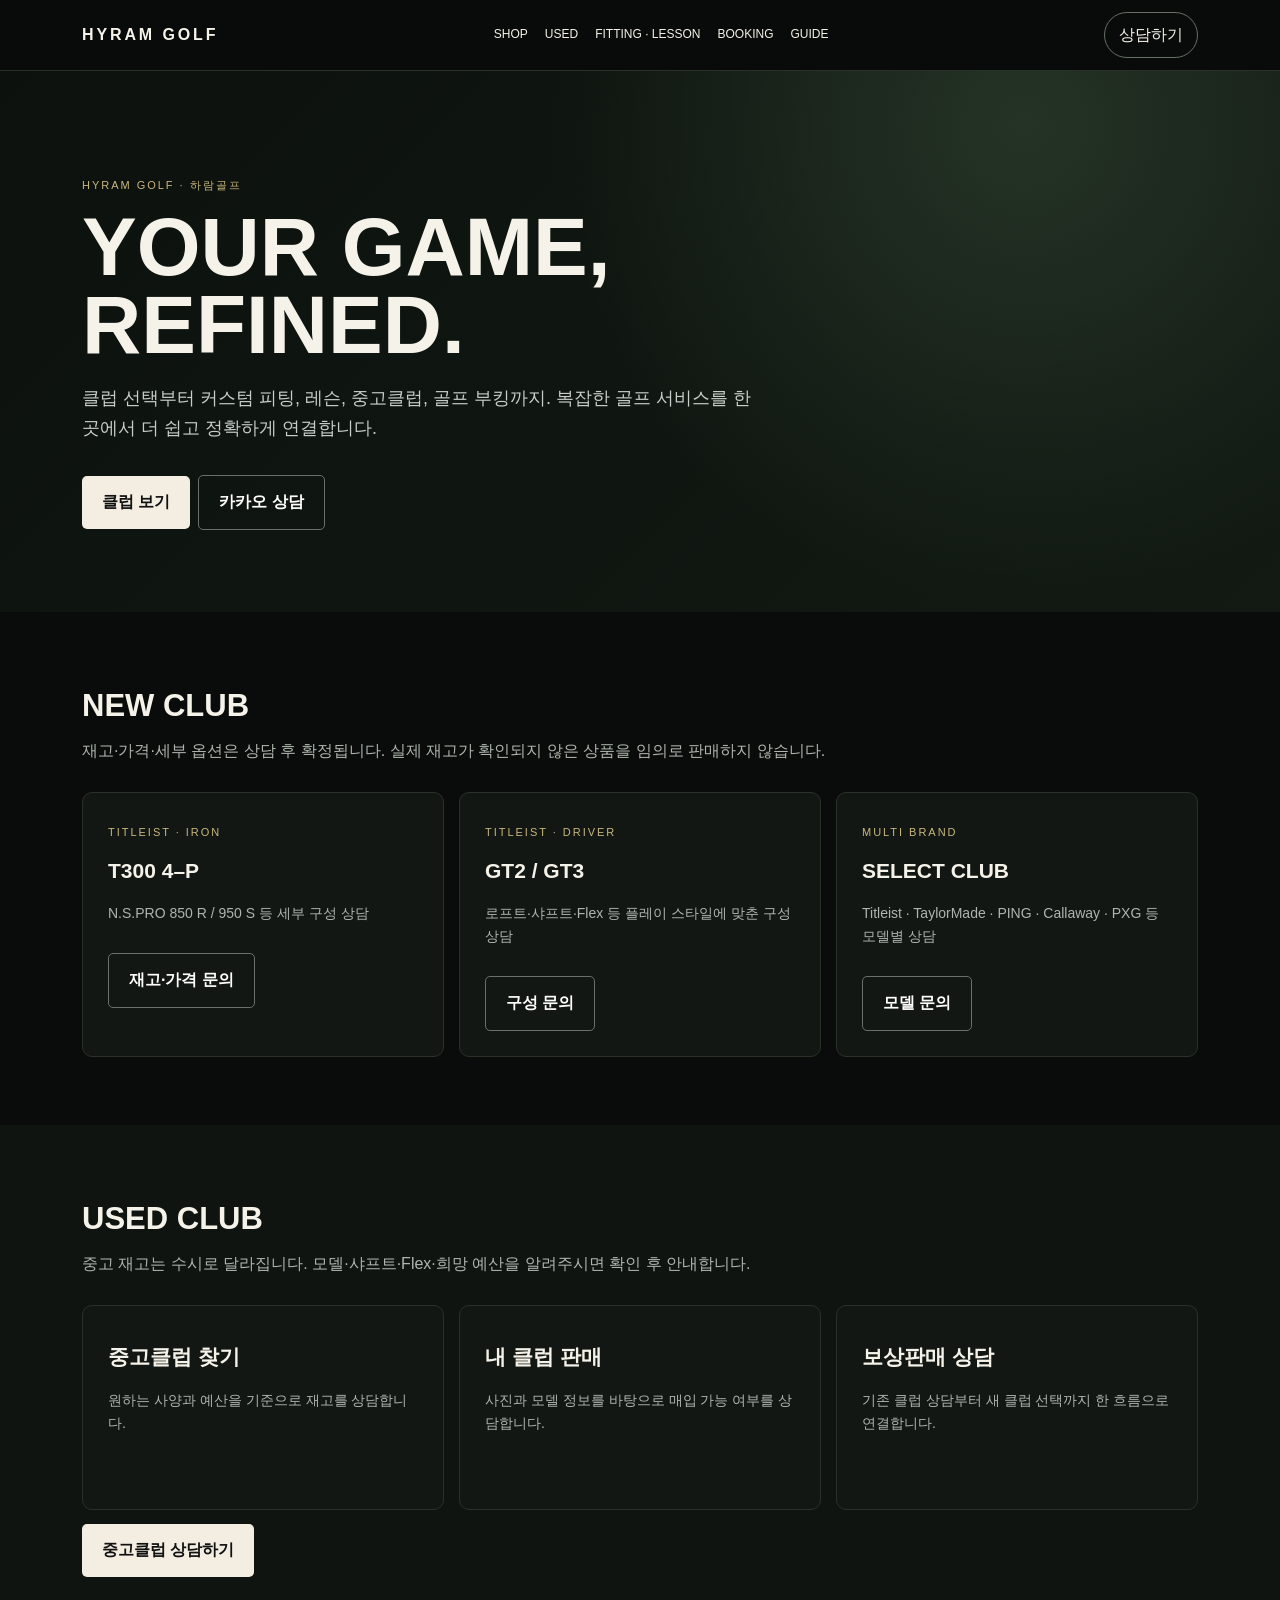
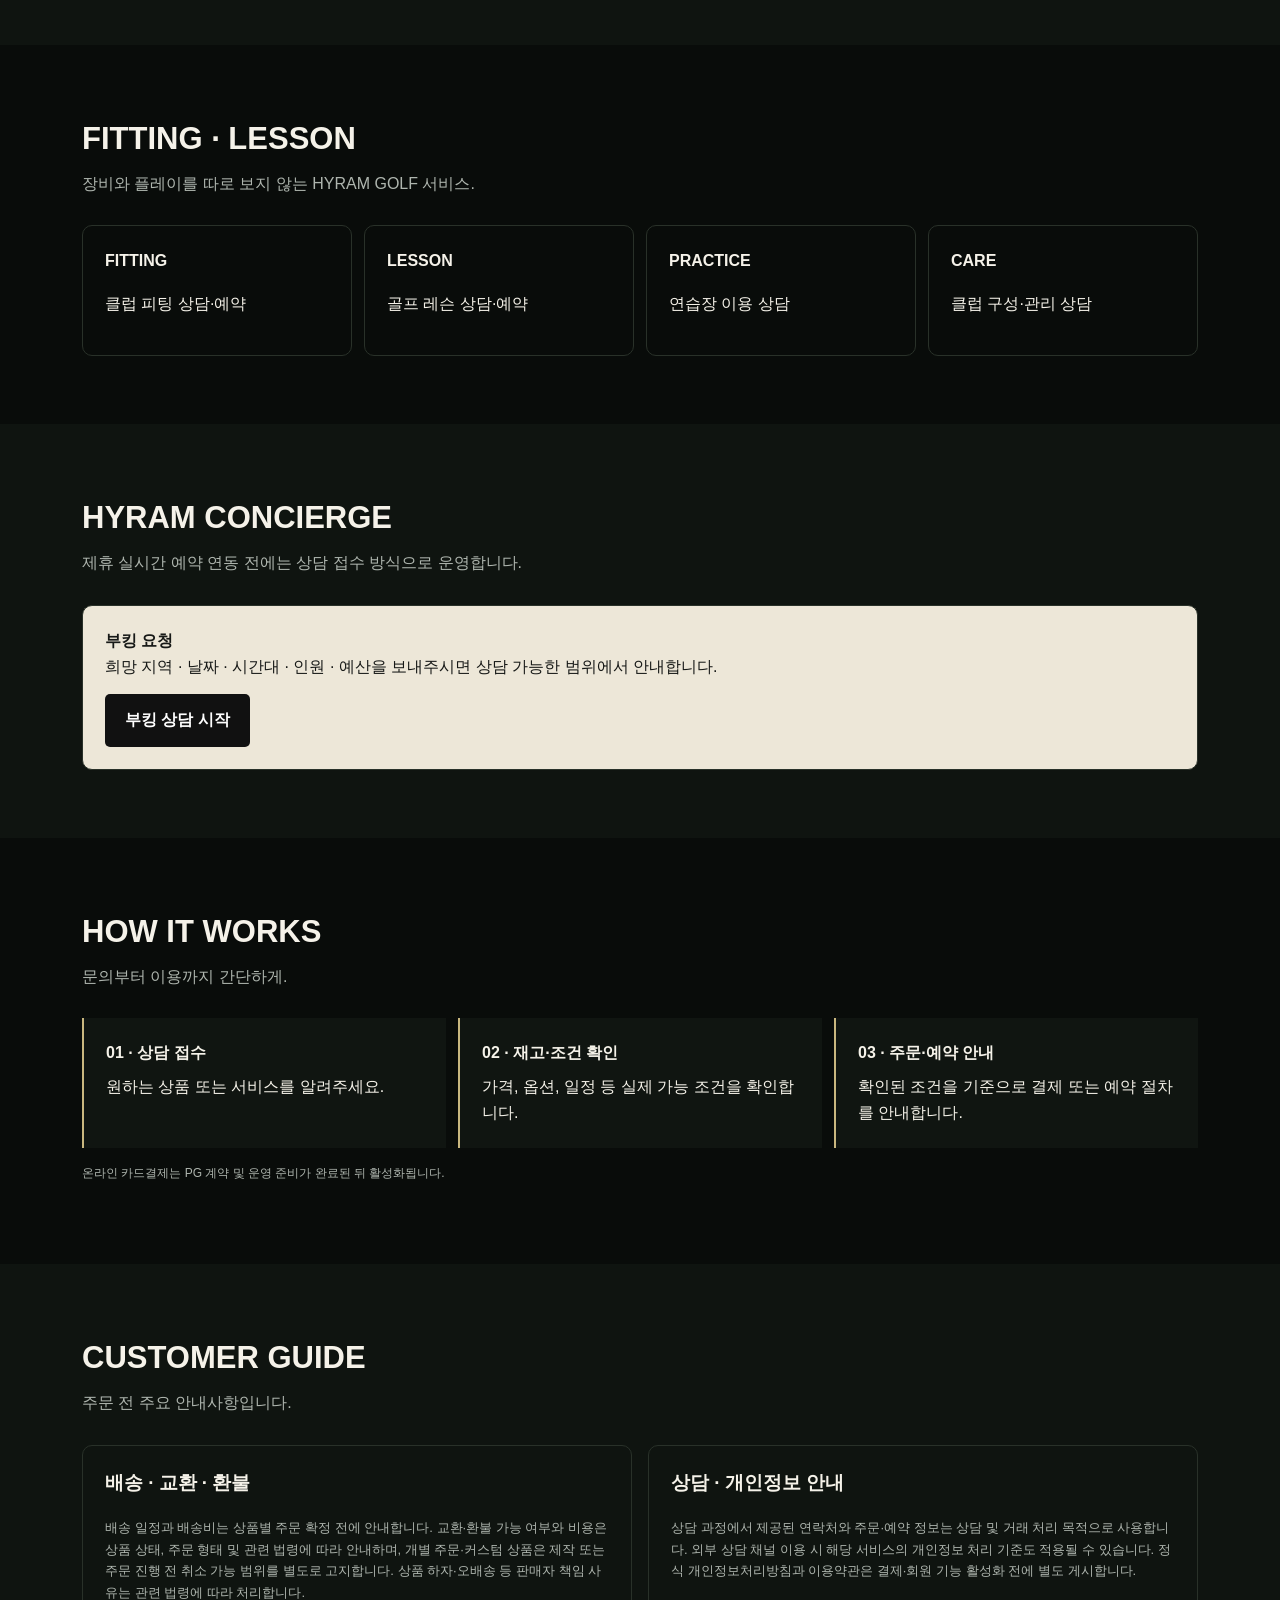
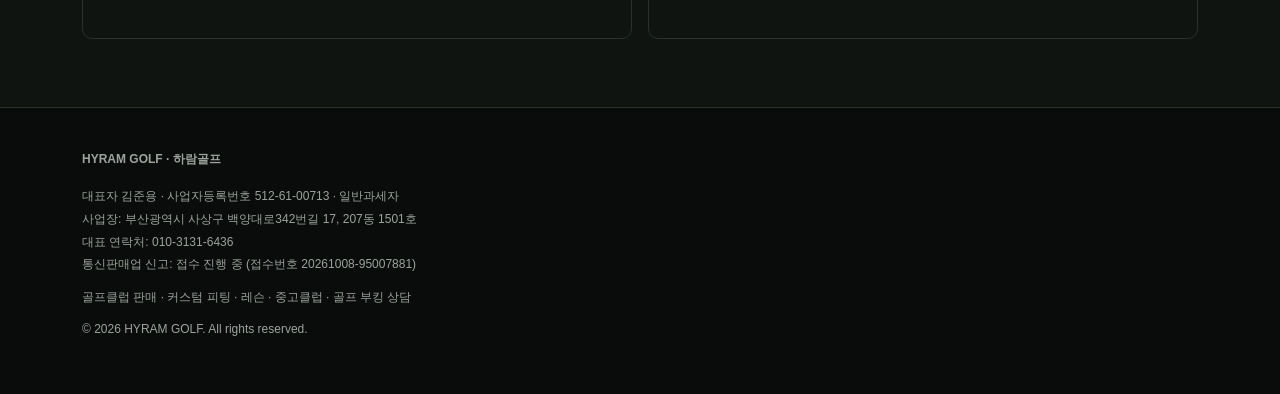
<file: index.html>
<!doctype html>
<html lang="ko"><head><meta charset="utf-8"><meta name="viewport" content="width=device-width,initial-scale=1">
<title>HYRAM GOLF | 하람골프</title>
<meta name="description" content="HYRAM GOLF 하람골프 | 골프클럽 판매, 커스텀 피팅, 레슨, 중고클럽 및 부킹 상담">
<style>
:root{--bg:#090c0a;--panel:#121713;--line:#293129;--text:#f5f2e9;--muted:#aeb5ae;--gold:#c9b77f}
*{box-sizing:border-box}html{scroll-behavior:smooth}body{margin:0;background:var(--bg);color:var(--text);font-family:Arial,"Noto Sans KR",sans-serif;line-height:1.65}a{color:inherit;text-decoration:none}.wrap{max-width:1160px;margin:auto;padding:0 22px}
header{position:sticky;top:0;z-index:20;background:#090c0aee;border-bottom:1px solid var(--line);backdrop-filter:blur(10px)}.nav{min-height:70px;display:flex;align-items:center;justify-content:space-between;gap:18px}.brand{font-weight:900;letter-spacing:.18em}.links{display:flex;gap:17px;font-size:12px}.talk{border:1px solid #667066;padding:9px 14px;border-radius:999px}
.hero{padding:105px 0 82px;background:radial-gradient(circle at 80% 10%,#253326 0,transparent 42%),linear-gradient(135deg,#0c110d,#121a13)}.eyebrow,.tag{color:var(--gold);font-size:11px;letter-spacing:.18em}.hero h1{font-size:clamp(44px,8vw,82px);line-height:.95;margin:14px 0 20px}.hero p{max-width:690px;color:#c8cdc8;font-size:18px}.btn{display:inline-block;margin:14px 8px 0 0;padding:13px 20px;background:#f3eee1;color:#111;font-weight:800;border-radius:5px}.btn.alt{background:transparent;color:#fff;border:1px solid #687168}
.section{padding:68px 0}.section.alt{background:#0f1410}.section h2{font-size:31px;margin:0 0 7px}.sub{color:var(--muted);margin:0 0 28px}.grid{display:grid;grid-template-columns:repeat(3,1fr);gap:15px}.card{background:var(--panel);border:1px solid var(--line);padding:25px;min-height:205px;border-radius:10px}.card h3{margin:9px 0;font-size:21px}.card p{color:var(--muted);font-size:14px}.service{display:grid;grid-template-columns:repeat(4,1fr);gap:12px}.service div,.notice{border:1px solid var(--line);padding:22px;border-radius:10px}.notice{background:#ede7d8;color:#171917}.notice .btn{background:#111;color:#fff}
.steps{display:grid;grid-template-columns:repeat(3,1fr);gap:12px}.step{padding:22px;border-left:2px solid var(--gold);background:#101511}.step b{display:block;margin-bottom:7px}
.policy{display:grid;grid-template-columns:1fr 1fr;gap:16px}.policy article{padding:22px;border:1px solid var(--line);border-radius:10px}.policy h3{margin-top:0}.policy p{color:var(--muted);font-size:13px}
.footer{padding:42px 0;border-top:1px solid var(--line);color:#9da39d;font-size:12px}.biz{margin-top:15px;line-height:1.9}.warn{font-size:12px;color:#aeb5ae;margin-top:16px}
@media(max-width:780px){.links{display:none}.grid,.service,.steps,.policy{grid-template-columns:1fr}.hero{padding:72px 0 58px}.hero p{font-size:16px}.nav{min-height:62px}.card{min-height:0}}
</style></head><body>
<header><div class="wrap nav"><a class="brand" href="#">HYRAM GOLF</a><nav class="links"><a href="#shop">SHOP</a><a href="#used">USED</a><a href="#service">FITTING · LESSON</a><a href="#booking">BOOKING</a><a href="#guide">GUIDE</a></nav><a class="talk" href="https://open.kakao.com/o/gaQIRfSi" target="_blank" rel="noopener">상담하기</a></div></header>
<main>
<section class="hero"><div class="wrap"><div class="eyebrow">HYRAM GOLF · 하람골프</div><h1>YOUR GAME,<br>REFINED.</h1><p>클럽 선택부터 커스텀 피팅, 레슨, 중고클럽, 골프 부킹까지. 복잡한 골프 서비스를 한 곳에서 더 쉽고 정확하게 연결합니다.</p><a class="btn" href="#shop">클럽 보기</a><a class="btn alt" href="https://open.kakao.com/o/gaQIRfSi" target="_blank" rel="noopener">카카오 상담</a></div></section>

<section id="shop" class="section"><div class="wrap"><h2>NEW CLUB</h2><p class="sub">재고·가격·세부 옵션은 상담 후 확정됩니다. 실제 재고가 확인되지 않은 상품을 임의로 판매하지 않습니다.</p><div class="grid">
<div class="card"><span class="tag">TITLEIST · IRON</span><h3>T300 4–P</h3><p>N.S.PRO 850 R / 950 S 등 세부 구성 상담</p><a class="btn alt" href="https://open.kakao.com/o/gaQIRfSi">재고·가격 문의</a></div>
<div class="card"><span class="tag">TITLEIST · DRIVER</span><h3>GT2 / GT3</h3><p>로프트·샤프트·Flex 등 플레이 스타일에 맞춘 구성 상담</p><a class="btn alt" href="https://open.kakao.com/o/gaQIRfSi">구성 문의</a></div>
<div class="card"><span class="tag">MULTI BRAND</span><h3>SELECT CLUB</h3><p>Titleist · TaylorMade · PING · Callaway · PXG 등 모델별 상담</p><a class="btn alt" href="https://open.kakao.com/o/gaQIRfSi">모델 문의</a></div>
</div></div></section>

<section id="used" class="section alt"><div class="wrap"><h2>USED CLUB</h2><p class="sub">중고 재고는 수시로 달라집니다. 모델·샤프트·Flex·희망 예산을 알려주시면 확인 후 안내합니다.</p><div class="grid">
<div class="card"><h3>중고클럽 찾기</h3><p>원하는 사양과 예산을 기준으로 재고를 상담합니다.</p></div>
<div class="card"><h3>내 클럽 판매</h3><p>사진과 모델 정보를 바탕으로 매입 가능 여부를 상담합니다.</p></div>
<div class="card"><h3>보상판매 상담</h3><p>기존 클럽 상담부터 새 클럽 선택까지 한 흐름으로 연결합니다.</p></div>
</div><a class="btn" href="https://open.kakao.com/o/gaQIRfSi">중고클럽 상담하기</a></div></section>

<section id="service" class="section"><div class="wrap"><h2>FITTING · LESSON</h2><p class="sub">장비와 플레이를 따로 보지 않는 HYRAM GOLF 서비스.</p><div class="service"><div><b>FITTING</b><p>클럽 피팅 상담·예약</p></div><div><b>LESSON</b><p>골프 레슨 상담·예약</p></div><div><b>PRACTICE</b><p>연습장 이용 상담</p></div><div><b>CARE</b><p>클럽 구성·관리 상담</p></div></div></div></section>

<section id="booking" class="section alt"><div class="wrap"><h2>HYRAM CONCIERGE</h2><p class="sub">제휴 실시간 예약 연동 전에는 상담 접수 방식으로 운영합니다.</p><div class="notice"><b>부킹 요청</b><br>희망 지역 · 날짜 · 시간대 · 인원 · 예산을 보내주시면 상담 가능한 범위에서 안내합니다.<br><a class="btn" href="https://open.kakao.com/o/gaQIRfSi">부킹 상담 시작</a></div></div></section>

<section class="section"><div class="wrap"><h2>HOW IT WORKS</h2><p class="sub">문의부터 이용까지 간단하게.</p><div class="steps"><div class="step"><b>01 · 상담 접수</b>원하는 상품 또는 서비스를 알려주세요.</div><div class="step"><b>02 · 재고·조건 확인</b>가격, 옵션, 일정 등 실제 가능 조건을 확인합니다.</div><div class="step"><b>03 · 주문·예약 안내</b>확인된 조건을 기준으로 결제 또는 예약 절차를 안내합니다.</div></div><p class="warn">온라인 카드결제는 PG 계약 및 운영 준비가 완료된 뒤 활성화됩니다.</p></div></section>

<section id="guide" class="section alt"><div class="wrap"><h2>CUSTOMER GUIDE</h2><p class="sub">주문 전 주요 안내사항입니다.</p><div class="policy">
<article><h3>배송 · 교환 · 환불</h3><p>배송 일정과 배송비는 상품별 주문 확정 전에 안내합니다. 교환·환불 가능 여부와 비용은 상품 상태, 주문 형태 및 관련 법령에 따라 안내하며, 개별 주문·커스텀 상품은 제작 또는 주문 진행 전 취소 가능 범위를 별도로 고지합니다. 상품 하자·오배송 등 판매자 책임 사유는 관련 법령에 따라 처리합니다.</p></article>
<article><h3>상담 · 개인정보 안내</h3><p>상담 과정에서 제공된 연락처와 주문·예약 정보는 상담 및 거래 처리 목적으로 사용합니다. 외부 상담 채널 이용 시 해당 서비스의 개인정보 처리 기준도 적용될 수 있습니다. 정식 개인정보처리방침과 이용약관은 결제·회원 기능 활성화 전에 별도 게시합니다.</p></article>
</div></div></section>
</main>
<footer class="footer"><div class="wrap"><b>HYRAM GOLF · 하람골프</b><div class="biz">대표자 김준용 · 사업자등록번호 512-61-00713 · 일반과세자<br>사업장: 부산광역시 사상구 백양대로342번길 17, 207동 1501호<br>대표 연락처: 010-3131-6436<br>통신판매업 신고: 접수 진행 중 (접수번호 20261008-95007881)</div><p>골프클럽 판매 · 커스텀 피팅 · 레슨 · 중고클럽 · 골프 부킹 상담</p><p>© 2026 HYRAM GOLF. All rights reserved.</p></div></footer>
</body></html>
</file>
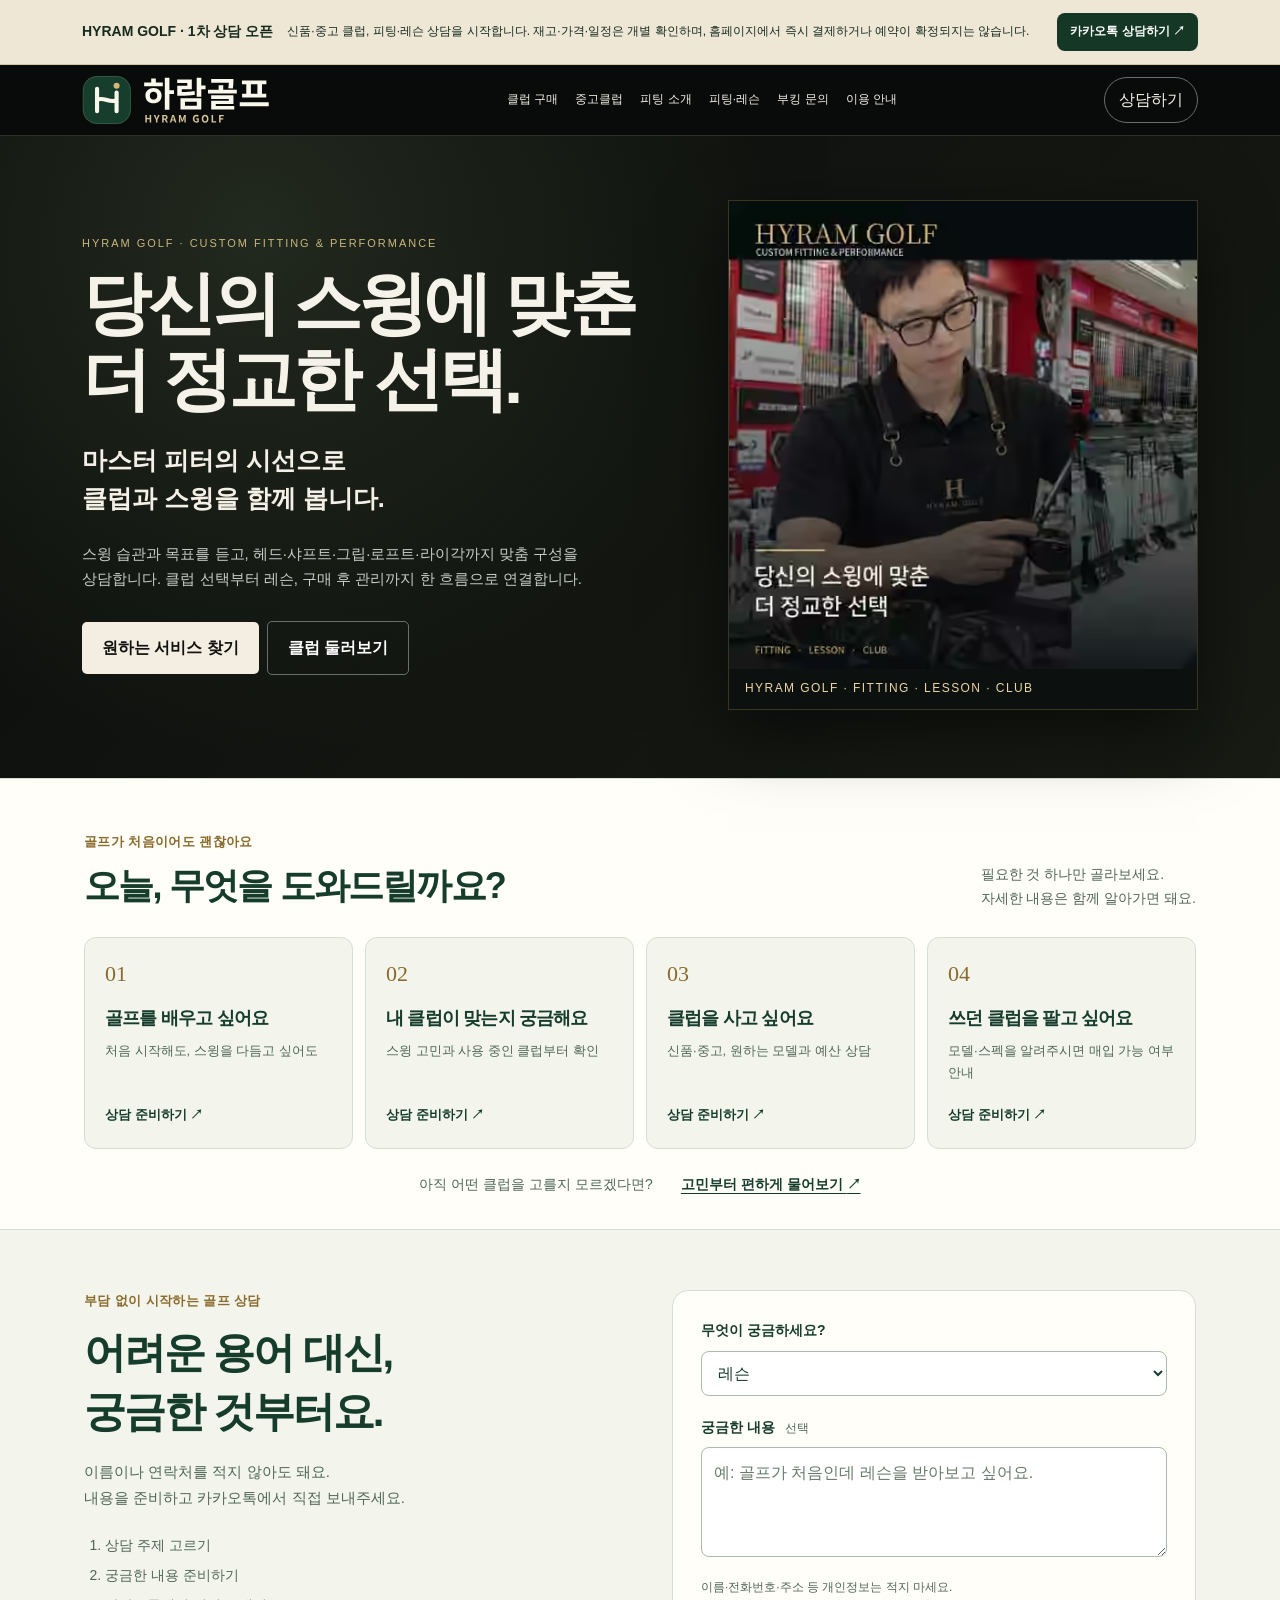
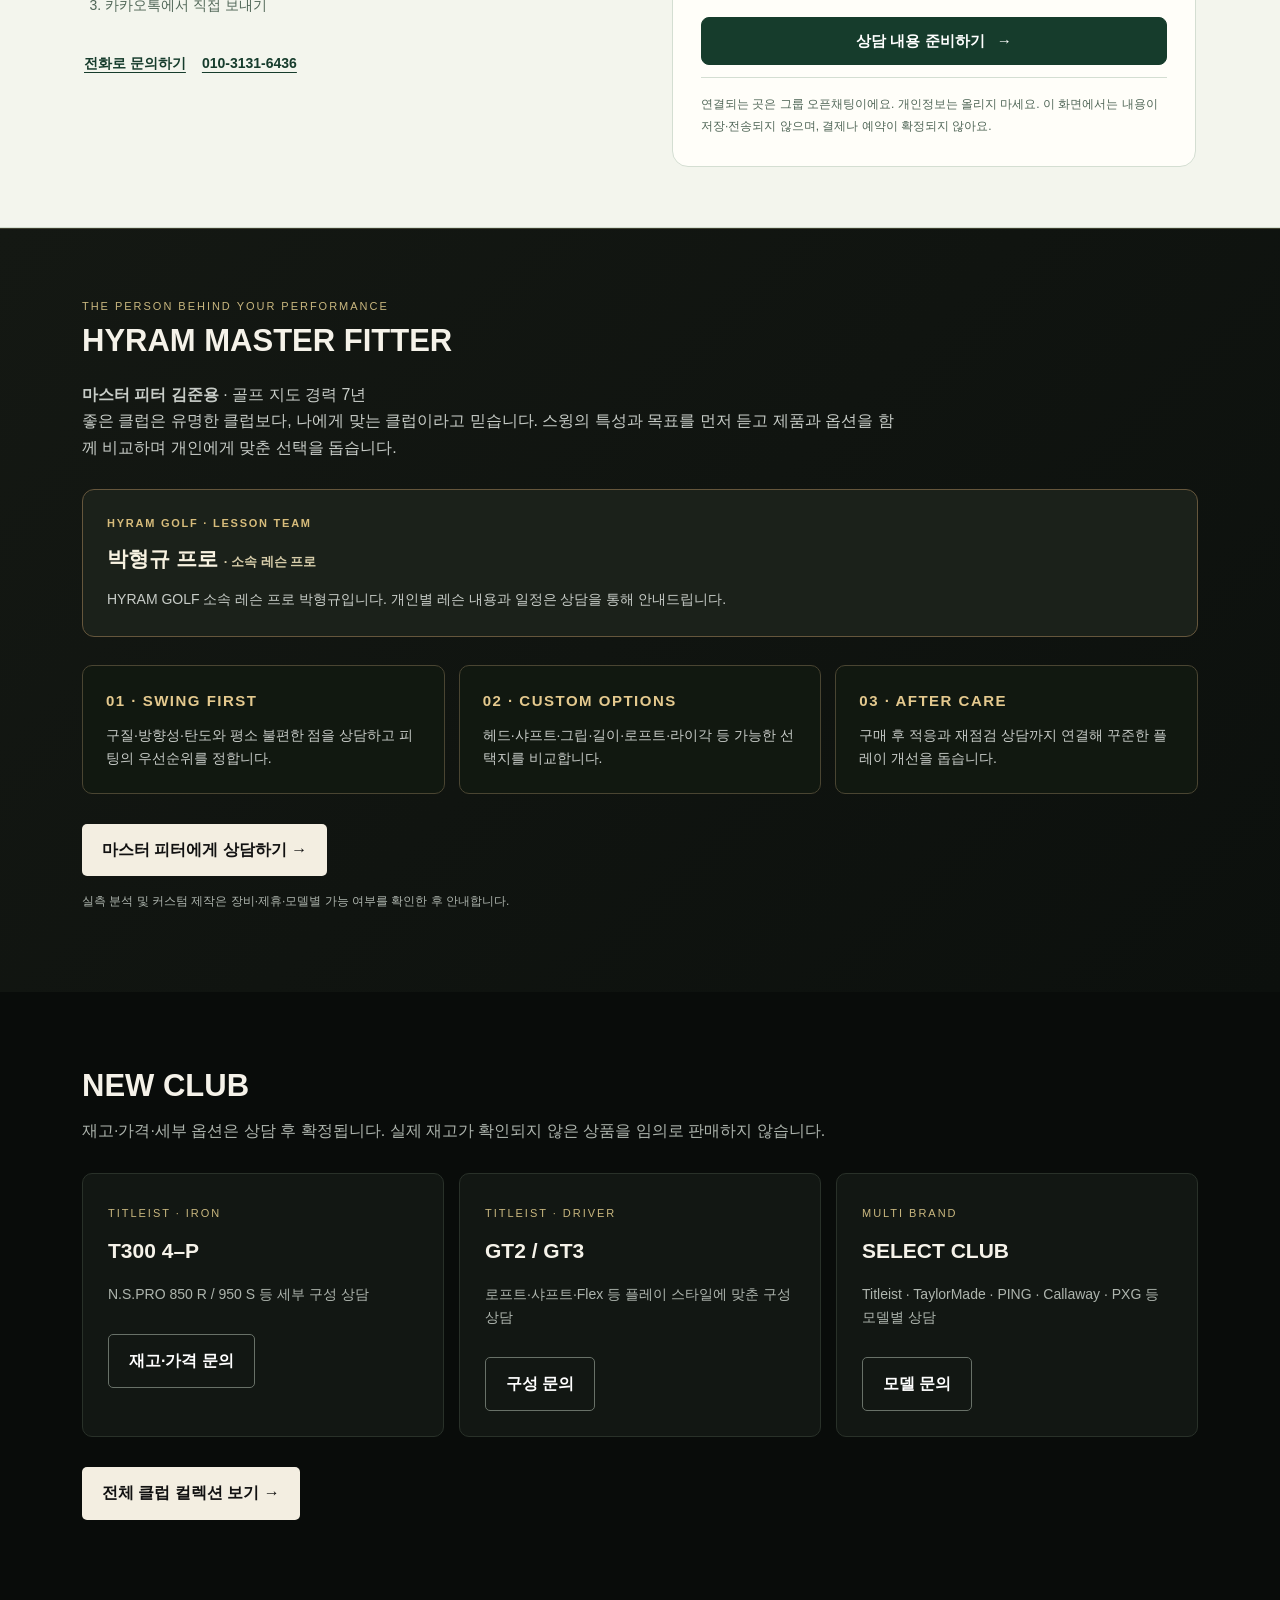
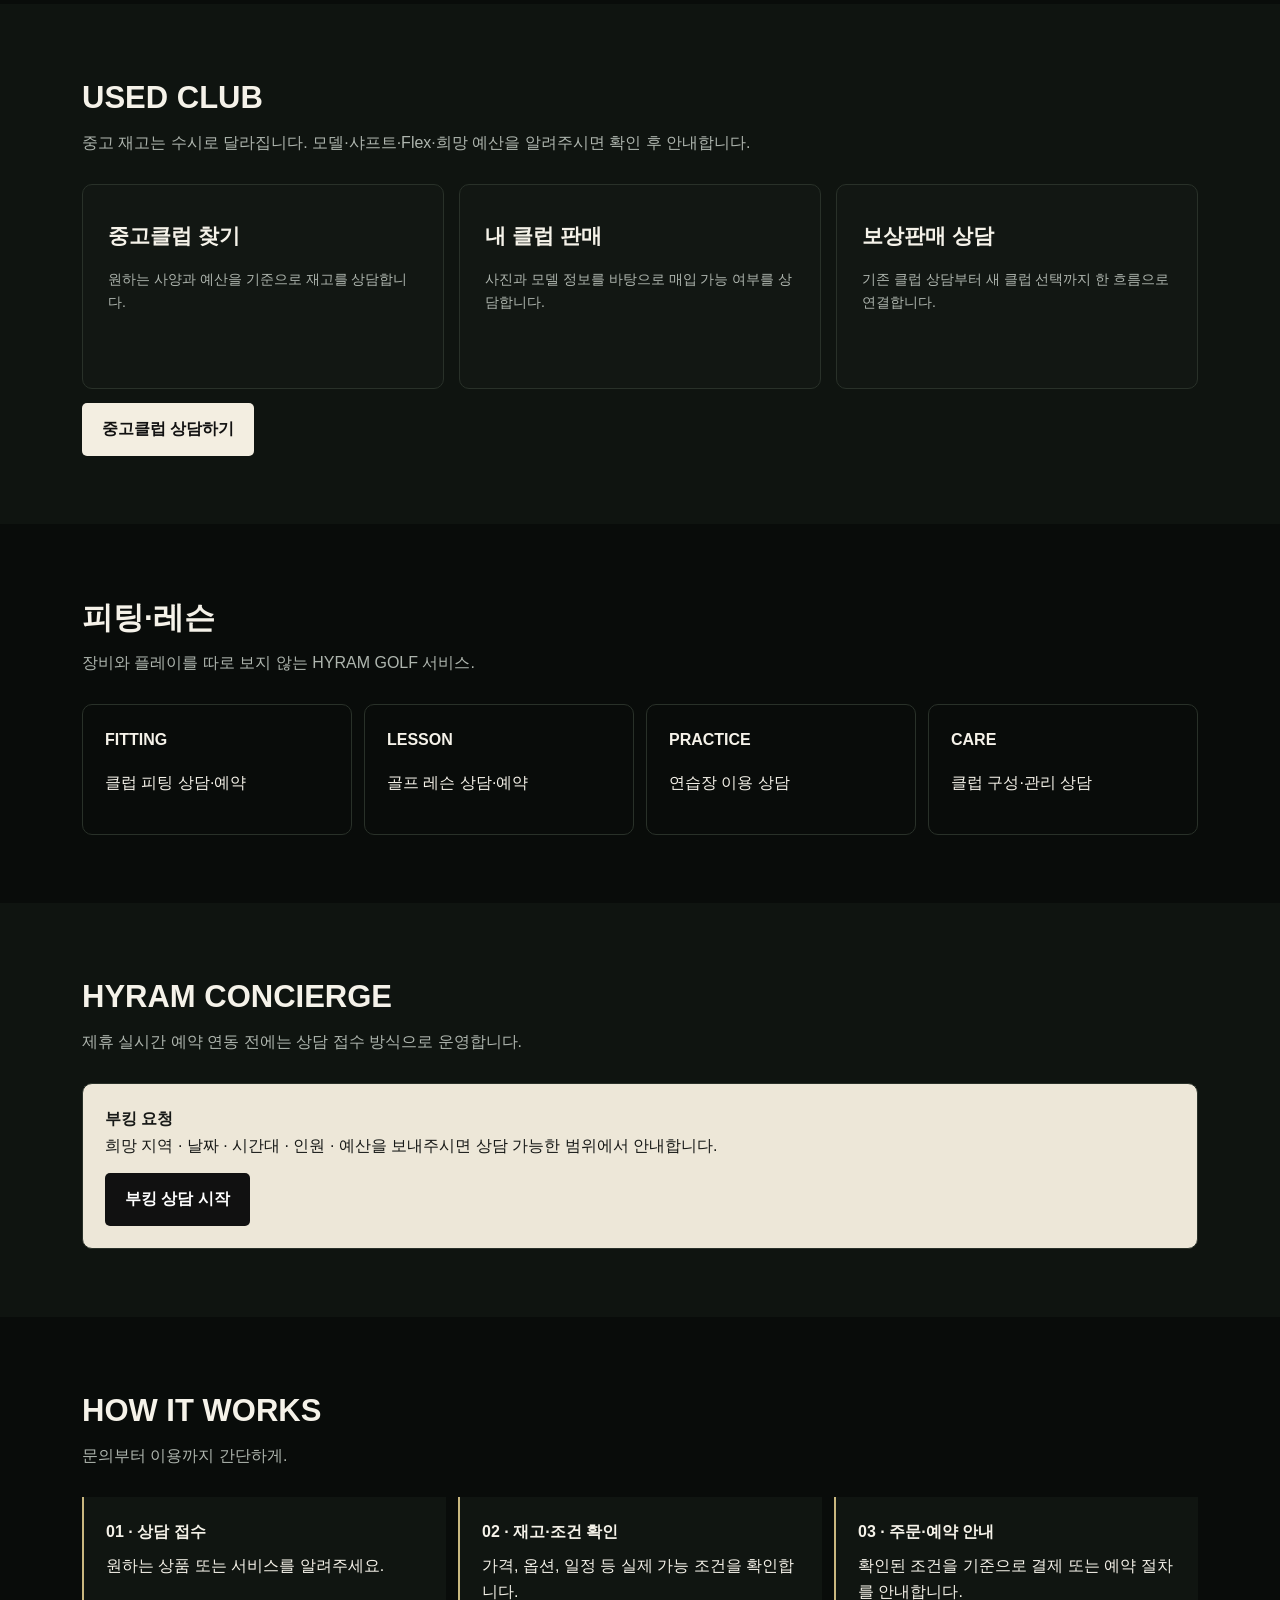
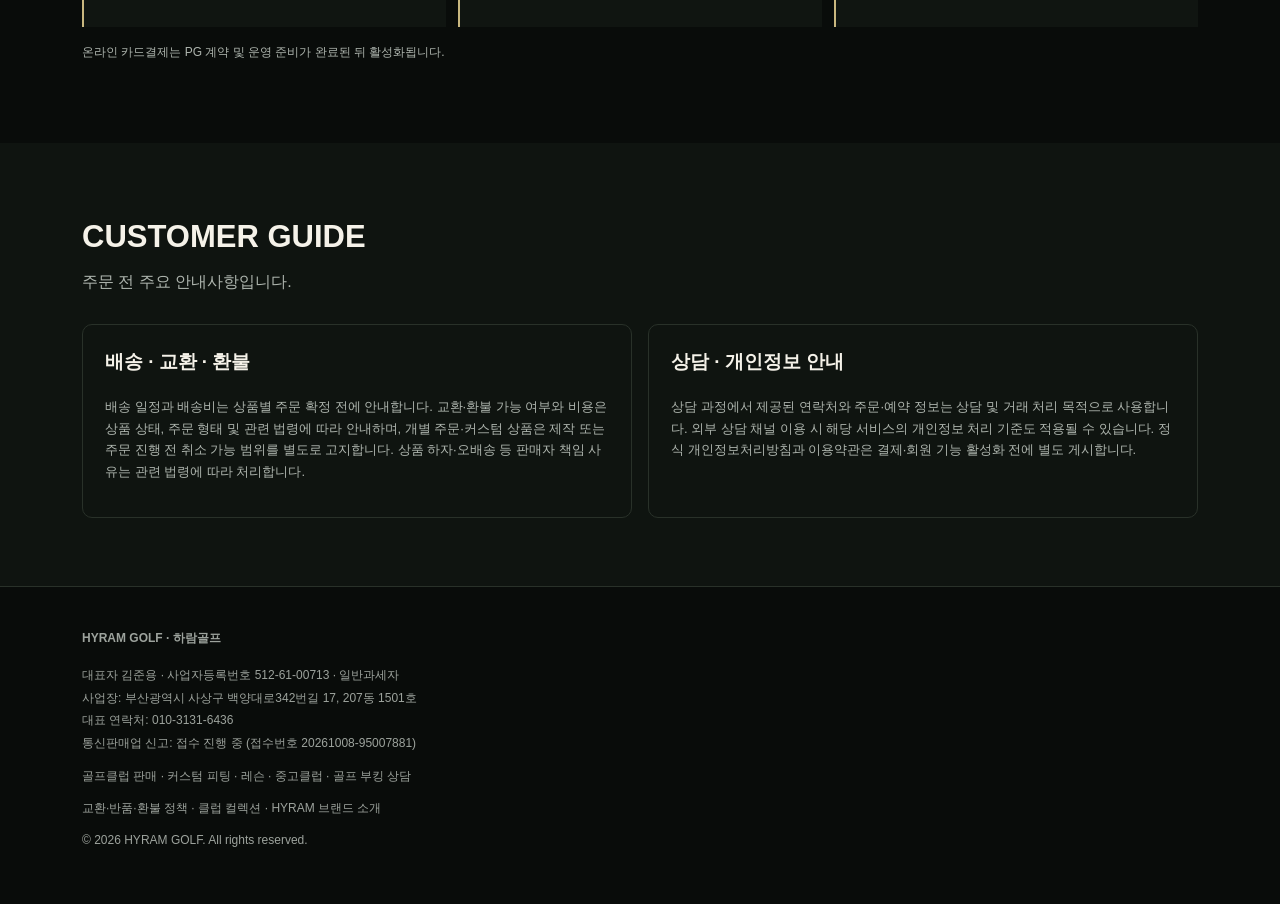
<file: web/index.html>
<!doctype html>
<!-- HYRAM Pages publish trigger: deploy web/ artifact via GitHub Actions -->
<html lang="ko"><head><meta charset="utf-8"><meta name="viewport" content="width=device-width,initial-scale=1">
<title>HYRAM GOLF | 하람골프</title>
<meta name="description" content="HYRAM GOLF 하람골프 | 골프클럽 판매, 커스텀 피팅, 레슨, 중고클럽 및 부킹 상담">
<style>
:root{--bg:#090c0a;--panel:#121713;--line:#293129;--text:#f5f2e9;--muted:#aeb5ae;--gold:#c9b77f}
*{box-sizing:border-box}html{scroll-behavior:smooth}body{margin:0;background:var(--bg);color:var(--text);font-family:Arial,"Noto Sans KR",sans-serif;line-height:1.65}a{color:inherit;text-decoration:none}.wrap{max-width:1160px;margin:auto;padding:0 22px}
header{position:sticky;top:0;z-index:20;background:#090c0aee;border-bottom:1px solid var(--line);backdrop-filter:blur(10px)}.nav{min-height:70px;display:flex;align-items:center;justify-content:space-between;gap:18px}.brand{font-weight:900;letter-spacing:.18em}.links{display:flex;gap:17px;font-size:12px}.talk{border:1px solid #667066;padding:9px 14px;border-radius:999px}
.hero{padding:105px 0 82px;background:radial-gradient(circle at 80% 10%,#253326 0,transparent 42%),linear-gradient(135deg,#0c110d,#121a13)}.eyebrow,.tag{color:var(--gold);font-size:11px;letter-spacing:.18em}.hero h1{font-size:clamp(44px,8vw,82px);line-height:.95;margin:14px 0 20px}.hero p{max-width:690px;color:#c8cdc8;font-size:18px}.btn{display:inline-block;margin:14px 8px 0 0;padding:13px 20px;background:#f3eee1;color:#111;font-weight:800;border-radius:5px}.btn.alt{background:transparent;color:#fff;border:1px solid #687168}
.section{padding:68px 0}.section.alt{background:#0f1410}.section h2{font-size:31px;margin:0 0 7px}.sub{color:var(--muted);margin:0 0 28px}.grid{display:grid;grid-template-columns:repeat(3,1fr);gap:15px}.card{background:var(--panel);border:1px solid var(--line);padding:25px;min-height:205px;border-radius:10px}.card h3{margin:9px 0;font-size:21px}.card p{color:var(--muted);font-size:14px}.service{display:grid;grid-template-columns:repeat(4,1fr);gap:12px}.service div,.notice{border:1px solid var(--line);padding:22px;border-radius:10px}.notice{background:#ede7d8;color:#171917}.notice .btn{background:#111;color:#fff}
.steps{display:grid;grid-template-columns:repeat(3,1fr);gap:12px}.step{padding:22px;border-left:2px solid var(--gold);background:#101511}.step b{display:block;margin-bottom:7px}
.policy{display:grid;grid-template-columns:1fr 1fr;gap:16px}.policy article{padding:22px;border:1px solid var(--line);border-radius:10px}.policy h3{margin-top:0}.policy p{color:var(--muted);font-size:13px}
.footer{padding:42px 0;border-top:1px solid var(--line);color:#9da39d;font-size:12px}.biz{margin-top:15px;line-height:1.9}.warn{font-size:12px;color:#aeb5ae;margin-top:16px}
@media(max-width:780px){.links{display:none}.grid,.service,.steps,.policy{grid-template-columns:1fr}.hero{padding:72px 0 58px}.hero p{font-size:16px}.nav{min-height:62px}.card{min-height:0}}

/* HYRAM master fitter campaign - responsive hero */
.hero{padding:64px 0 68px;background:radial-gradient(circle at 20% 15%,#22291e 0,transparent 45%),linear-gradient(135deg,#0b0d0b,#171b14)}
.hero-layout{display:grid;grid-template-columns:minmax(0,1fr) minmax(0,470px);align-items:center;gap:42px}
.hero-copy{min-width:0}.hero-copy h1{font-size:clamp(42px,5.4vw,70px);line-height:1.09;letter-spacing:-.055em}
.hero-copy .hero-kicker{color:var(--gold);font-size:12px;font-weight:800;letter-spacing:.16em}
.hero-copy .hero-lead{color:#f4f0e6;font-size:clamp(19px,2.1vw,25px);font-weight:700;line-height:1.5}
.hero-copy .hero-detail{color:#c8cdc8;font-size:15px;max-width:510px}
.hero-image{margin:0;position:relative;isolation:isolate;background:#171713;box-shadow:0 24px 65px #0008;border:1px solid #a58c5140}
.hero-image img{display:block;width:100%;height:auto;aspect-ratio:1;object-fit:cover}
.hero-image figcaption{padding:10px 16px;font-size:12px;letter-spacing:.12em;color:#ead5a4;background:#0c100e}
.fitter-about{border-top:1px solid #3f402f;background:linear-gradient(135deg,#141813,#0c100d)}
.fitter-about .fitter-intro{max-width:820px;color:#c8cdc8}
.fitter-team{margin-top:28px;padding:24px;border:1px solid #65563c;border-radius:12px;background:#1b211a}
.fitter-team .team-label{font-size:11px;letter-spacing:.16em;color:#d7bc7b;font-weight:800}
.fitter-team h3{font-size:21px;margin:10px 0;color:#f8f2e1}
.fitter-team h3 small{font-size:13px;color:#d7cdaa;font-weight:600}
.fitter-team p{font-size:14px;color:#c8cdc8;line-height:1.8;margin:0}
.fitter-metrics{display:grid;grid-template-columns:repeat(3,1fr);gap:14px;margin-top:28px}
.fitter-metrics article{background:#111810;border:1px solid #4a4532;border-radius:10px;padding:23px}
.fitter-metrics strong{display:block;color:#e4c98e;font-size:15px;letter-spacing:.1em}
.fitter-metrics p{font-size:14px;color:#c7cbc7;margin:10px 0 0}
@media(max-width:780px){
 .hero{padding:42px 0 56px}.hero-layout{grid-template-columns:1fr;gap:24px}
 .hero-copy h1{font-size:clamp(38px,11vw,56px)}.hero-copy .hero-lead{font-size:20px}
 .hero-image{max-width:540px;width:100%;justify-self:center}
 .fitter-metrics{grid-template-columns:1fr}
 .hero-copy .btn{padding:12px 15px;margin-top:11px;font-size:14px}
}

/* Consultation-first soft opening */
.soft-open{background:#eee7d6;color:#172b1d;border-bottom:1px solid #d3c4a4}
.soft-open .wrap{display:flex;align-items:center;justify-content:space-between;gap:16px;padding-top:13px;padding-bottom:13px}
.soft-open-copy{display:flex;flex-wrap:wrap;align-items:center;gap:8px 14px}
.soft-open strong{font-size:14px}
.soft-open span{font-size:12px;line-height:1.6}
.soft-open a{white-space:nowrap;background:#153725;color:white;text-decoration:none;border-radius:8px;padding:9px 13px;font-size:12px;font-weight:700}
.soft-open a:focus-visible{outline:3px solid #b08f41;outline-offset:3px}
@media(max-width:780px){.soft-open .wrap{align-items:flex-start;flex-direction:column;gap:10px}.soft-open a{padding:10px 14px}}
.brand{display:inline-flex;align-items:center;flex-shrink:0}.brand img{display:block;width:clamp(175px,24vw,218px);height:auto}@media(max-width:780px){.brand img{width:174px}}</style><link rel="stylesheet" href="customer-entry.css">
<script src="customer-entry.js" defer></script>
<link rel="icon" href="images/hyram-friendly-mark.svg" type="image/svg+xml">
</head><body>

<div class="soft-open" aria-label="하이람 골프 상담 운영 안내"><div class="wrap">
  <div class="soft-open-copy"><strong>HYRAM GOLF · 1차 상담 오픈</strong><span>신품·중고 클럽, 피팅·레슨 상담을 시작합니다. 재고·가격·일정은 개별 확인하며, 홈페이지에서 즉시 결제하거나 예약이 확정되지는 않습니다.</span></div>
  <a href="https://open.kakao.com/o/gaQIRfSi" target="_blank" rel="noopener noreferrer">카카오톡 상담하기 ↗</a>
</div></div>
<header><div class="wrap nav"><a class="brand" href="./" aria-label="HYRAM GOLF 홈"><img src="images/hyram-signature.svg" width="218" height="60" alt="하람골프 · HYRAM GOLF" decoding="async"></a><nav class="links"><a href="shop.html">클럽 구매</a><a href="#used">중고클럽</a><a href="#master-fitter">피팅 소개</a><a href="#service">피팅·레슨</a><a href="#booking">부킹 문의</a><a href="#guide">이용 안내</a></nav><a class="talk" href="https://open.kakao.com/o/gaQIRfSi" target="_blank" rel="noopener">상담하기</a></div></header>
<main id="main-content" tabindex="-1">
<section class="hero" aria-labelledby="hero-title"><div class="wrap hero-layout">
<div class="hero-copy"><div class="eyebrow">HYRAM GOLF · CUSTOM FITTING &amp; PERFORMANCE</div>
<h1 id="hero-title">당신의 스윙에 맞춘<br>더 정교한 선택.</h1>
<p class="hero-lead">마스터 피터의 시선으로<br>클럽과 스윙을 함께 봅니다.</p>
<p class="hero-detail">스윙 습관과 목표를 듣고, 헤드·샤프트·그립·로프트·라이각까지 맞춤 구성을 상담합니다. 클럽 선택부터 레슨, 구매 후 관리까지 한 흐름으로 연결합니다.</p>
<a class="btn" data-customer-start href="#service">원하는 서비스 찾기</a><a class="btn alt" href="shop.html">클럽 둘러보기</a></div>
<figure class="hero-image"><img src="images/hyram-fitter-campaign.avif" width="512" height="512" fetchpriority="high" decoding="async" alt="HYRAM GOLF 피팅 전문가가 골프 클럽을 점검하는 맞춤 피팅 캠페인 이미지"><figcaption>HYRAM GOLF · FITTING · LESSON · CLUB</figcaption></figure>
</div></section>

<section id="master-fitter" class="section fitter-about" aria-labelledby="fitter-title"><div class="wrap">
<div class="eyebrow">THE PERSON BEHIND YOUR PERFORMANCE</div>
<h2 id="fitter-title">HYRAM MASTER FITTER</h2>
<p class="fitter-intro"><strong>마스터 피터 김준용</strong> · 골프 지도 경력 7년<br>좋은 클럽은 유명한 클럽보다, 나에게 맞는 클럽이라고 믿습니다. 스윙의 특성과 목표를 먼저 듣고 제품과 옵션을 함께 비교하며 개인에게 맞춘 선택을 돕습니다.</p>
<div class="fitter-team" id="lesson-pro" aria-labelledby="lesson-pro-heading"><div class="team-label">HYRAM GOLF · LESSON TEAM</div><h3 id="lesson-pro-heading">박형규 프로 <small>· 소속 레슨 프로</small></h3><p>HYRAM GOLF 소속 레슨 프로 박형규입니다. 개인별 레슨 내용과 일정은 상담을 통해 안내드립니다.</p></div>
<div class="fitter-metrics">
<article><strong>01 · SWING FIRST</strong><p>구질·방향성·탄도와 평소 불편한 점을 상담하고 피팅의 우선순위를 정합니다.</p></article>
<article><strong>02 · CUSTOM OPTIONS</strong><p>헤드·샤프트·그립·길이·로프트·라이각 등 가능한 선택지를 비교합니다.</p></article>
<article><strong>03 · AFTER CARE</strong><p>구매 후 적응과 재점검 상담까지 연결해 꾸준한 플레이 개선을 돕습니다.</p></article>
</div>
<p><a class="btn" href="https://open.kakao.com/o/gaQIRfSi" target="_blank" rel="noopener noreferrer">마스터 피터에게 상담하기 →</a></p>
<p class="warn">실측 분석 및 커스텀 제작은 장비·제휴·모델별 가능 여부를 확인한 후 안내합니다.</p>
</div></section>

<section id="shop" class="section"><div class="wrap"><h2>NEW CLUB</h2><p class="sub">재고·가격·세부 옵션은 상담 후 확정됩니다. 실제 재고가 확인되지 않은 상품을 임의로 판매하지 않습니다.</p><div class="grid">
<div class="card"><span class="tag">TITLEIST · IRON</span><h3>T300 4–P</h3><p>N.S.PRO 850 R / 950 S 등 세부 구성 상담</p><a class="btn alt" href="https://open.kakao.com/o/gaQIRfSi">재고·가격 문의</a></div>
<div class="card"><span class="tag">TITLEIST · DRIVER</span><h3>GT2 / GT3</h3><p>로프트·샤프트·Flex 등 플레이 스타일에 맞춘 구성 상담</p><a class="btn alt" href="https://open.kakao.com/o/gaQIRfSi">구성 문의</a></div>
<div class="card"><span class="tag">MULTI BRAND</span><h3>SELECT CLUB</h3><p>Titleist · TaylorMade · PING · Callaway · PXG 등 모델별 상담</p><a class="btn alt" href="https://open.kakao.com/o/gaQIRfSi">모델 문의</a></div>
</div><p><a class="btn" href="shop.html">전체 클럽 컬렉션 보기 →</a></p></div></section>

<section id="used" class="section alt"><div class="wrap"><h2>USED CLUB</h2><p class="sub">중고 재고는 수시로 달라집니다. 모델·샤프트·Flex·희망 예산을 알려주시면 확인 후 안내합니다.</p><div class="grid">
<div class="card"><h3>중고클럽 찾기</h3><p>원하는 사양과 예산을 기준으로 재고를 상담합니다.</p></div>
<div class="card"><h3>내 클럽 판매</h3><p>사진과 모델 정보를 바탕으로 매입 가능 여부를 상담합니다.</p></div>
<div class="card"><h3>보상판매 상담</h3><p>기존 클럽 상담부터 새 클럽 선택까지 한 흐름으로 연결합니다.</p></div>
</div><a class="btn" href="https://open.kakao.com/o/gaQIRfSi">중고클럽 상담하기</a></div></section>

<section id="service" class="section"><div class="wrap"><h2>피팅·레슨</h2><p class="sub">장비와 플레이를 따로 보지 않는 HYRAM GOLF 서비스.</p><div class="service"><div><b>FITTING</b><p>클럽 피팅 상담·예약</p></div><div><b>LESSON</b><p>골프 레슨 상담·예약</p></div><div><b>PRACTICE</b><p>연습장 이용 상담</p></div><div><b>CARE</b><p>클럽 구성·관리 상담</p></div></div></div></section>

<section id="booking" class="section alt"><div class="wrap"><h2>HYRAM CONCIERGE</h2><p class="sub">제휴 실시간 예약 연동 전에는 상담 접수 방식으로 운영합니다.</p><div class="notice"><b>부킹 요청</b><br>희망 지역 · 날짜 · 시간대 · 인원 · 예산을 보내주시면 상담 가능한 범위에서 안내합니다.<br><a class="btn" href="https://open.kakao.com/o/gaQIRfSi">부킹 상담 시작</a></div></div></section>

<section class="section"><div class="wrap"><h2>HOW IT WORKS</h2><p class="sub">문의부터 이용까지 간단하게.</p><div class="steps"><div class="step"><b>01 · 상담 접수</b>원하는 상품 또는 서비스를 알려주세요.</div><div class="step"><b>02 · 재고·조건 확인</b>가격, 옵션, 일정 등 실제 가능 조건을 확인합니다.</div><div class="step"><b>03 · 주문·예약 안내</b>확인된 조건을 기준으로 결제 또는 예약 절차를 안내합니다.</div></div><p class="warn">온라인 카드결제는 PG 계약 및 운영 준비가 완료된 뒤 활성화됩니다.</p></div></section>

<section id="guide" class="section alt"><div class="wrap"><h2>CUSTOMER GUIDE</h2><p class="sub">주문 전 주요 안내사항입니다.</p><div class="policy">
<article><h3>배송 · 교환 · 환불</h3><p>배송 일정과 배송비는 상품별 주문 확정 전에 안내합니다. 교환·환불 가능 여부와 비용은 상품 상태, 주문 형태 및 관련 법령에 따라 안내하며, 개별 주문·커스텀 상품은 제작 또는 주문 진행 전 취소 가능 범위를 별도로 고지합니다. 상품 하자·오배송 등 판매자 책임 사유는 관련 법령에 따라 처리합니다.</p></article>
<article><h3>상담 · 개인정보 안내</h3><p>상담 과정에서 제공된 연락처와 주문·예약 정보는 상담 및 거래 처리 목적으로 사용합니다. 외부 상담 채널 이용 시 해당 서비스의 개인정보 처리 기준도 적용될 수 있습니다. 정식 개인정보처리방침과 이용약관은 결제·회원 기능 활성화 전에 별도 게시합니다.</p></article>
</div></div></section>
</main>
<footer class="footer"><div class="wrap"><b>HYRAM GOLF · 하람골프</b><div class="biz">대표자 김준용 · 사업자등록번호 512-61-00713 · 일반과세자<br>사업장: 부산광역시 사상구 백양대로342번길 17, 207동 1501호<br>대표 연락처: 010-3131-6436<br>통신판매업 신고: 접수 진행 중 (접수번호 20261008-95007881)</div><p>골프클럽 판매 · 커스텀 피팅 · 레슨 · 중고클럽 · 골프 부킹 상담</p><p><a href="refund.html">교환·반품·환불 정책</a> · <a href="shop.html">클럽 컬렉션</a> · <a href="promo.html">HYRAM 브랜드 소개</a></p><p>© 2026 HYRAM GOLF. All rights reserved.</p></div></footer>
</body></html>
</file>
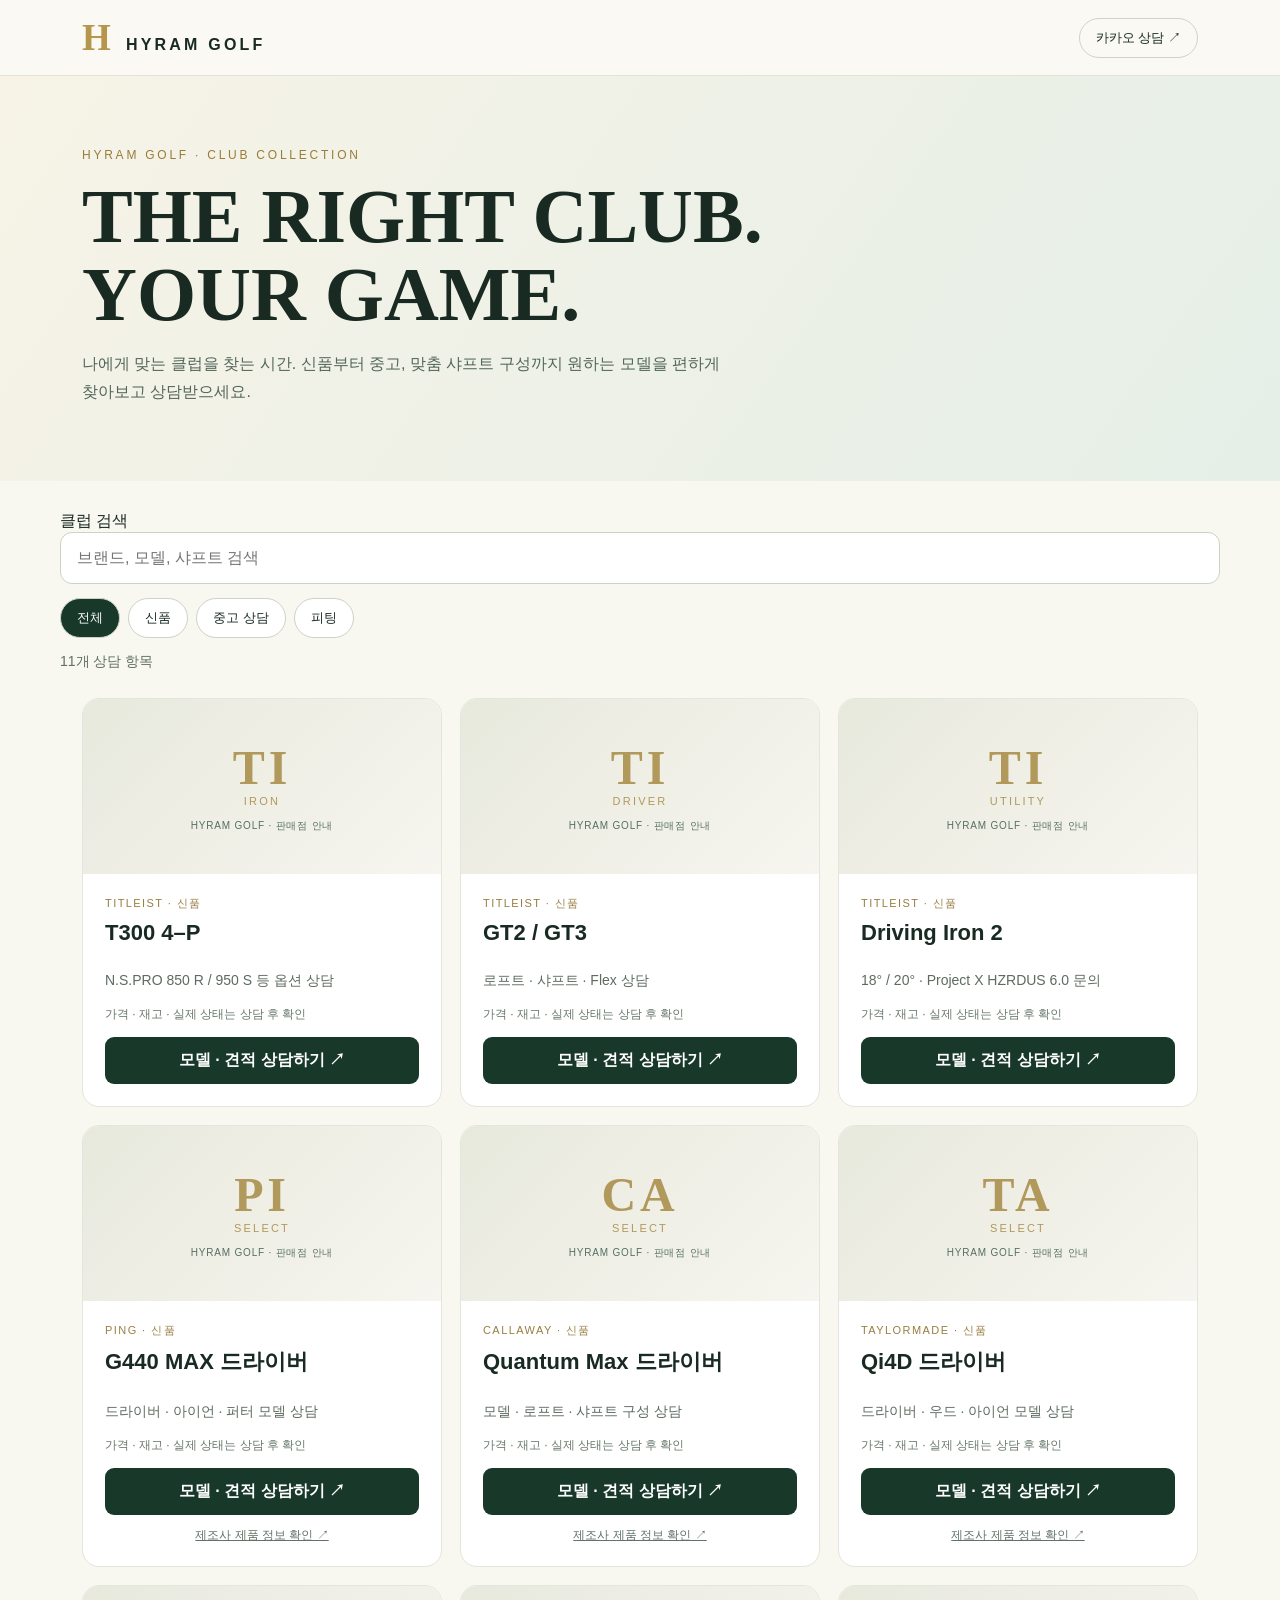
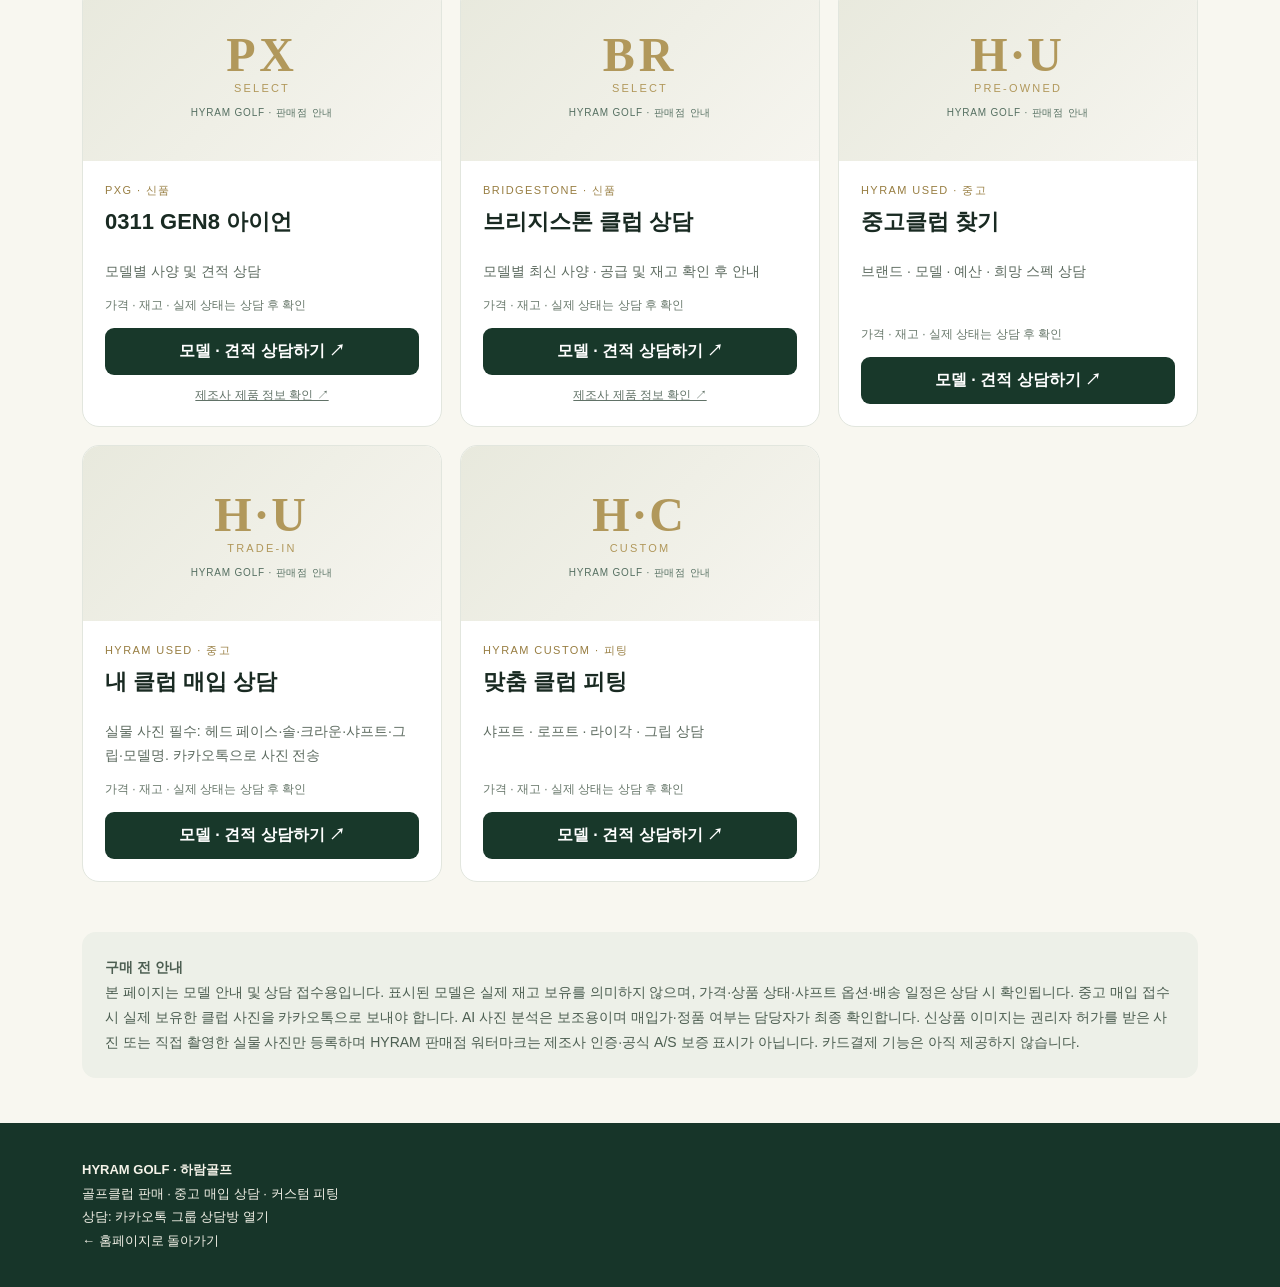
<file: docs/shop.html>
<!doctype html><html lang="ko"><head><meta charset="utf-8"><meta name="viewport" content="width=device-width,initial-scale=1"><title>CLUB COLLECTION | HYRAM GOLF</title><meta name="description" content="HYRAM GOLF 골프클럽 신품·중고 컬렉션과 맞춤 상담"><style>
:root{--green:#18382a;--gold:#b5964b;--cream:#f8f7f0;--ink:#192a22}*{box-sizing:border-box}body{margin:0;background:var(--cream);color:var(--ink);font-family:Arial,'Noto Sans KR',sans-serif}a{color:inherit;text-decoration:none}header{position:sticky;top:0;background:#faf9f4ee;backdrop-filter:blur(12px);border-bottom:1px solid #e1e2d8;z-index:3}.wrap{max-width:1160px;margin:auto;padding:0 22px}.top{min-height:75px;display:flex;align-items:center;justify-content:space-between;gap:12px}.logo{font-weight:900;letter-spacing:.2em}.logo span{font-family:Georgia,serif;font-size:37px;color:var(--gold);margin-right:12px}.pill{border:1px solid #ccd3ca;border-radius:30px;padding:10px 16px;font-size:13px}.hero{padding:72px 0 58px;background:linear-gradient(125deg,#f7f3e7,#e5efe7)}.eyebrow{color:#997c39;letter-spacing:.23em;font-size:12px}.hero h1{font-family:Georgia,serif;font-size:clamp(42px,8vw,76px);line-height:1.03;margin:15px 0}.hero p{max-width:650px;color:#53665a;line-height:1.8}.controls{padding:30px 0 12px}.search{width:100%;padding:16px;border:1px solid #cbd3c9;border-radius:12px;background:white;font-size:16px}.filters{display:flex;flex-wrap:wrap;gap:8px;margin-top:14px}.filter{background:white;border:1px solid #ccd3c9;border-radius:24px;padding:10px 16px;cursor:pointer;color:var(--ink)}.filter[aria-pressed=true]{background:var(--green);color:white}.count{color:#627166;font-size:14px;margin:15px 0}.grid{display:grid;grid-template-columns:repeat(3,1fr);gap:18px;padding-bottom:50px}.card{background:white;border:1px solid #e2e6de;border-radius:17px;overflow:hidden;display:flex;flex-direction:column}.visual{height:175px;background:linear-gradient(135deg,#e8e9dd,#f6f5ef);display:flex;align-items:center;justify-content:center;flex-direction:column;color:#b1985b}.visual strong{font-family:Georgia,serif;font-size:48px;letter-spacing:.08em}.visual small{font-size:11px;letter-spacing:.2em}.detail{padding:22px;display:flex;flex:1;flex-direction:column}.tag{font-size:11px;color:#987e42;letter-spacing:.13em}.detail h2{font-size:22px;margin:9px 0}.detail p{font-size:14px;color:#5d6b60;line-height:1.65}.meta{font-size:12px;color:#68786b;margin:auto 0 14px}.cta{display:block;text-align:center;background:var(--green);color:white;padding:13px;border-radius:9px;font-weight:700}.notice{padding:23px;border-radius:14px;background:#edf0e8;margin-bottom:45px;color:#4c5e51;line-height:1.8;font-size:14px}footer{background:#173529;color:#f5f3e9;padding:35px 0;font-size:13px;line-height:1.8}.empty{padding:40px;text-align:center;color:#637064}@media(max-width:850px){.grid{grid-template-columns:repeat(2,1fr)}}@media(max-width:560px){.grid{grid-template-columns:1fr}.hero{padding:48px 0}.visual{height:145px}.top{min-height:65px}.logo{letter-spacing:.09em}}
</style></head><body><header><div class="wrap top"><a href="./" class="logo"><span>H</span>HYRAM GOLF</a><a class="pill" href="https://open.kakao.com/o/gaQIRfSi" target="_blank" rel="noopener noreferrer">카카오 상담 ↗</a></div></header><main><section class="hero"><div class="wrap"><div class="eyebrow">HYRAM GOLF · CLUB COLLECTION</div><h1>THE RIGHT CLUB.<br>YOUR GAME.</h1><p>나에게 맞는 클럽을 찾는 시간. 신품부터 중고, 맞춤 샤프트 구성까지 원하는 모델을 편하게 찾아보고 상담받으세요.</p></div></section><section class="wrap controls"><label for="search">클럽 검색</label><input class="search" id="search" type="search" placeholder="브랜드, 모델, 샤프트 검색" autocomplete="off"><div class="filters" id="filters"><button class="filter" data-filter="전체" aria-pressed="true">전체</button><button class="filter" data-filter="신품" aria-pressed="false">신품</button><button class="filter" data-filter="중고" aria-pressed="false">중고 상담</button><button class="filter" data-filter="피팅" aria-pressed="false">피팅</button></div><p class="count" id="count" aria-live="polite"></p></section><section class="wrap"><div class="grid" id="products"></div><div class="notice"><b>구매 전 안내</b><br>본 페이지는 모델 안내 및 상담 접수용입니다. 표시된 모델은 실제 재고 보유를 의미하지 않으며, 가격·상품 상태·샤프트 옵션·배송 일정은 상담 시 확인됩니다. 중고 매입 접수 시 실제 보유한 클럽 사진을 카카오톡으로 보내야 합니다. AI 사진 분석은 보조용이며 매입가·정품 여부는 담당자가 최종 확인합니다. 신상품 이미지는 권리자 허가를 받은 사진 또는 직접 촬영한 실물 사진만 등록하며 HYRAM 판매점 워터마크는 제조사 인증·공식 A/S 보증 표시가 아닙니다. 카드결제 기능은 아직 제공하지 않습니다.</div></section></main><footer><div class="wrap"><b>HYRAM GOLF · 하람골프</b><div>골프클럽 판매 · 중고 매입 상담 · 커스텀 피팅</div><div>상담: <a href="https://open.kakao.com/o/gaQIRfSi">카카오톡 그룹 상담방 열기</a></div><div><a href="./">← 홈페이지로 돌아가기</a></div></div></footer><script>
const kakao="https://open.kakao.com/o/gaQIRfSi";
const officialLinks={"PING":"https://ping.com","PXG":"https://www.pxg.com/products/gen8-irons","CALLAWAY":"https://www.callawaygolf.com/product/drivers-2026-quantum-max","TAYLORMADE":"https://www.taylormadegolf.com/clubhouse/1205109-introducing-qi4d-drivers.html?lang=default","BRIDGESTONE":"https://www.bridgestonegolf.com"};
const products=[
{brand:"TITLEIST",model:"T300 4–P",kind:"신품",category:"IRON",spec:"N.S.PRO 850 R / 950 S 등 옵션 상담"},
{brand:"TITLEIST",model:"GT2 / GT3",kind:"신품",category:"DRIVER",spec:"로프트 · 샤프트 · Flex 상담"},
{brand:"TITLEIST",model:"Driving Iron 2",kind:"신품",category:"UTILITY",spec:"18° / 20° · Project X HZRDUS 6.0 문의"},
{brand:"PING",model:"G440 MAX 드라이버",kind:"신품",category:"SELECT",spec:"드라이버 · 아이언 · 퍼터 모델 상담"},
{brand:"CALLAWAY",model:"Quantum Max 드라이버",kind:"신품",category:"SELECT",spec:"모델 · 로프트 · 샤프트 구성 상담"},
{brand:"TAYLORMADE",model:"Qi4D 드라이버",kind:"신품",category:"SELECT",spec:"드라이버 · 우드 · 아이언 모델 상담"},
{brand:"PXG",model:"0311 GEN8 아이언",kind:"신품",category:"SELECT",spec:"모델별 사양 및 견적 상담"},
{brand:"BRIDGESTONE",model:"브리지스톤 클럽 상담",kind:"신품",category:"SELECT",spec:"모델별 최신 사양 · 공급 및 재고 확인 후 안내"},
{brand:"HYRAM USED",model:"중고클럽 찾기",kind:"중고",category:"PRE-OWNED",spec:"브랜드 · 모델 · 예산 · 희망 스펙 상담"},
{brand:"HYRAM USED",model:"내 클럽 매입 상담",kind:"중고",category:"TRADE-IN",spec:"실물 사진 필수: 헤드 페이스·솔·크라운·샤프트·그립·모델명. 카카오톡으로 사진 전송"},
{brand:"HYRAM CUSTOM",model:"맞춤 클럽 피팅",kind:"피팅",category:"CUSTOM",spec:"샤프트 · 로프트 · 라이각 · 그립 상담"}
];
let active="전체";const root=document.getElementById("products"),search=document.getElementById("search"),count=document.getElementById("count");function render(){const q=search.value.trim().toLocaleLowerCase();const matches=products.filter(p=>(active==="전체"||p.kind===active)&&[p.brand,p.model,p.spec,p.category].join(" ").toLocaleLowerCase().includes(q));root.replaceChildren();for(const p of matches){const article=document.createElement("article");article.className="card";const visual=document.createElement("div");visual.className="visual";const vtitle=document.createElement("strong");vtitle.textContent=p.brand==="HYRAM USED"?"H·U":p.brand==="HYRAM CUSTOM"?"H·C":p.brand.slice(0,2);const small=document.createElement("small");small.textContent=p.category;visual.append(vtitle,small);const watermark=document.createElement("span");watermark.textContent="HYRAM GOLF · 판매점 안내";watermark.style.cssText="font-size:10px;letter-spacing:.08em;margin-top:12px;color:#567062";visual.append(watermark);const detail=document.createElement("div");detail.className="detail";const tag=document.createElement("span");tag.className="tag";tag.textContent=p.brand+" · "+p.kind;const h=document.createElement("h2");h.textContent=p.model;const desc=document.createElement("p");desc.textContent=p.spec;const meta=document.createElement("div");meta.className="meta";meta.textContent="가격 · 재고 · 실제 상태는 상담 후 확인";const link=document.createElement("a");link.className="cta";link.href=kakao;link.target="_blank";link.rel="noopener noreferrer";link.textContent="모델 · 견적 상담하기 ↗";detail.append(tag,h,desc,meta,link);if(officialLinks[p.brand]){const official=document.createElement("a");official.href=officialLinks[p.brand];official.target="_blank";official.rel="noopener noreferrer";official.textContent="제조사 제품 정보 확인 ↗";official.style.cssText="display:block;text-align:center;font-size:12px;margin-top:12px;text-decoration:underline;color:#617267";detail.append(official)}article.append(visual,detail);root.append(article)}count.textContent=matches.length+"개 상담 항목";if(!matches.length){const e=document.createElement("p");e.className="empty";e.textContent="검색 결과가 없어요. 다른 모델명으로 검색해 주세요.";root.append(e)}}document.getElementById("filters").addEventListener("click",e=>{const b=e.target.closest("button[data-filter]");if(!b)return;active=b.dataset.filter;document.querySelectorAll(".filter").forEach(x=>x.setAttribute("aria-pressed",String(x===b)));render()});search.addEventListener("input",render);render();
</script></body></html>
</file>
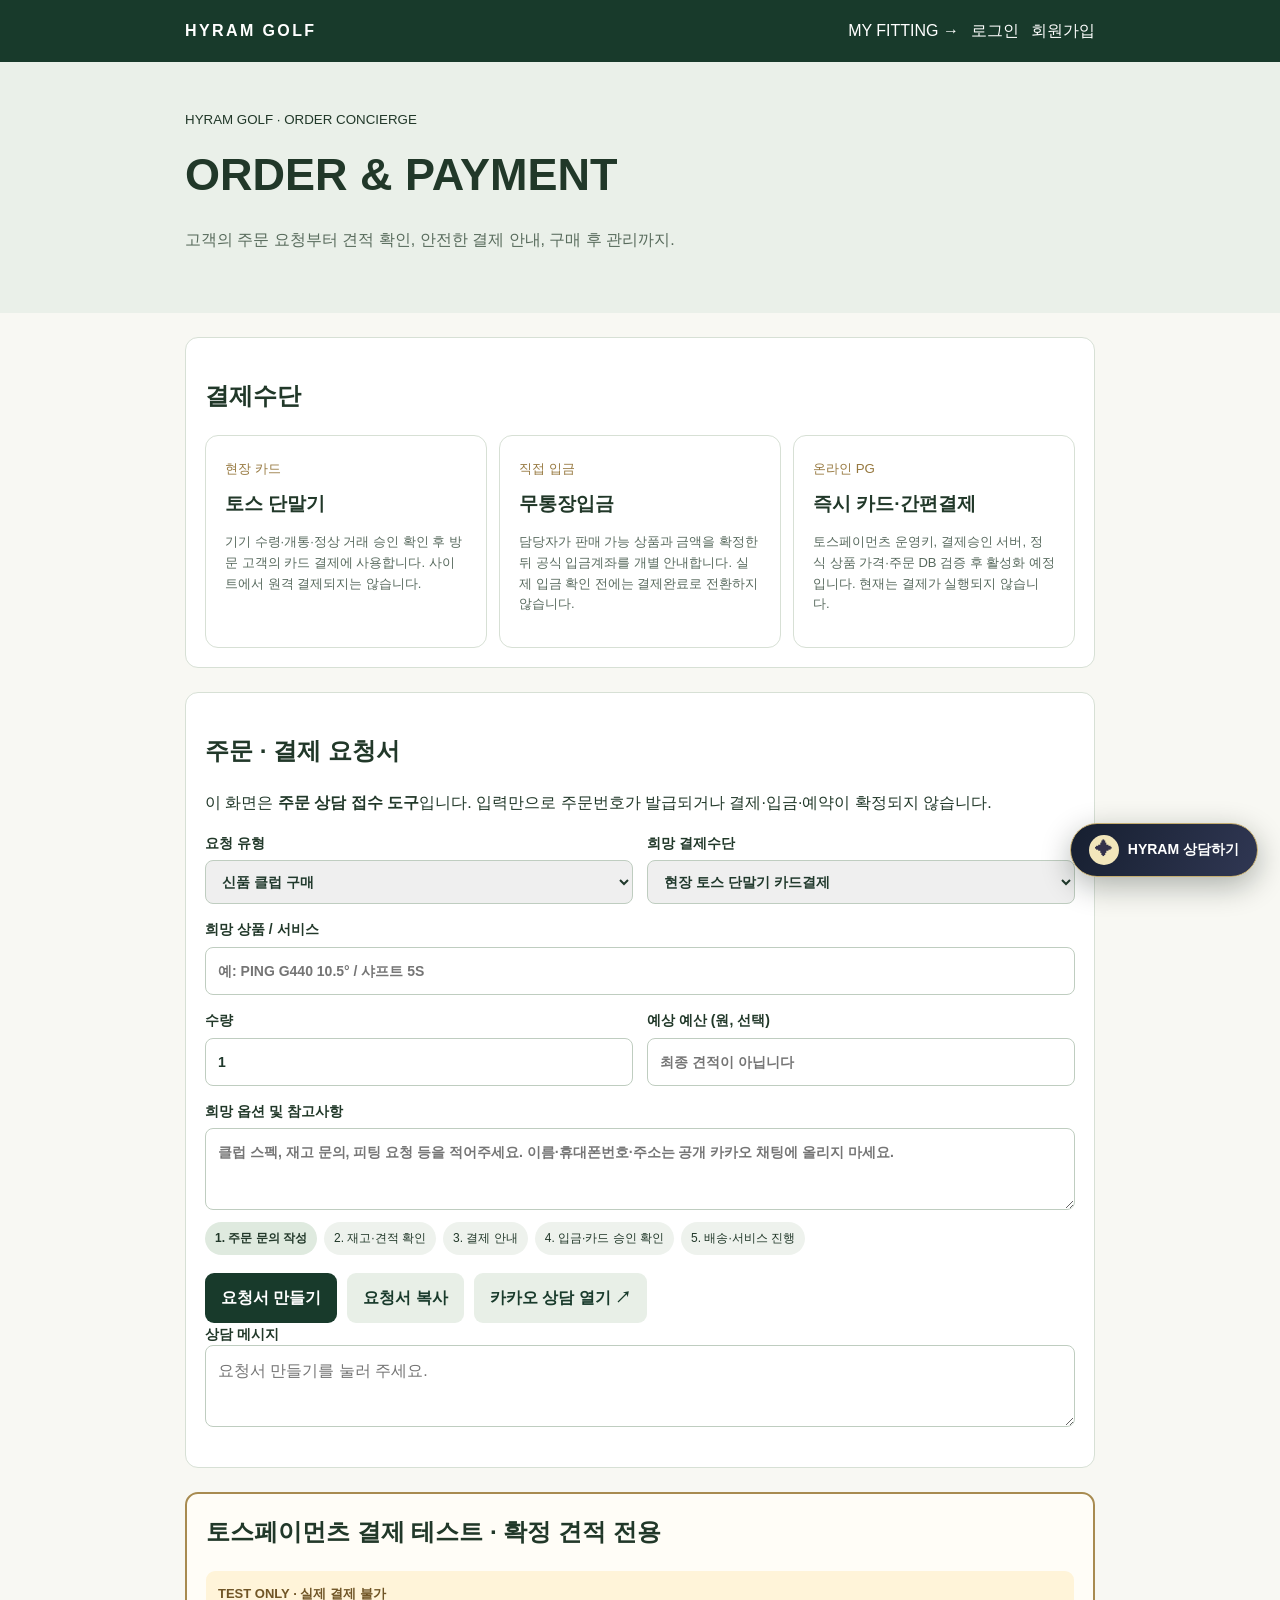
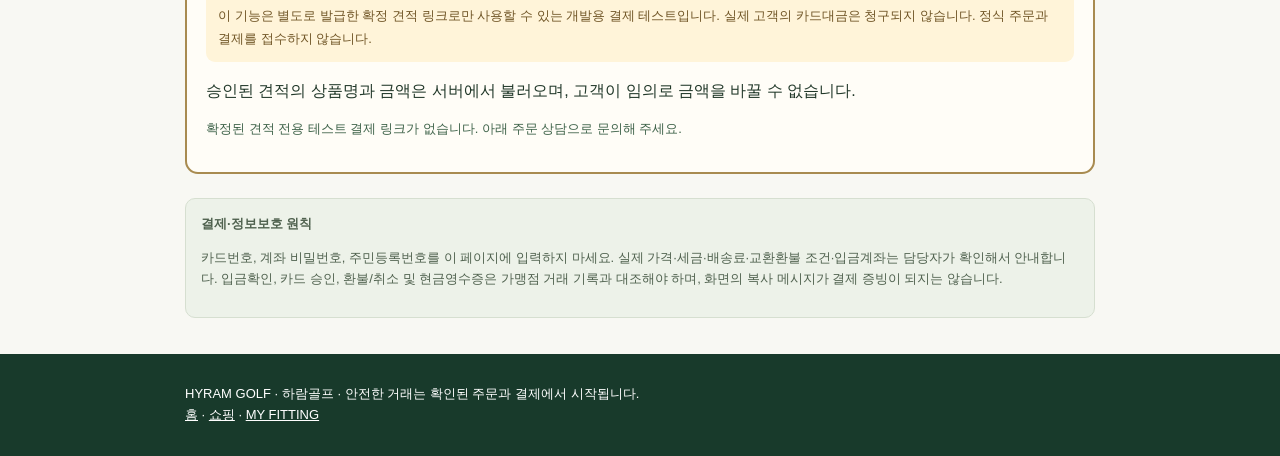
<file: web/checkout.html>
<!doctype html>
<html lang="ko"><head><meta charset="utf-8"><meta name="viewport" content="width=device-width,initial-scale=1"><title>주문 · 결제 상담 | HYRAM GOLF</title>
<meta name="description" content="HYRAM GOLF 현장 토스 단말기 결제, 무통장입금, 온라인 PG 준비 안내 및 주문 요청">
<style>
:root{--green:#183a2b;--gold:#bb9b5e;--border:#d7e0d5}*{box-sizing:border-box}body{margin:0;background:#f8f8f3;color:#213829;font-family:Arial,'Noto Sans KR',sans-serif;line-height:1.6}a{color:inherit}.wrap{max-width:950px;margin:auto;padding:0 20px}header{background:var(--green);color:white;padding:18px 0}.nav{display:flex;justify-content:space-between;align-items:center}.nav a{text-decoration:none}.logo{font-weight:900;letter-spacing:.15em}.hero{padding:44px 0;background:#eaf0e9}.hero h1{font-size:clamp(30px,5vw,45px);margin:8px 0}.hero p{color:#586b5c}
.cards{display:grid;grid-template-columns:repeat(3,1fr);gap:12px}.card,.panel{padding:19px;background:white;border:1px solid var(--border);border-radius:13px}.card h2{font-size:19px;margin:8px 0}.card p{font-size:13px;color:#586a5e}.card small{color:#96783f}.panel{margin:24px 0}.form{display:grid;grid-template-columns:1fr 1fr;gap:14px}label{display:flex;flex-direction:column;gap:6px;font-size:14px;font-weight:600}input,textarea,select{font:inherit;color:#20392c;padding:12px;border:1px solid #bfcdc0;border-radius:8px;width:100%}textarea{min-height:82px;resize:vertical}.wide{grid-column:1/-1}button,.btn{display:inline-block;background:var(--green);color:white;border:0;border-radius:9px;padding:12px 16px;font:inherit;font-weight:700;cursor:pointer;text-decoration:none}.secondary{background:#e8efe7;color:var(--green)}.actions{display:flex;gap:10px;flex-wrap:wrap;margin-top:18px}.notice{padding:15px;border:1px solid #d6dfd0;border-radius:10px;background:#edf2e9;color:#50624f;font-size:13px}.status{font-size:13px;color:#405d45}.stage{display:flex;gap:7px;flex-wrap:wrap;font-size:12px;margin-top:12px}.stage span{padding:7px 10px;border-radius:20px;background:#eef2ed}.stage .current{background:#dfeadf;font-weight:700}footer{background:var(--green);color:white;padding:30px 0;margin-top:36px;font-size:13px}:focus-visible{outline:3px solid var(--gold)}
@media(max-width:700px){.cards,.form{grid-template-columns:1fr}.hero{padding:30px 0}.nav{gap:10px;flex-wrap:wrap}}
.test-payment{border:2px solid #a88b50;background:#fffdf7}.test-payment h2{margin-top:0}.test-alert{background:#fff4d9;color:#705526;padding:12px;border-radius:9px;font-size:13px;line-height:1.7}.quote-summary{font-size:15px;font-weight:700;overflow-wrap:anywhere}.test-status{color:#3f634a;font-size:13px}.test-payment [hidden]{display:none!important}.test-payment button:disabled{opacity:.5;cursor:not-allowed}.test-payment .widget-wrapper{margin:15px 0}</style><link rel="stylesheet" href="chat-widget.css"></head><body>
<header><div class="wrap nav"><a class="logo" href="./">HYRAM GOLF</a><nav aria-label="바로가기" style="display:flex;gap:12px;flex-wrap:wrap"><a href="fitting.html">MY FITTING →</a><a href="login.html">로그인</a><a href="signup.html">회원가입</a></nav></div></header>
<main><div class="hero"><div class="wrap"><small>HYRAM GOLF · ORDER CONCIERGE</small><h1>ORDER & PAYMENT</h1><p>고객의 주문 요청부터 견적 확인, 안전한 결제 안내, 구매 후 관리까지.</p></div></div>
<section class="wrap"><div class="panel"><h2>결제수단</h2><div class="cards">
<article class="card"><small>현장 카드</small><h2>토스 단말기</h2><p>기기 수령·개통·정상 거래 승인 확인 후 방문 고객의 카드 결제에 사용합니다. 사이트에서 원격 결제되지는 않습니다.</p></article>
<article class="card"><small>직접 입금</small><h2>무통장입금</h2><p>담당자가 판매 가능 상품과 금액을 확정한 뒤 공식 입금계좌를 개별 안내합니다. 실제 입금 확인 전에는 결제완료로 전환하지 않습니다.</p></article>
<article class="card"><small>온라인 PG</small><h2>즉시 카드·간편결제</h2><p>토스페이먼츠 운영키, 결제승인 서버, 정식 상품 가격·주문 DB 검증 후 활성화 예정입니다. 현재는 결제가 실행되지 않습니다.</p></article>
</div></div>
<div class="panel"><h2>주문 · 결제 요청서</h2><p>이 화면은 <b>주문 상담 접수 도구</b>입니다. 입력만으로 주문번호가 발급되거나 결제·입금·예약이 확정되지 않습니다.</p>
<form id="orderForm" class="form">
<label>요청 유형<select name="category"><option>신품 클럽 구매</option><option>중고 클럽 구매</option><option>커스텀 피팅</option><option>레슨</option><option>기타 서비스</option></select></label>
<label>희망 결제수단<select name="method"><option>현장 토스 단말기 카드결제</option><option>무통장입금 (계좌 별도 안내)</option><option>온라인 결제 오픈 후 안내 희망</option></select></label>
<label class="wide">희망 상품 / 서비스<input name="item" maxlength="120" required placeholder="예: PING G440 10.5° / 샤프트 5S"></label>
<label>수량<input name="quantity" type="number" min="1" max="30" value="1" required></label>
<label>예상 예산 (원, 선택)<input name="budget" type="number" min="0" max="100000000" step="1000" placeholder="최종 견적이 아닙니다"></label>
<label class="wide">희망 옵션 및 참고사항<textarea name="memo" maxlength="360" placeholder="클럽 스펙, 재고 문의, 피팅 요청 등을 적어주세요. 이름·휴대폰번호·주소는 공개 카카오 채팅에 올리지 마세요."></textarea></label>
</form>
<div class="stage" aria-label="정식 운영 시 주문 처리 단계"><span class="current">1. 주문 문의 작성</span><span>2. 재고·견적 확인</span><span>3. 결제 안내</span><span>4. 입금·카드 승인 확인</span><span>5. 배송·서비스 진행</span></div>
<div class="actions"><button type="button" id="prepare">요청서 만들기</button><button class="secondary" type="button" id="copy">요청서 복사</button><a class="btn secondary" href="https://open.kakao.com/o/gaQIRfSi" target="_blank" rel="noopener noreferrer">카카오 상담 열기 ↗</a></div>
<label for="result">상담 메시지</label><textarea readonly id="result" placeholder="요청서 만들기를 눌러 주세요."></textarea><p id="status" class="status" role="status"></p></div>
<div class="panel test-payment" id="tossTestPanel" aria-labelledby="tossTestHeading">
<h2 id="tossTestHeading">토스페이먼츠 결제 테스트 · 확정 견적 전용</h2>
<p class="test-alert"><b>TEST ONLY · 실제 결제 불가</b><br>이 기능은 별도로 발급한 확정 견적 링크로만 사용할 수 있는 개발용 결제 테스트입니다. 실제 고객의 카드대금은 청구되지 않습니다. 정식 주문과 결제를 접수하지 않습니다.</p>
<p>승인된 견적의 상품명과 금액은 서버에서 불러오며, 고객이 임의로 금액을 바꿀 수 없습니다.</p>
<p id="tossQuoteSummary" class="quote-summary" aria-live="polite"></p>
<div id="tossWidgetArea" class="widget-wrapper" hidden>
<div id="tossPaymentMethods" aria-label="토스 테스트 결제수단"></div>
<div id="tossPaymentAgreement" aria-label="토스 테스트 결제 동의"></div>
<button id="tossPayButton" type="button" disabled>테스트 결제 요청하기</button>
</div>
<p id="tossTestStatus" role="status" class="test-status">승인된 테스트 견적 링크를 확인하는 중입니다.</p>
</div>
<div class="notice"><b>결제·정보보호 원칙</b><p>카드번호, 계좌 비밀번호, 주민등록번호를 이 페이지에 입력하지 마세요. 실제 가격·세금·배송료·교환환불 조건·입금계좌는 담당자가 확인해서 안내합니다. 입금확인, 카드 승인, 환불/취소 및 현금영수증은 가맹점 거래 기록과 대조해야 하며, 화면의 복사 메시지가 결제 증빙이 되지는 않습니다.</p></div>
</section></main><footer><div class="wrap">HYRAM GOLF · 하람골프 · 안전한 거래는 확인된 주문과 결제에서 시작됩니다.<br><a href="./">홈</a> · <a href="shop.html">쇼핑</a> · <a href="fitting.html">MY FITTING</a></div></footer>
<script>
const $=s=>document.getElementById(s);
const brand=(new URLSearchParams(location.search)).get('brand');
if(brand&&/^[A-Za-z0-9 _.-]{1,50}$/.test(brand)) $('orderForm').elements.item.value=brand+' 브랜드 제품 상담';
$('prepare').addEventListener('click',()=>{
const form=$('orderForm');if(!form.reportValidity())return;
const d=Object.fromEntries(new FormData(form).entries());
$('result').value=['[HYRAM GOLF 주문·결제 상담 요청]','요청 유형: '+d.category,'희망 결제수단: '+d.method,'상품/서비스: '+d.item,'수량: '+d.quantity,'참고 예산: '+(d.budget?Number(d.budget).toLocaleString('ko-KR')+'원':'미정'),'요청 사양: '+(d.memo||'없음'),'','상품 재고, 최종 견적, 결제 안내를 부탁드립니다.','※ 이 내용은 결제 완료나 확정 주문을 의미하지 않습니다.'].join('\n');
$('status').textContent='요청서를 만들었어요. 복사한 뒤 상담 채널로 보내 주세요.';
});
$('copy').addEventListener('click',async()=>{
if(!$('result').value){$('status').textContent='요청서를 먼저 만들어 주세요.';return;}
try{await navigator.clipboard.writeText($('result').value);$('status').textContent='복사됐어요. 카카오톡에 붙여넣어 전송해 주세요.';}
catch{$('result').focus();$('result').select();$('status').textContent='자동 복사가 제한됐어요. 선택된 내용을 직접 복사해 주세요.';}
});
</script><script src="toss-payment-config.js"></script><script src="toss-checkout.js" defer></script><script src="chat-widget.js" defer></script></body></html>
</file>
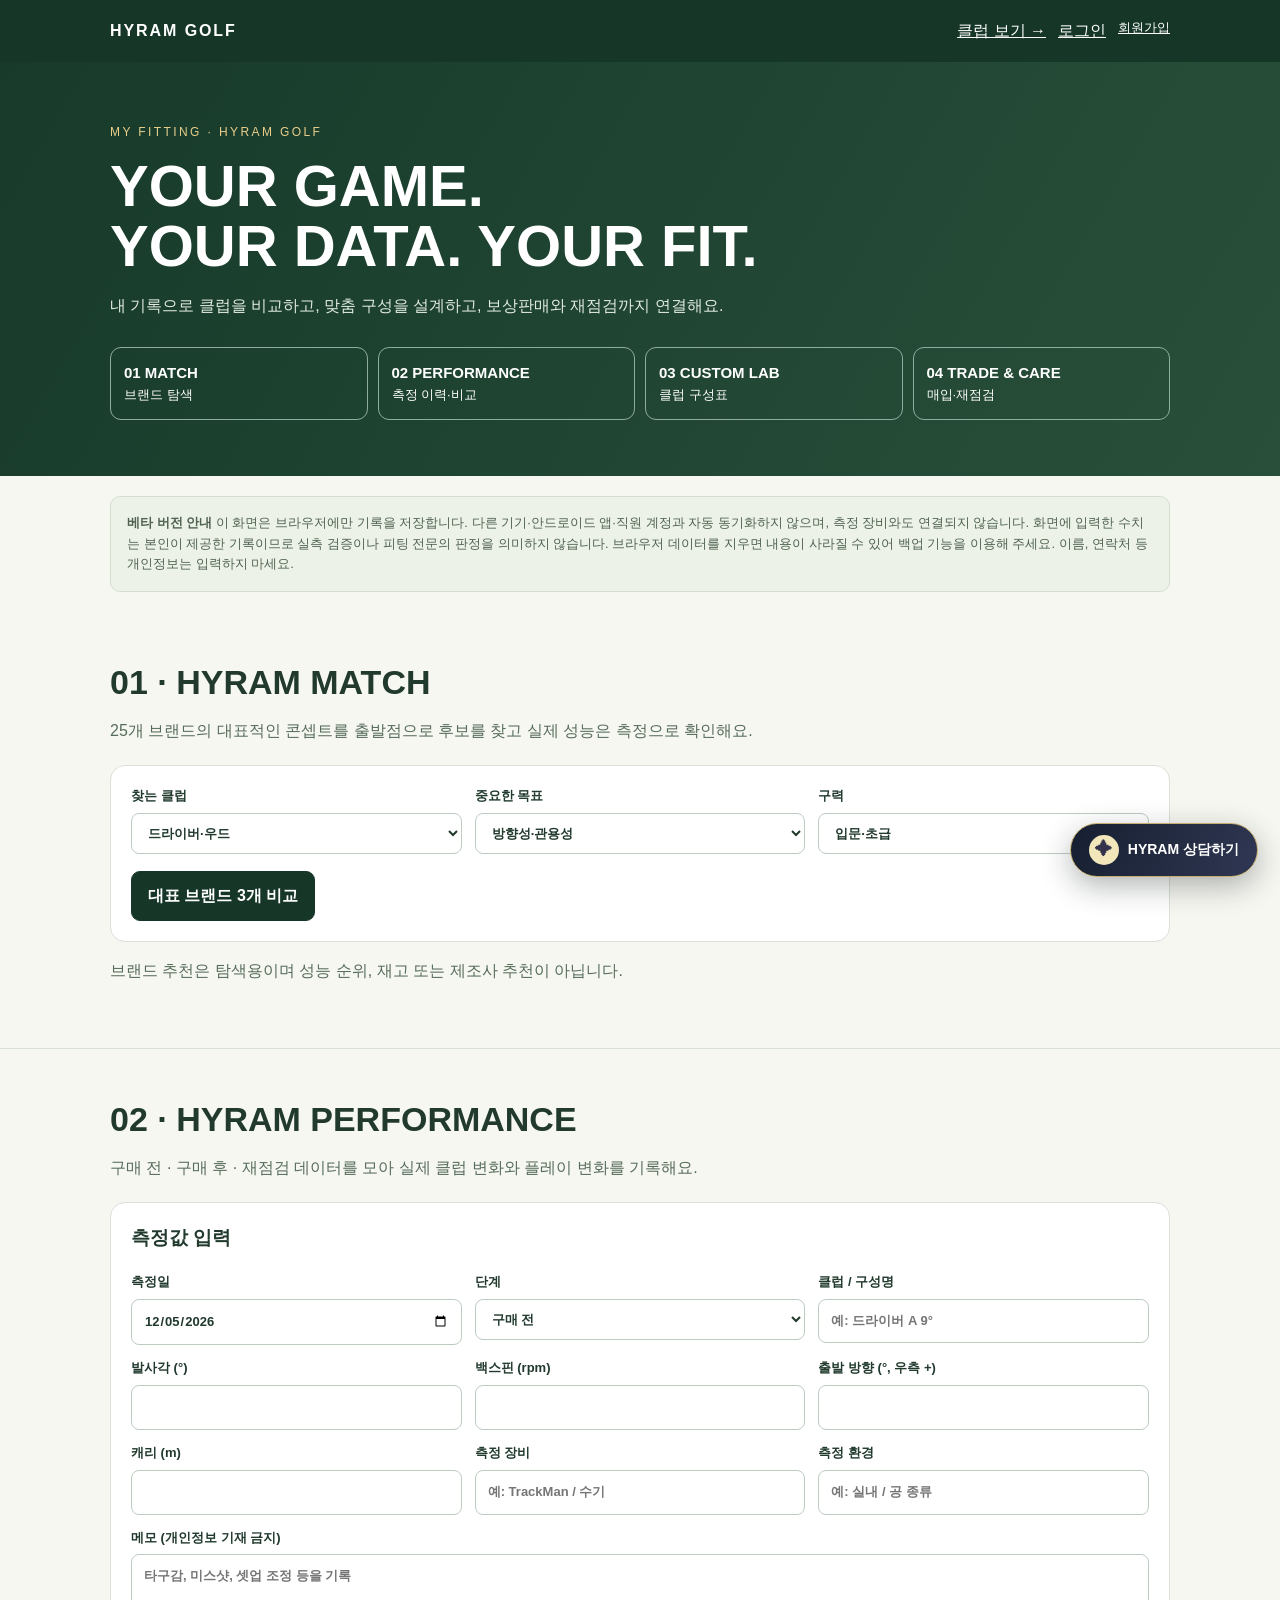
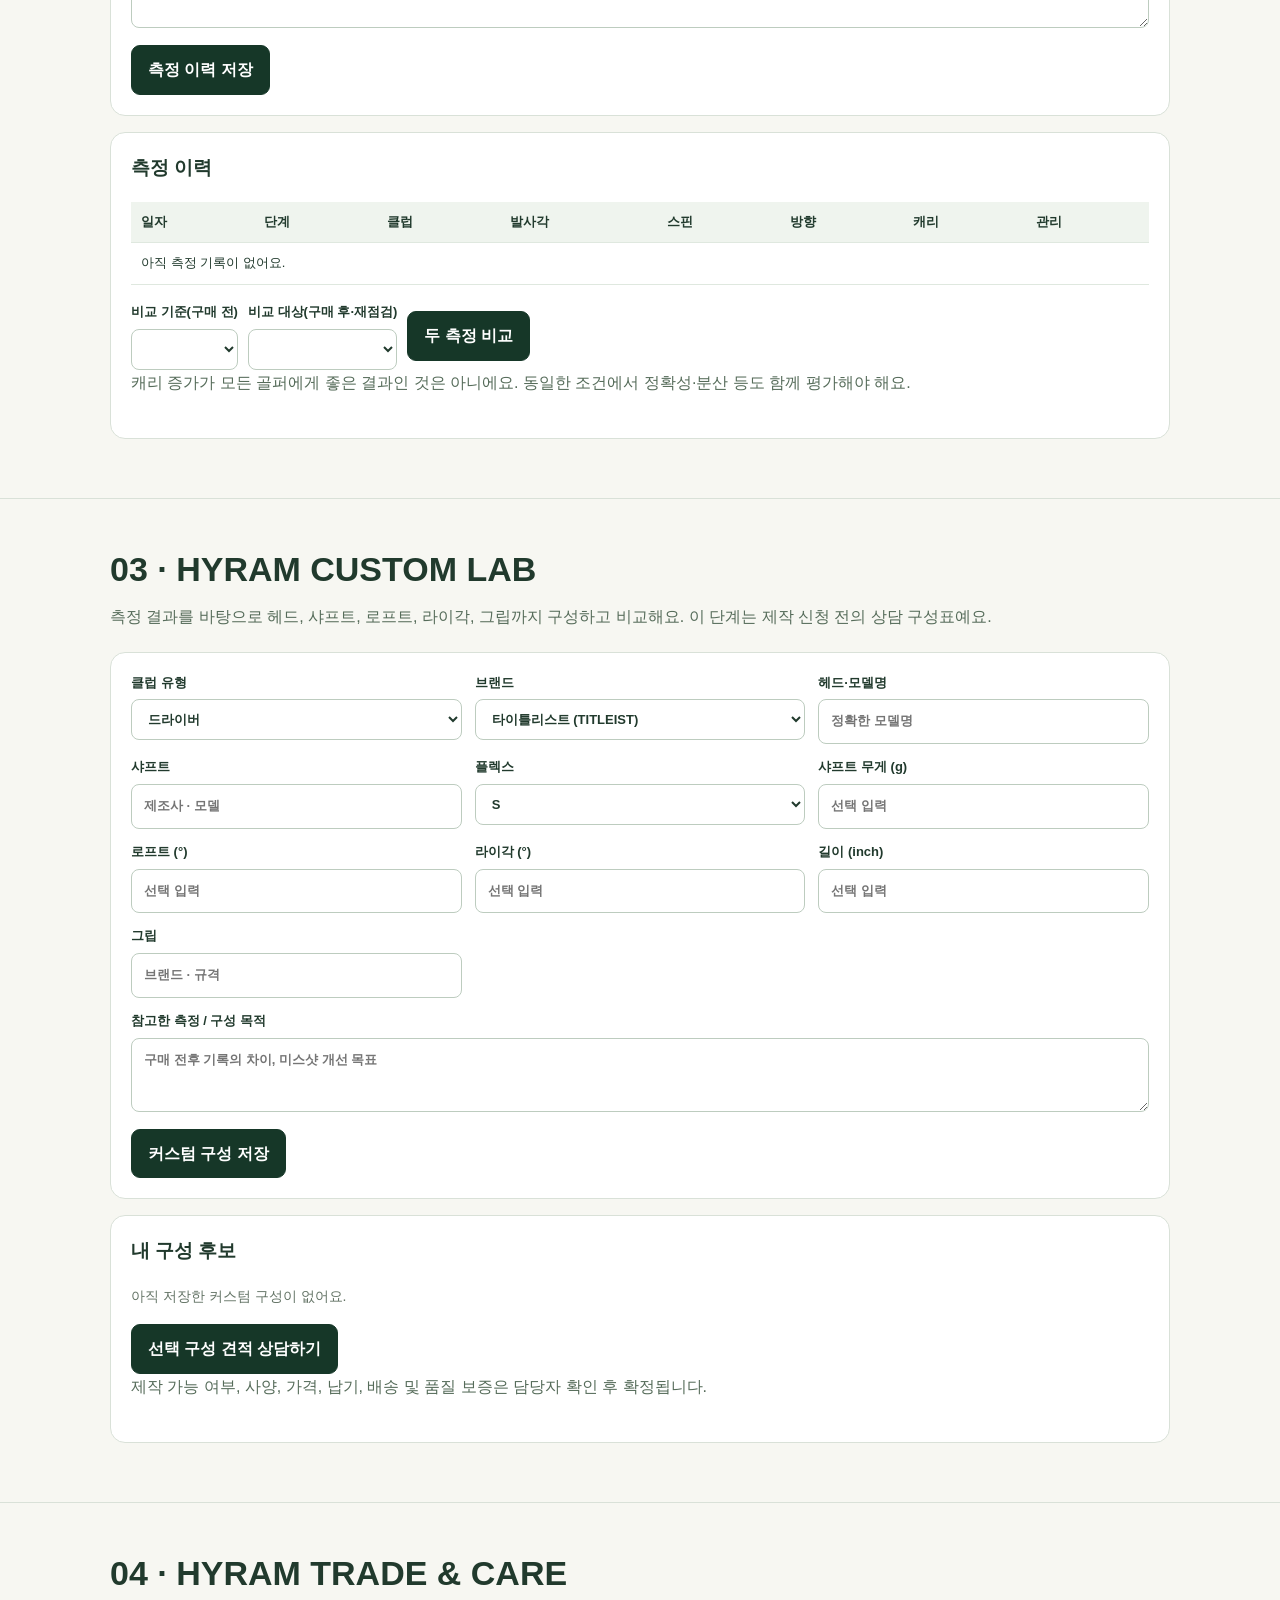
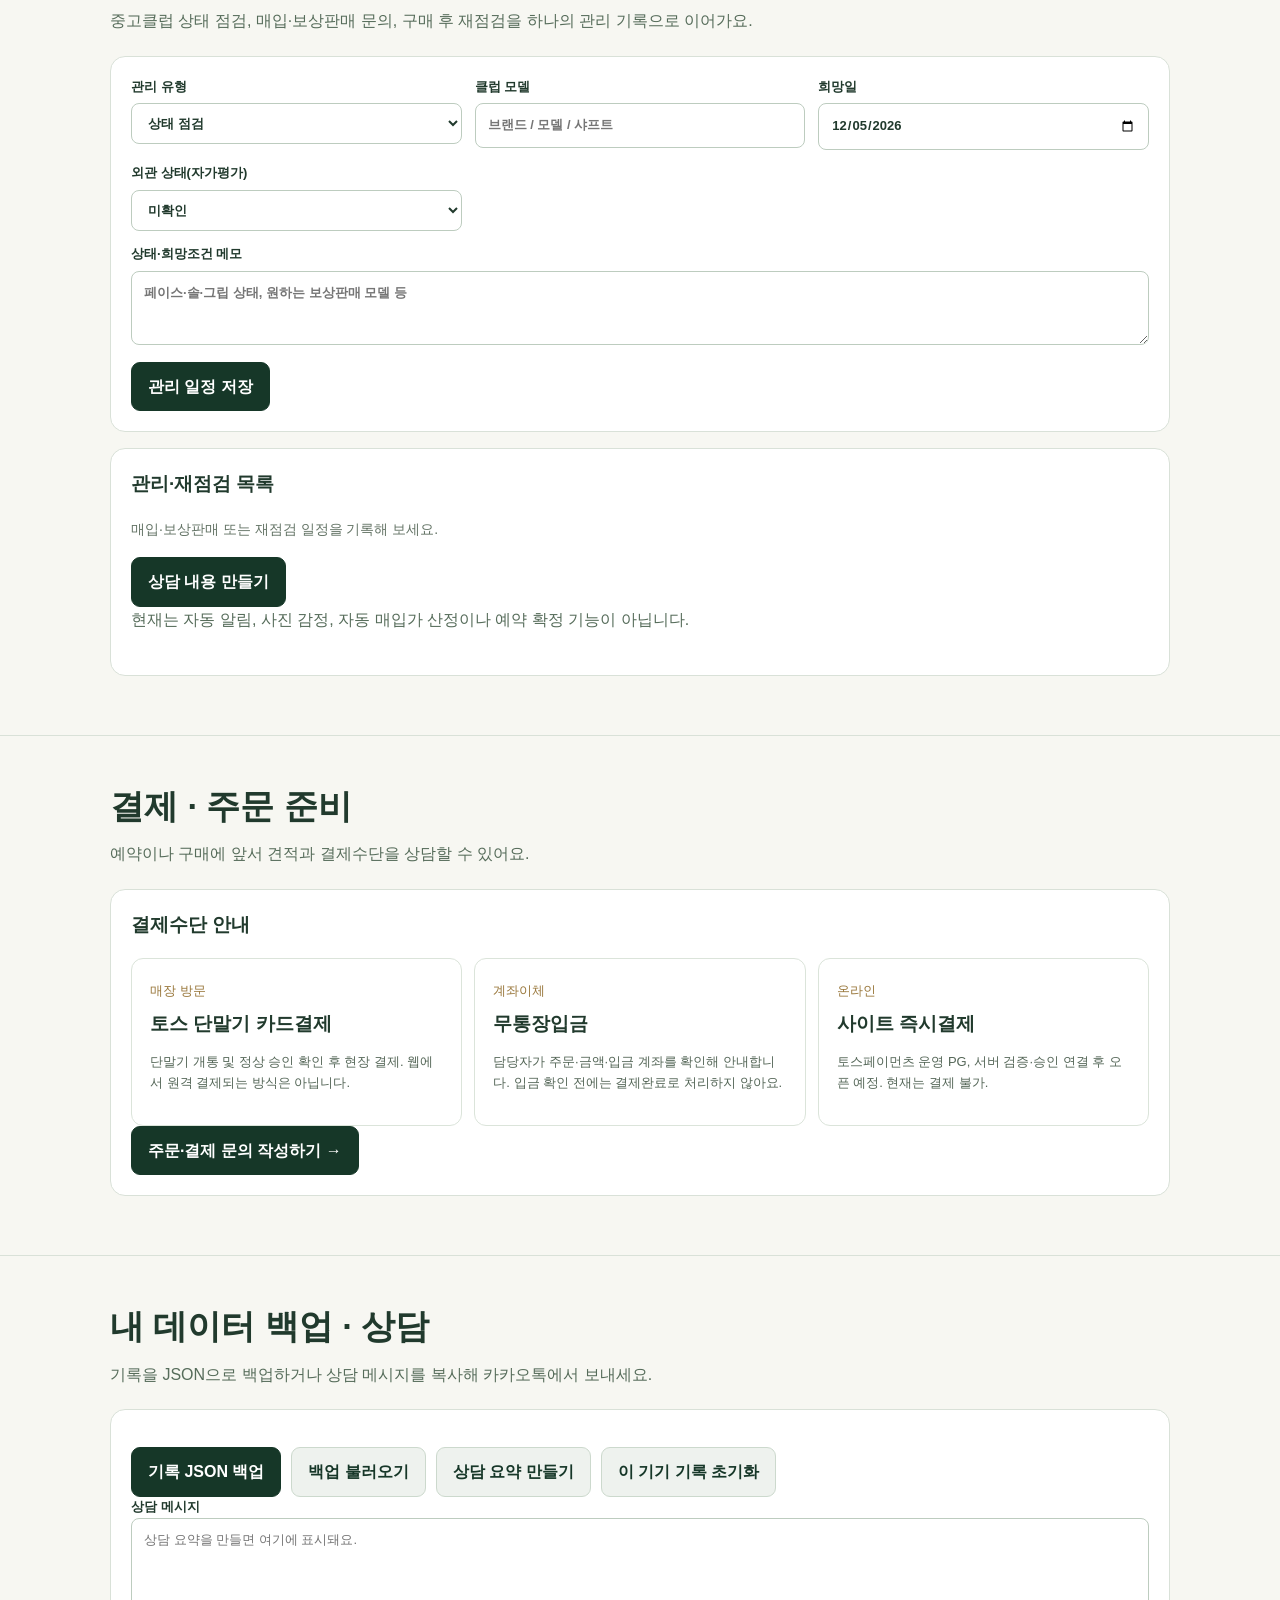
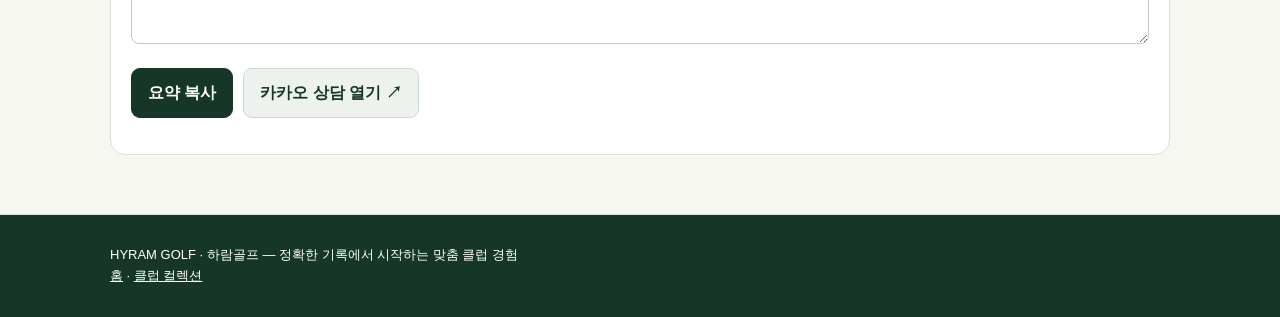
<file: web/fitting.html>
<!doctype html>
<html lang="ko"><head><meta charset="utf-8"><meta name="viewport" content="width=device-width,initial-scale=1">
<title>MY FITTING | HYRAM GOLF</title><meta name="description" content="HYRAM MATCH, PERFORMANCE, CUSTOM LAB, TRADE & CARE. 나만의 골프 피팅 기록.">
<style>
:root{--forest:#163728;--gold:#ab884d;--paper:#f7f7f2;--ink:#213a2d;--line:#d9e1d8}
*{box-sizing:border-box}html{scroll-behavior:smooth}body{margin:0;background:var(--paper);color:var(--ink);font-family:Arial,'Noto Sans KR',sans-serif;line-height:1.6}a{color:inherit}.wrap{max-width:1100px;margin:auto;padding:0 20px}
header{background:var(--forest);color:white;position:sticky;top:0;z-index:3}.top{display:flex;justify-content:space-between;align-items:center;gap:10px;min-height:62px}.logo{font-weight:900;letter-spacing:.12em;text-decoration:none}.top a:last-child{font-size:13px}
.hero{padding:56px 0;color:white;background:linear-gradient(120deg,#173a2a,#294f3a)}.eyebrow{color:#e8ce8c;font-size:12px;letter-spacing:.2em}.hero h1{font-size:clamp(34px,6vw,58px);line-height:1.05;margin:12px 0}.hero p{max-width:740px;color:#e1ebe2}
.menu{display:grid;grid-template-columns:repeat(4,1fr);gap:10px;margin-top:28px}.menu a{border:1px solid #8faca1;padding:13px;border-radius:11px;text-decoration:none;font-size:13px}.menu b{display:block;font-size:15px}
section.body{padding:43px 0;border-bottom:1px solid var(--line)}h2{font-size:clamp(24px,4vw,34px);margin:0 0 8px}.desc{color:#566c5a;margin:0 0 22px}
.panel{background:white;border:1px solid var(--line);padding:20px;margin:16px 0;border-radius:15px}.panel h3{margin-top:0}
.fields{display:grid;grid-template-columns:repeat(3,minmax(0,1fr));gap:13px}
label{display:flex;flex-direction:column;gap:6px;font-size:13px;font-weight:600}input,select,textarea{width:100%;min-width:0;padding:11px 12px;font:inherit;border:1px solid #bdccbf;border-radius:8px;background:white;color:var(--ink)}textarea{min-height:74px;resize:vertical}.wide{grid-column:1/-1}
button,.btn{background:var(--forest);border:1px solid var(--forest);border-radius:9px;color:white;padding:11px 16px;font:inherit;font-weight:700;cursor:pointer;text-decoration:none;display:inline-block}.secondary{background:#eef2ee;color:var(--forest);border-color:#ccd9cd}.actions{display:flex;flex-wrap:wrap;gap:10px;margin-top:17px;align-items:center}
.note{background:#edf2e9;padding:16px;border:1px solid #d3decf;border-radius:10px;color:#506350;font-size:13px;margin:20px 0}
.cards{display:grid;grid-template-columns:repeat(3,minmax(0,1fr));gap:12px}.card{border:1px solid #dbe4da;background:white;padding:18px;border-radius:12px}.card small{color:#99773b}.card h3{margin:6px 0;font-size:19px}.card p{font-size:13px;color:#546657}
.tablewrap{overflow:auto}table{width:100%;border-collapse:collapse;font-size:13px}th,td{padding:10px;border-bottom:1px solid #dfe8df;text-align:left;white-space:nowrap}th{background:#eff4ee}.placeholder{color:#647466;font-size:14px}
.metricgrid{display:grid;grid-template-columns:repeat(4,1fr);gap:10px}.metric{padding:12px;background:#edf3eb;border-radius:10px}.metric small{display:block;color:#527056}.metric strong{font-size:19px}
#share{min-height:126px;font-size:13px;white-space:pre-wrap}
footer{background:var(--forest);color:white;padding:30px 0;font-size:13px}
:focus-visible{outline:3px solid #af8649;outline-offset:3px}
@media(max-width:760px){.menu{grid-template-columns:repeat(2,1fr)}.fields{grid-template-columns:repeat(2,minmax(0,1fr))}.cards{grid-template-columns:1fr}.metricgrid{grid-template-columns:repeat(2,1fr)}}
@media(max-width:480px){.fields{grid-template-columns:1fr}.hero{padding:38px 0}.panel{padding:16px}.actions button,.actions .btn{flex:1;text-align:center}}
</style><link rel="stylesheet" href="chat-widget.css"></head><body>
<header><div class="wrap top"><a href="./" class="logo">HYRAM GOLF</a><nav aria-label="바로가기" style="display:flex;gap:12px;flex-wrap:wrap"><a href="shop.html">클럽 보기 →</a><a href="login.html">로그인</a><a href="signup.html">회원가입</a></nav></div></header>
<main><div class="hero"><div class="wrap"><span class="eyebrow">MY FITTING · HYRAM GOLF</span><h1>YOUR GAME.<br>YOUR DATA. YOUR FIT.</h1><p>내 기록으로 클럽을 비교하고, 맞춤 구성을 설계하고, 보상판매와 재점검까지 연결해요.</p><nav class="menu" aria-label="서비스 이동"><a href="#match"><b>01 MATCH</b>브랜드 탐색</a><a href="#performance"><b>02 PERFORMANCE</b>측정 이력·비교</a><a href="#custom"><b>03 CUSTOM LAB</b>클럽 구성표</a><a href="#care"><b>04 TRADE & CARE</b>매입·재점검</a></nav></div></div>
<div class="wrap"><p class="note"><b>베타 버전 안내</b> 이 화면은 브라우저에만 기록을 저장합니다. 다른 기기·안드로이드 앱·직원 계정과 자동 동기화하지 않으며, 측정 장비와도 연결되지 않습니다. 화면에 입력한 수치는 본인이 제공한 기록이므로 실측 검증이나 피팅 전문의 판정을 의미하지 않습니다. 브라우저 데이터를 지우면 내용이 사라질 수 있어 백업 기능을 이용해 주세요. 이름, 연락처 등 개인정보는 입력하지 마세요.</p></div>
<section class="body" id="match"><div class="wrap"><h2>01 · HYRAM MATCH</h2><p class="desc">25개 브랜드의 대표적인 콘셉트를 출발점으로 후보를 찾고 실제 성능은 측정으로 확인해요.</p>
<form id="matchForm" class="panel"><div class="fields">
<label>찾는 클럽<select name="type"><option value="driver">드라이버·우드</option><option value="iron">아이언</option><option value="wedge">웨지</option><option value="putter">퍼터</option></select></label>
<label>중요한 목표<select name="goal"><option value="direction">방향성·관용성</option><option value="distance">비거리·스피드</option><option value="feel">타구감·컨트롤</option><option value="ease">편안한 스윙</option><option value="custom">맞춤 제작</option></select></label>
<label>구력<select name="level"><option>입문·초급</option><option>중급</option><option>상급</option></select></label>
</div><div class="actions"><button>대표 브랜드 3개 비교</button></div></form>
<div class="cards" id="matchResults" aria-live="polite"></div><p class="desc">브랜드 추천은 탐색용이며 성능 순위, 재고 또는 제조사 추천이 아닙니다.</p></div></section>
<section class="body" id="performance"><div class="wrap"><h2>02 · HYRAM PERFORMANCE</h2><p class="desc">구매 전 · 구매 후 · 재점검 데이터를 모아 실제 클럽 변화와 플레이 변화를 기록해요.</p>
<form id="performanceForm" class="panel"><h3>측정값 입력</h3><div class="fields">
<label>측정일<input name="date" type="date" required></label><label>단계<select name="stage"><option value="before">구매 전</option><option value="after">구매 후</option><option value="check">재점검</option></select></label><label>클럽 / 구성명<input name="club" maxlength="70" required placeholder="예: 드라이버 A 9°"></label>
<label>발사각 (°)<input type="number" min="-10" max="75" step="0.1" name="launch" required></label>
<label>백스핀 (rpm)<input type="number" min="0" max="15000" step="1" name="spin" required></label>
<label>출발 방향 (°, 우측 +)<input type="number" min="-90" max="90" step="0.1" name="direction" required></label>
<label>캐리 (m)<input type="number" min="0" max="450" step="0.1" name="carry" required></label>
<label>측정 장비<input name="device" maxlength="60" placeholder="예: TrackMan / 수기"></label>
<label>측정 환경<input name="conditions" maxlength="70" placeholder="예: 실내 / 공 종류"></label>
<label class="wide">메모 (개인정보 기재 금지)<textarea name="memo" maxlength="280" placeholder="타구감, 미스샷, 셋업 조정 등을 기록"></textarea></label>
</div><div class="actions"><button>측정 이력 저장</button><span class="placeholder" id="performanceStatus" role="status"></span></div></form>
<div class="panel"><h3>측정 이력</h3><div class="tablewrap"><table><thead><tr><th>일자</th><th>단계</th><th>클럽</th><th>발사각</th><th>스핀</th><th>방향</th><th>캐리</th><th>관리</th></tr></thead><tbody id="measureRows"></tbody></table></div><div class="actions"><label>비교 기준(구매 전)<select id="compareBefore"></select></label><label>비교 대상(구매 후·재점검)<select id="compareAfter"></select></label><button id="compareBtn" type="button">두 측정 비교</button></div><div class="metricgrid" id="metrics"></div><p class="desc">캐리 증가가 모든 골퍼에게 좋은 결과인 것은 아니에요. 동일한 조건에서 정확성·분산 등도 함께 평가해야 해요.</p></div></div></section>
<section class="body" id="custom"><div class="wrap"><h2>03 · HYRAM CUSTOM LAB</h2><p class="desc">측정 결과를 바탕으로 헤드, 샤프트, 로프트, 라이각, 그립까지 구성하고 비교해요. 이 단계는 제작 신청 전의 상담 구성표예요.</p>
<form id="customForm" class="panel"><div class="fields">
<label>클럽 유형<select name="type"><option>드라이버</option><option>아이언</option><option>우드</option><option>하이브리드</option><option>웨지</option><option>퍼터</option></select></label><label>브랜드<select name="brand" id="customBrand"></select></label><label>헤드·모델명<input name="head" maxlength="70" required placeholder="정확한 모델명"></label>
<label>샤프트<input name="shaft" maxlength="90" required placeholder="제조사 · 모델"></label><label>플렉스<select name="flex"><option>L</option><option>A</option><option>R</option><option>SR</option><option selected>S</option><option>X</option><option>TX</option><option>기타</option></select></label><label>샤프트 무게 (g)<input name="weight" type="number" min="20" max="200" step="1" placeholder="선택 입력"></label>
<label>로프트 (°)<input name="loft" type="number" min="0" max="75" step="0.1" placeholder="선택 입력"></label><label>라이각 (°)<input name="lie" type="number" min="40" max="90" step="0.1" placeholder="선택 입력"></label><label>길이 (inch)<input name="length" type="number" min="20" max="50" step="0.25" placeholder="선택 입력"></label>
<label>그립<input name="grip" maxlength="70" placeholder="브랜드 · 규격"></label><label class="wide">참고한 측정 / 구성 목적<textarea name="reason" maxlength="240" placeholder="구매 전후 기록의 차이, 미스샷 개선 목표"></textarea></label>
</div><div class="actions"><button>커스텀 구성 저장</button><span id="customStatus" role="status"></span></div></form>
<div class="panel"><h3>내 구성 후보</h3><div id="buildCards" class="cards"></div><div class="actions"><button type="button" id="requestQuote">선택 구성 견적 상담하기</button></div><p class="desc">제작 가능 여부, 사양, 가격, 납기, 배송 및 품질 보증은 담당자 확인 후 확정됩니다.</p></div></div></section>
<section class="body" id="care"><div class="wrap"><h2>04 · HYRAM TRADE & CARE</h2><p class="desc">중고클럽 상태 점검, 매입·보상판매 문의, 구매 후 재점검을 하나의 관리 기록으로 이어가요.</p>
<form id="careForm" class="panel"><div class="fields">
<label>관리 유형<select name="kind"><option>상태 점검</option><option>중고 매입 상담</option><option>보상판매 상담</option><option>구매 후 재점검</option></select></label>
<label>클럽 모델<input name="club" maxlength="85" required placeholder="브랜드 / 모델 / 샤프트"></label>
<label>희망일<input name="date" type="date" required></label>
<label>외관 상태(자가평가)<select name="condition"><option>미확인</option><option>상</option><option>중</option><option>하</option></select></label>
<label class="wide">상태·희망조건 메모<textarea name="memo" maxlength="260" placeholder="페이스·솔·그립 상태, 원하는 보상판매 모델 등"></textarea></label></div><div class="actions"><button>관리 일정 저장</button><span id="careStatus" role="status"></span></div></form>
<div class="panel"><h3>관리·재점검 목록</h3><div id="careList"></div><div class="actions"><button id="requestCare" type="button">상담 내용 만들기</button></div><p class="desc">현재는 자동 알림, 사진 감정, 자동 매입가 산정이나 예약 확정 기능이 아닙니다.</p></div></div></section>
<section class="body" id="checkout"><div class="wrap"><h2>결제 · 주문 준비</h2><p class="desc">예약이나 구매에 앞서 견적과 결제수단을 상담할 수 있어요.</p><div class="panel"><h3>결제수단 안내</h3><div class="cards"><div class="card"><small>매장 방문</small><h3>토스 단말기 카드결제</h3><p>단말기 개통 및 정상 승인 확인 후 현장 결제. 웹에서 원격 결제되는 방식은 아닙니다.</p></div><div class="card"><small>계좌이체</small><h3>무통장입금</h3><p>담당자가 주문·금액·입금 계좌를 확인해 안내합니다. 입금 확인 전에는 결제완료로 처리하지 않아요.</p></div><div class="card"><small>온라인</small><h3>사이트 즉시결제</h3><p>토스페이먼츠 운영 PG, 서버 검증·승인 연결 후 오픈 예정. 현재는 결제 불가.</p></div></div><a class="btn" href="checkout.html">주문·결제 문의 작성하기 →</a></div></div></section>
<section class="body"><div class="wrap"><h2>내 데이터 백업 · 상담</h2><p class="desc">기록을 JSON으로 백업하거나 상담 메시지를 복사해 카카오톡에서 보내세요.</p><div class="panel"><div class="actions"><button type="button" id="exportBtn">기록 JSON 백업</button><button type="button" id="importBtn" class="secondary">백업 불러오기</button><input id="importFile" type="file" accept="application/json,.json" hidden aria-label="HYRAM 피팅 기록 백업 파일"><button type="button" class="secondary" id="copySummary">상담 요약 만들기</button><button type="button" class="secondary" id="clearBtn">이 기기 기록 초기화</button></div><label for="share">상담 메시지</label><textarea id="share" readonly placeholder="상담 요약을 만들면 여기에 표시돼요."></textarea><div class="actions"><button type="button" id="copyBtn">요약 복사</button><a class="btn secondary" href="https://open.kakao.com/o/gaQIRfSi" target="_blank" rel="noopener noreferrer">카카오 상담 열기 ↗</a></div><p id="shareStatus" role="status"></p></div></div></section>
</main><footer><div class="wrap">HYRAM GOLF · 하람골프 — 정확한 기록에서 시작하는 맞춤 클럽 경험<br><a href="./">홈</a> · <a href="shop.html">클럽 컬렉션</a></div></footer>
<script src="brand-data.js"></script><script src="fitting.js"></script><script src="chat-widget.js" defer></script></body></html>
</file>
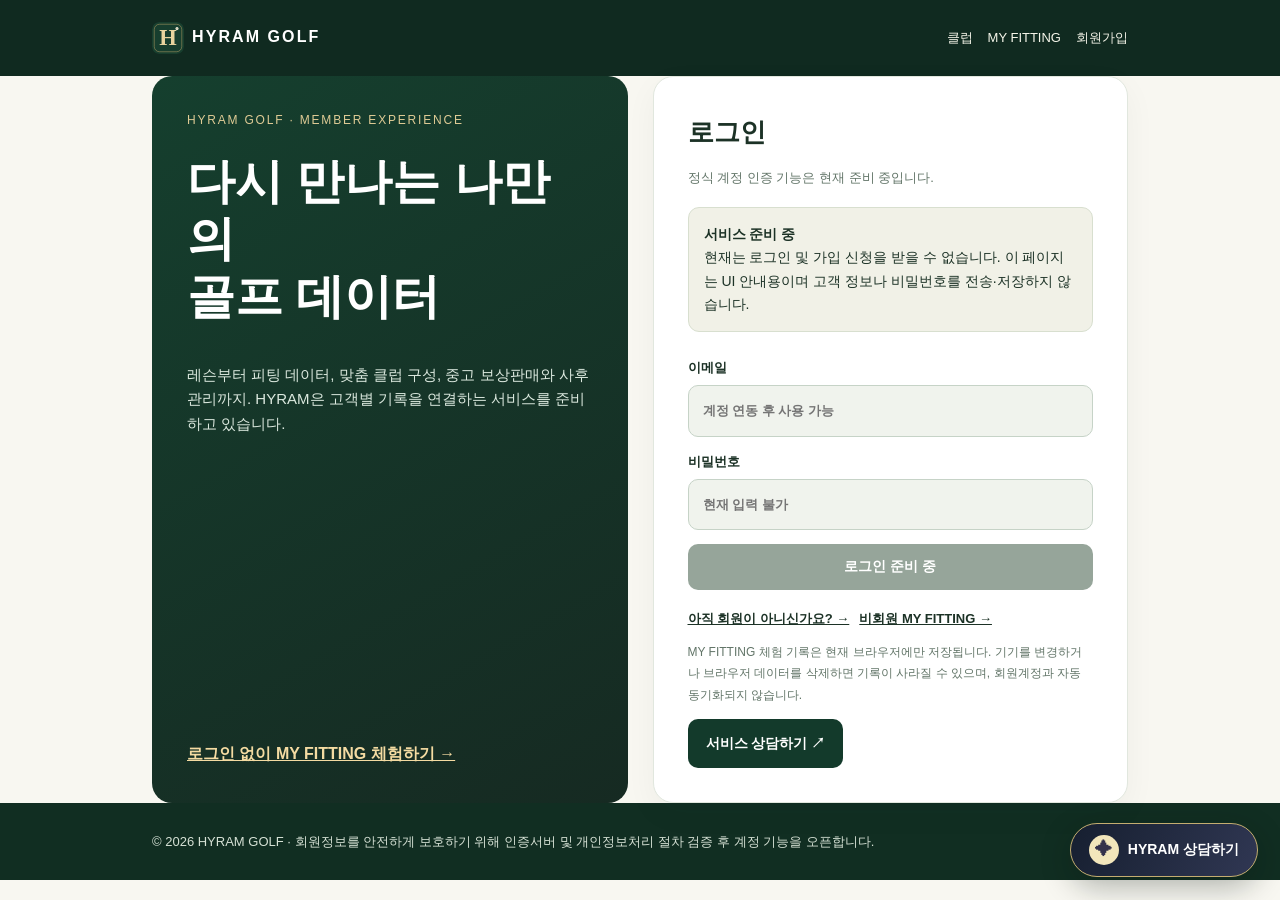
<file: web/login.html>
<!doctype html>
<html lang="ko"><head><meta charset="utf-8"><meta name="viewport" content="width=device-width,initial-scale=1">
<meta name="description" content="HYRAM GOLF 로그인 준비 안내 · 현재 계정 인증 서비스 구축 중">
<meta name="robots" content="noindex,follow">
<title>로그인 | HYRAM GOLF</title><link rel="stylesheet" href="account.css"><link rel="stylesheet" href="chat-widget.css"><link rel="icon" type="image/svg+xml" href="icons/hyram-mark.svg"></head>
<body><header><div class="wrap nav"><a class="brand" href="./"><img src="icons/hyram-mark.svg" alt="" width="32" height="32" style="vertical-align:middle;border-radius:7px;margin-right:8px">HYRAM GOLF</a><nav aria-label="상단 이동"><a href="shop.html">클럽</a><a href="fitting.html">MY FITTING</a><a href="signup.html">회원가입</a></nav></div></header>
<main class="wrap"><div class="layout">
<aside><div class="eyebrow">HYRAM GOLF · MEMBER EXPERIENCE</div><h1>다시 만나는 나만의<br>골프 데이터</h1>
<p>레슨부터 피팅 데이터, 맞춤 클럽 구성, 중고 보상판매와 사후관리까지. HYRAM은 고객별 기록을 연결하는 서비스를 준비하고 있습니다.</p>
<a class="aside-link" href="fitting.html">로그인 없이 MY FITTING 체험하기 →</a></aside>
<section class="panel" aria-labelledby="account-title"><h2 id="account-title">로그인</h2>
<p class="small">정식 계정 인증 기능은 현재 준비 중입니다.</p>
<div class="status" role="status"><strong>서비스 준비 중</strong><div>현재는 로그인 및 가입 신청을 받을 수 없습니다. 이 페이지는 UI 안내용이며 고객 정보나 비밀번호를 전송·저장하지 않습니다.</div></div>
<form aria-label="로그인 준비 중인 화면"><fieldset disabled>
<label>이메일<input type="email" name="email" autocomplete="username" placeholder="계정 연동 후 사용 가능"></label>
<label>비밀번호<input type="password" name="password" autocomplete="current-password" placeholder="현재 입력 불가"></label>
<button class="button" type="submit" disabled>로그인 준비 중</button></fieldset></form>
<div class="actions"><a href="signup.html">아직 회원이 아니신가요? →</a><a href="fitting.html">비회원 MY FITTING →</a></div>
<p class="guideline">MY FITTING 체험 기록은 현재 브라우저에만 저장됩니다. 기기를 변경하거나 브라우저 데이터를 삭제하면 기록이 사라질 수 있으며, 회원계정과 자동 동기화되지 않습니다.</p>
<a class="button" href="https://open.kakao.com/o/gaQIRfSi" target="_blank" rel="noopener noreferrer">서비스 상담하기 ↗</a>
</section></div></main>
<footer><div class="wrap">© 2026 HYRAM GOLF · 회원정보를 안전하게 보호하기 위해 인증서버 및 개인정보처리 절차 검증 후 계정 기능을 오픈합니다.</div></footer><script src="chat-widget.js" defer></script></body></html>
</file>
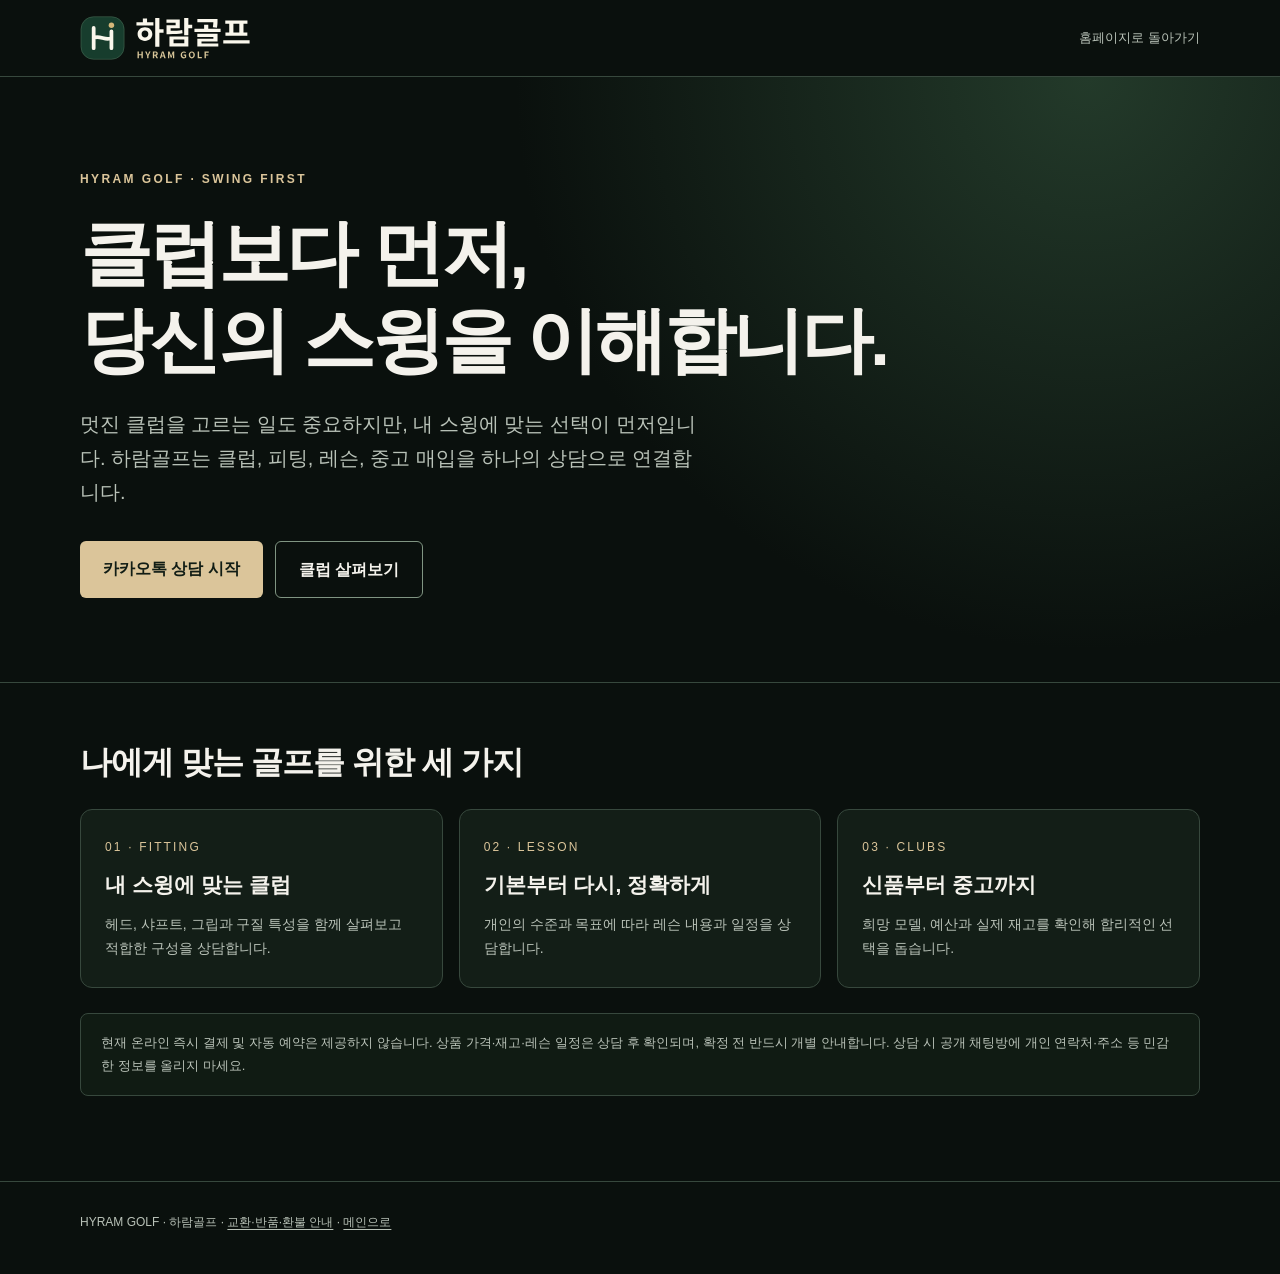
<file: web/promo.html>
<!doctype html>
<html lang="ko"><head><meta charset="utf-8"><meta name="viewport" content="width=device-width,initial-scale=1">
<title>HYRAM GOLF | 나에게 맞는 골프의 시작</title>
<meta name="description" content="스윙 이해를 먼저 생각하는 하람골프. 신품·중고 골프클럽, 개인별 피팅, 골프 레슨 상담.">
<meta property="og:type" content="website"><meta property="og:title" content="HYRAM GOLF | 나에게 맞는 골프의 시작">
<meta property="og:description" content="클럽보다 먼저, 당신의 스윙을 이해합니다. 피팅·레슨·신품·중고 클럽을 한 번에 상담하세요.">
<meta property="og:url" content="https://www.hyramgolf.kr/promo.html">
<style>
:root{color-scheme:dark;--bg:#0a100d;--line:#37483d;--gold:#dbc59a;--muted:#b9c2b8}
*{box-sizing:border-box}body{margin:0;background:var(--bg);color:#f4f2ec;font-family:-apple-system,BlinkMacSystemFont,"Noto Sans KR","Malgun Gothic",sans-serif;line-height:1.7}
a{color:inherit;text-decoration:none}a:focus-visible{outline:3px solid var(--gold);outline-offset:5px}
.wrap{width:min(1120px,calc(100% - 40px));margin:auto}
header{border-bottom:1px solid var(--line)}.head{min-height:76px;display:flex;justify-content:space-between;align-items:center;gap:18px}
.wordmark{font-family:Georgia,serif;font-size:24px;font-style:italic;letter-spacing:.08em;color:var(--gold)}.home{font-size:13px;color:var(--muted)}
.hero{padding:92px 0 84px;background:radial-gradient(circle at 85% 0,#233a2a 0,transparent 46%)}
.kicker{font-size:12px;font-weight:700;letter-spacing:.2em;color:var(--gold)}
h1{font-size:clamp(36px,6vw,72px);line-height:1.2;letter-spacing:-.045em;margin:21px 0 24px;font-weight:700}
.lead{font-size:clamp(16px,2vw,20px);max-width:630px;color:var(--muted);margin:0 0 32px}
.actions{display:flex;gap:12px;flex-wrap:wrap}.cta{display:inline-block;padding:14px 23px;background:var(--gold);color:#111d15;border-radius:6px;font-weight:750}
.cta.alt{background:transparent;border:1px solid #809582;color:#f4f2ec}
.section{padding:52px 0 72px;border-top:1px solid var(--line)}
h2{font-size:clamp(23px,3vw,32px);margin:0 0 19px;letter-spacing:-.03em}
.grid{display:grid;grid-template-columns:repeat(3,minmax(0,1fr));gap:16px}.card{padding:27px 24px;background:#131e17;border:1px solid var(--line);border-radius:12px}
.num{color:var(--gold);font-size:12px;letter-spacing:.18em}.card h3{margin:10px 0;font-size:21px}.card p{color:var(--muted);margin:0;font-size:14px}
.note{border:1px solid var(--line);padding:18px 20px;border-radius:8px;background:#101b13;color:var(--muted);font-size:13px;margin-top:25px}
footer{padding:30px 0 42px;border-top:1px solid var(--line);font-size:12px;color:var(--muted)}
footer a{text-decoration:underline;text-underline-offset:3px}
@media(max-width:700px){.wrap{width:min(100% - 32px,1120px)}.hero{padding:66px 0 62px}.grid{grid-template-columns:1fr}.head{min-height:64px}.wordmark{font-size:20px}.cta{width:100%;text-align:center}}
.wordmark img{display:block;width:198px;height:auto;max-width:100%}@media(max-width:700px){.wordmark img{width:160px}}
</style><link rel="icon" href="images/hyram-friendly-mark.svg" type="image/svg+xml">
</head><body>
<header><div class="wrap head"><a class="wordmark" href="./" aria-label="HYRAM GOLF 홈페이지"><img src="images/hyram-signature.svg" width="198" height="55" alt="하람골프 · HYRAM GOLF"></a><a class="home" href="./">홈페이지로 돌아가기</a></div></header>
<main>
<section class="hero"><div class="wrap"><div class="kicker">HYRAM GOLF · SWING FIRST</div>
<h1>클럽보다 먼저,<br>당신의 스윙을 이해합니다.</h1>
<p class="lead">멋진 클럽을 고르는 일도 중요하지만, 내 스윙에 맞는 선택이 먼저입니다. 하람골프는 클럽, 피팅, 레슨, 중고 매입을 하나의 상담으로 연결합니다.</p>
<div class="actions"><a class="cta" href="https://open.kakao.com/o/gaQIRfSi" target="_blank" rel="noopener noreferrer">카카오톡 상담 시작</a><a class="cta alt" href="shop.html">클럽 살펴보기</a></div>
</div></section>
<section class="section"><div class="wrap"><h2>나에게 맞는 골프를 위한 세 가지</h2><div class="grid">
<article class="card"><div class="num">01 · FITTING</div><h3>내 스윙에 맞는 클럽</h3><p>헤드, 샤프트, 그립과 구질 특성을 함께 살펴보고 적합한 구성을 상담합니다.</p></article>
<article class="card"><div class="num">02 · LESSON</div><h3>기본부터 다시, 정확하게</h3><p>개인의 수준과 목표에 따라 레슨 내용과 일정을 상담합니다.</p></article>
<article class="card"><div class="num">03 · CLUBS</div><h3>신품부터 중고까지</h3><p>희망 모델, 예산과 실제 재고를 확인해 합리적인 선택을 돕습니다.</p></article>
</div><p class="note">현재 온라인 즉시 결제 및 자동 예약은 제공하지 않습니다. 상품 가격·재고·레슨 일정은 상담 후 확인되며, 확정 전 반드시 개별 안내합니다. 상담 시 공개 채팅방에 개인 연락처·주소 등 민감한 정보를 올리지 마세요.</p></div></section>
</main><footer><div class="wrap">HYRAM GOLF · 하람골프 · <a href="refund.html">교환·반품·환불 안내</a> · <a href="./">메인으로</a></div></footer></body></html>
</file>
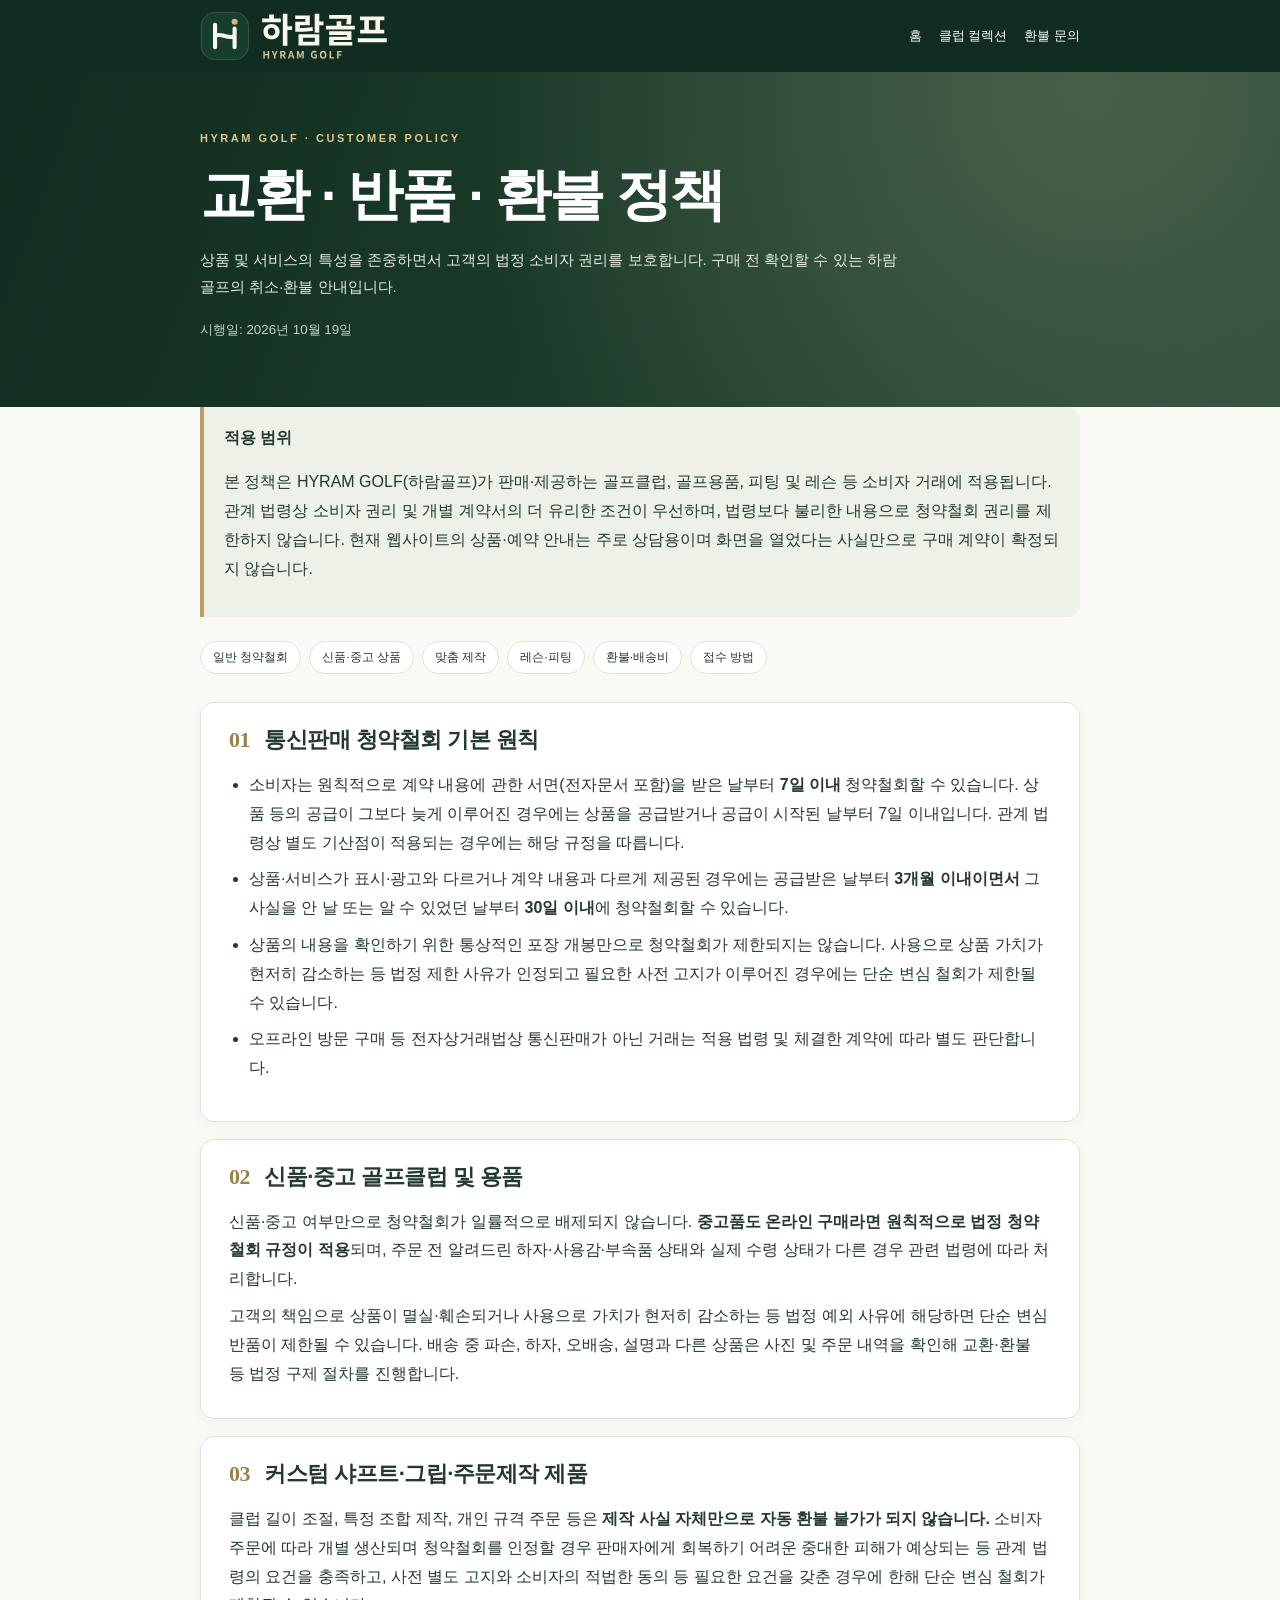
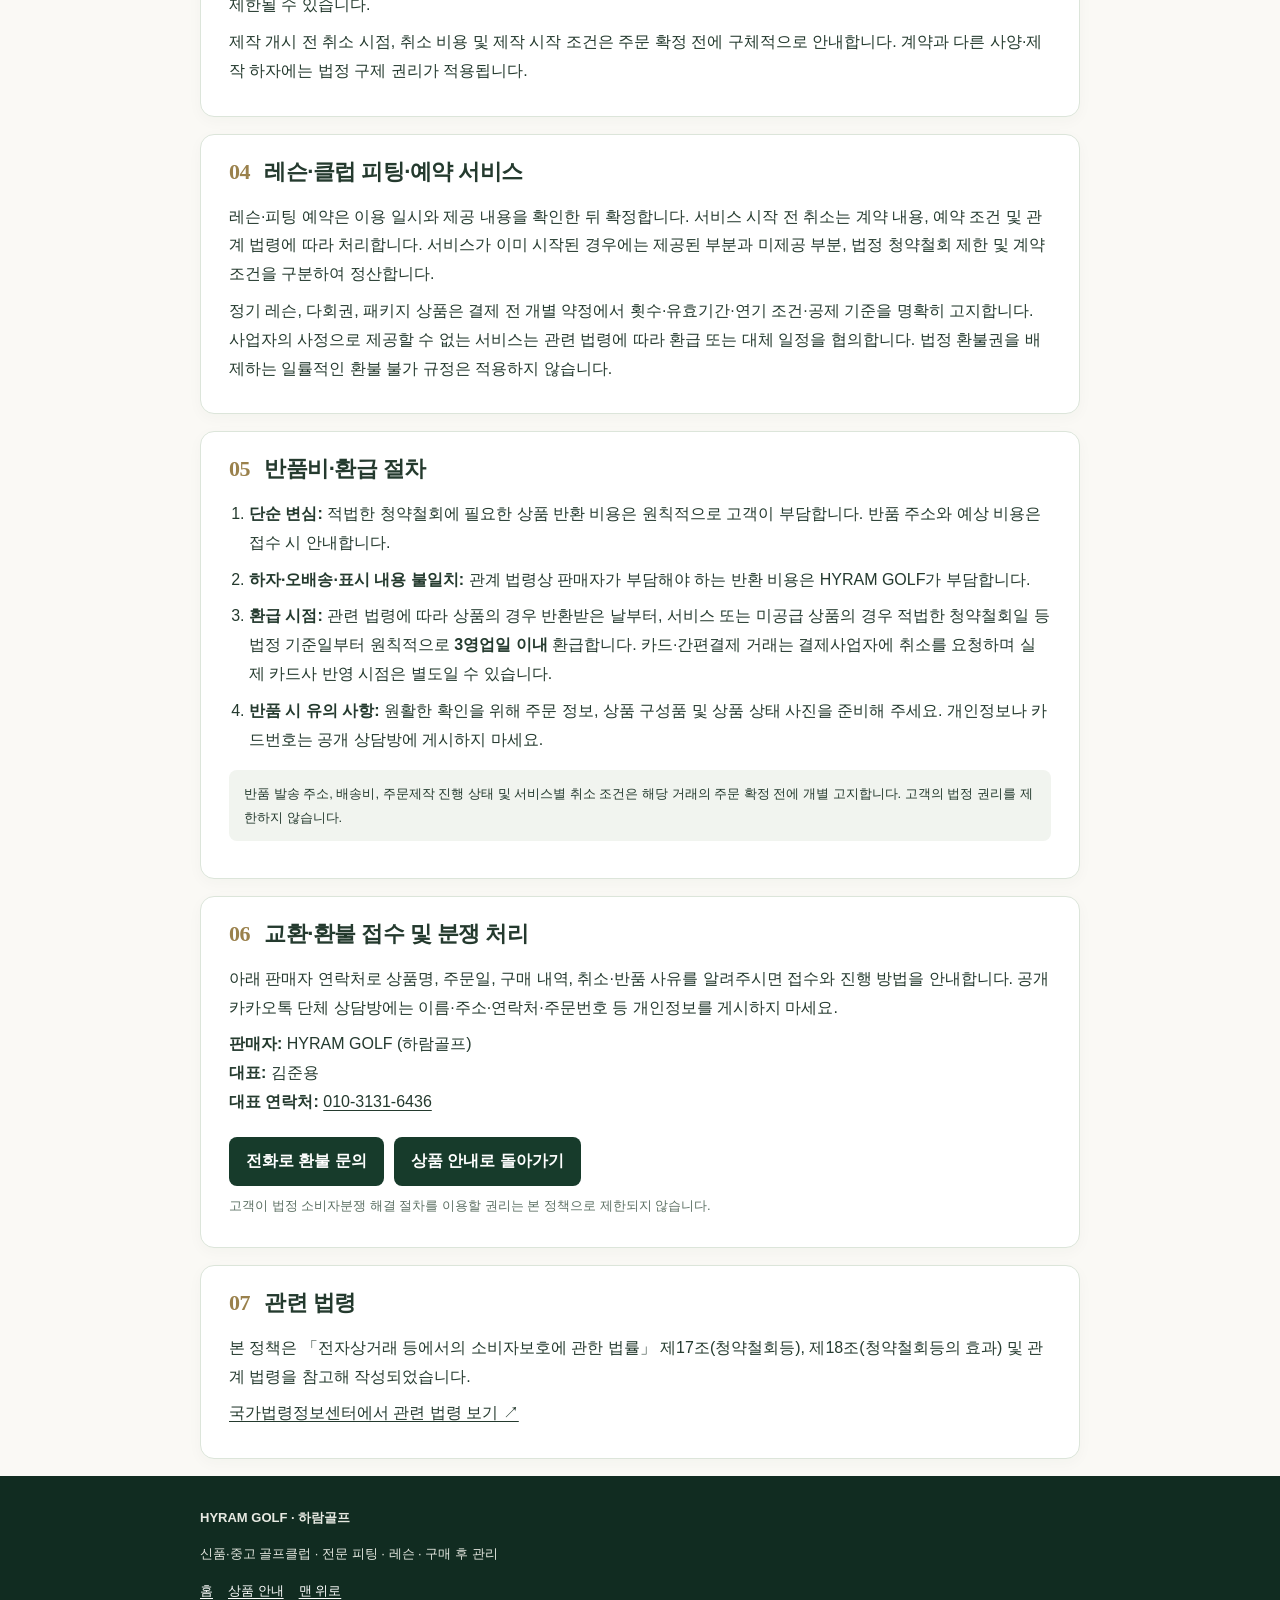
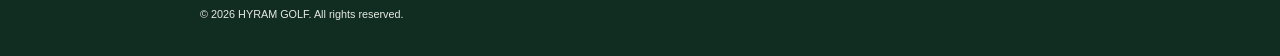
<file: web/refund.html>
<!doctype html>
<html lang="ko">
<head>
<meta charset="utf-8"><meta name="viewport" content="width=device-width, initial-scale=1">
<meta name="description" content="HYRAM GOLF 하람골프 신품·중고 골프클럽, 커스텀 피팅, 레슨의 교환·반품·취소·환불 기준">
<title>교환·반품·환불 정책 | HYRAM GOLF</title>
<style>
:root{--green:#173b2b;--deep:#112c21;--gold:#bd9e62;--cream:#faf9f5;--ink:#243a2e;--muted:#5d7164}
*{box-sizing:border-box}html{scroll-behavior:smooth}body{margin:0;background:var(--cream);color:var(--ink);font-family:Arial,"Noto Sans KR",sans-serif;line-height:1.8;overflow-wrap:break-word}a{color:inherit;text-underline-offset:3px}
.wrap{max-width:920px;margin:auto;padding:0 20px}.top{background:var(--deep);color:white}
.top .wrap{display:flex;align-items:center;justify-content:space-between;gap:16px;min-height:72px}.logo{text-decoration:none;font-weight:900;letter-spacing:.16em}
.nav{display:flex;gap:17px;font-size:13px}.nav a{text-decoration:none}
.hero{background:radial-gradient(circle at 85% 5%,#48604a,transparent 55%),linear-gradient(110deg,#0f2d20,#284b35);padding:57px 0 63px;color:white}
.eyebrow{font-size:11px;letter-spacing:.23em;font-weight:700;color:#dfc68b}.hero h1{font-size:clamp(32px,5.5vw,56px);line-height:1.18;margin:13px 0 18px;letter-spacing:-.04em}.hero p{color:#e7ede2;font-size:15px;max-width:700px}.hero small{color:#c4d2c2}
main{padding:37px 0 64px}.notice{background:#edf1e7;border-left:4px solid var(--gold);padding:17px 20px;border-radius:0 12px 12px 0;margin-bottom:24px}
.contents{display:flex;flex-wrap:wrap;gap:8px;margin-bottom:28px}.contents a{border:1px solid #dce5da;background:white;border-radius:30px;text-decoration:none;padding:5px 12px;font-size:12px}
.policy{background:white;border:1px solid #dce5da;border-radius:14px;padding:22px 28px;margin-bottom:17px;box-shadow:0 4px 15px #173b2b08}
.policy h2{font-size:22px;letter-spacing:-.025em;line-height:1.35;margin:0 0 16px}.policy h2 span{font-family:Georgia,serif;color:#9a814c;margin-right:9px}
.policy p{margin:8px 0}.policy li{margin-bottom:8px}.policy ol,.policy ul{padding-left:20px}
.sub{background:#f1f4ef;padding:12px 15px;border-radius:8px;font-size:13px;margin:15px 0}.muted{color:var(--muted);font-size:13px}
.cta{display:inline-block;background:var(--green);color:#fff;text-decoration:none;font-weight:700;padding:10px 17px;border-radius:8px;margin:12px 10px 0 0}
footer{background:var(--deep);color:#e7e9e2;padding:30px 0;font-size:13px}footer a{color:#fff}footer .links{display:flex;flex-wrap:wrap;gap:15px;margin-top:12px}
:focus-visible{outline:3px solid var(--gold);outline-offset:4px}
@media(max-width:600px){.top .wrap{padding:12px 20px;min-height:64px;align-items:flex-start;flex-direction:column;gap:4px}.hero{padding:42px 0}.policy{padding:19px}.nav{gap:12px}.policy h2{font-size:19px}}
.logo{display:inline-flex;align-items:center}.logo img{display:block;width:clamp(170px,24vw,218px);height:auto}</style>
<link rel="icon" href="images/hyram-friendly-mark.svg" type="image/svg+xml">
</head>
<body>
<header class="top"><div class="wrap"><a class="logo" href="./" aria-label="HYRAM GOLF 홈"><img src="images/hyram-signature.svg" width="218" height="60" alt="하람골프 · HYRAM GOLF" decoding="async"></a><nav class="nav" aria-label="바로가기"><a href="./">홈</a><a href="shop.html">클럽 컬렉션</a><a href="#contact">환불 문의</a></nav></div></header>
<div class="hero"><div class="wrap"><div class="eyebrow">HYRAM GOLF · CUSTOMER POLICY</div><h1>교환 · 반품 · 환불 정책</h1><p>상품 및 서비스의 특성을 존중하면서 고객의 법정 소비자 권리를 보호합니다. 구매 전 확인할 수 있는 하람골프의 취소·환불 안내입니다.</p><small>시행일: 2026년 10월 19일</small></div></div>
<main class="wrap" id="main">
<div class="notice"><b>적용 범위</b><p>본 정책은 HYRAM GOLF(하람골프)가 판매·제공하는 골프클럽, 골프용품, 피팅 및 레슨 등 소비자 거래에 적용됩니다. 관계 법령상 소비자 권리 및 개별 계약서의 더 유리한 조건이 우선하며, 법령보다 불리한 내용으로 청약철회 권리를 제한하지 않습니다. 현재 웹사이트의 상품·예약 안내는 주로 상담용이며 화면을 열었다는 사실만으로 구매 계약이 확정되지 않습니다.</p></div>
<nav class="contents" aria-label="정책 목차"><a href="#general">일반 청약철회</a><a href="#goods">신품·중고 상품</a><a href="#custom">맞춤 제작</a><a href="#service">레슨·피팅</a><a href="#cost">환불·배송비</a><a href="#contact">접수 방법</a></nav>
<section class="policy" id="general"><h2><span>01</span> 통신판매 청약철회 기본 원칙</h2>
<ul>
<li>소비자는 원칙적으로 계약 내용에 관한 서면(전자문서 포함)을 받은 날부터 <strong>7일 이내</strong> 청약철회할 수 있습니다. 상품 등의 공급이 그보다 늦게 이루어진 경우에는 상품을 공급받거나 공급이 시작된 날부터 7일 이내입니다. 관계 법령상 별도 기산점이 적용되는 경우에는 해당 규정을 따릅니다.</li>
<li>상품·서비스가 표시·광고와 다르거나 계약 내용과 다르게 제공된 경우에는 공급받은 날부터 <strong>3개월 이내이면서</strong> 그 사실을 안 날 또는 알 수 있었던 날부터 <strong>30일 이내</strong>에 청약철회할 수 있습니다.</li>
<li>상품의 내용을 확인하기 위한 통상적인 포장 개봉만으로 청약철회가 제한되지는 않습니다. 사용으로 상품 가치가 현저히 감소하는 등 법정 제한 사유가 인정되고 필요한 사전 고지가 이루어진 경우에는 단순 변심 철회가 제한될 수 있습니다.</li>
<li>오프라인 방문 구매 등 전자상거래법상 통신판매가 아닌 거래는 적용 법령 및 체결한 계약에 따라 별도 판단합니다.</li>
</ul></section>
<section class="policy" id="goods"><h2><span>02</span> 신품·중고 골프클럽 및 용품</h2>
<p>신품·중고 여부만으로 청약철회가 일률적으로 배제되지 않습니다. <strong>중고품도 온라인 구매라면 원칙적으로 법정 청약철회 규정이 적용</strong>되며, 주문 전 알려드린 하자·사용감·부속품 상태와 실제 수령 상태가 다른 경우 관련 법령에 따라 처리합니다.</p>
<p>고객의 책임으로 상품이 멸실·훼손되거나 사용으로 가치가 현저히 감소하는 등 법정 예외 사유에 해당하면 단순 변심 반품이 제한될 수 있습니다. 배송 중 파손, 하자, 오배송, 설명과 다른 상품은 사진 및 주문 내역을 확인해 교환·환불 등 법정 구제 절차를 진행합니다.</p></section>
<section class="policy" id="custom"><h2><span>03</span> 커스텀 샤프트·그립·주문제작 제품</h2>
<p>클럽 길이 조절, 특정 조합 제작, 개인 규격 주문 등은 <strong>제작 사실 자체만으로 자동 환불 불가가 되지 않습니다.</strong> 소비자 주문에 따라 개별 생산되며 청약철회를 인정할 경우 판매자에게 회복하기 어려운 중대한 피해가 예상되는 등 관계 법령의 요건을 충족하고, 사전 별도 고지와 소비자의 적법한 동의 등 필요한 요건을 갖춘 경우에 한해 단순 변심 철회가 제한될 수 있습니다.</p>
<p>제작 개시 전 취소 시점, 취소 비용 및 제작 시작 조건은 주문 확정 전에 구체적으로 안내합니다. 계약과 다른 사양·제작 하자에는 법정 구제 권리가 적용됩니다.</p></section>
<section class="policy" id="service"><h2><span>04</span> 레슨·클럽 피팅·예약 서비스</h2>
<p>레슨·피팅 예약은 이용 일시와 제공 내용을 확인한 뒤 확정합니다. 서비스 시작 전 취소는 계약 내용, 예약 조건 및 관계 법령에 따라 처리합니다. 서비스가 이미 시작된 경우에는 제공된 부분과 미제공 부분, 법정 청약철회 제한 및 계약 조건을 구분하여 정산합니다.</p>
<p>정기 레슨, 다회권, 패키지 상품은 결제 전 개별 약정에서 횟수·유효기간·연기 조건·공제 기준을 명확히 고지합니다. 사업자의 사정으로 제공할 수 없는 서비스는 관련 법령에 따라 환급 또는 대체 일정을 협의합니다. 법정 환불권을 배제하는 일률적인 환불 불가 규정은 적용하지 않습니다.</p></section>
<section class="policy" id="cost"><h2><span>05</span> 반품비·환급 절차</h2>
<ol>
<li><b>단순 변심:</b> 적법한 청약철회에 필요한 상품 반환 비용은 원칙적으로 고객이 부담합니다. 반품 주소와 예상 비용은 접수 시 안내합니다.</li>
<li><b>하자·오배송·표시 내용 불일치:</b> 관계 법령상 판매자가 부담해야 하는 반환 비용은 HYRAM GOLF가 부담합니다.</li>
<li><b>환급 시점:</b> 관련 법령에 따라 상품의 경우 반환받은 날부터, 서비스 또는 미공급 상품의 경우 적법한 청약철회일 등 법정 기준일부터 원칙적으로 <strong>3영업일 이내</strong> 환급합니다. 카드·간편결제 거래는 결제사업자에 취소를 요청하며 실제 카드사 반영 시점은 별도일 수 있습니다.</li>
<li><b>반품 시 유의 사항:</b> 원활한 확인을 위해 주문 정보, 상품 구성품 및 상품 상태 사진을 준비해 주세요. 개인정보나 카드번호는 공개 상담방에 게시하지 마세요.</li>
</ol><div class="sub">반품 발송 주소, 배송비, 주문제작 진행 상태 및 서비스별 취소 조건은 해당 거래의 주문 확정 전에 개별 고지합니다. 고객의 법정 권리를 제한하지 않습니다.</div>
</section>
<section class="policy" id="contact"><h2><span>06</span> 교환·환불 접수 및 분쟁 처리</h2>
<p>아래 판매자 연락처로 상품명, 주문일, 구매 내역, 취소·반품 사유를 알려주시면 접수와 진행 방법을 안내합니다. 공개 카카오톡 단체 상담방에는 이름·주소·연락처·주문번호 등 개인정보를 게시하지 마세요.</p>
<p><strong>판매자:</strong> HYRAM GOLF (하람골프)<br><strong>대표:</strong> 김준용<br><strong>대표 연락처:</strong> <a href="tel:01031316436">010-3131-6436</a></p>
<a class="cta" href="tel:01031316436">전화로 환불 문의</a><a class="cta" href="shop.html">상품 안내로 돌아가기</a>
<p class="muted">고객이 법정 소비자분쟁 해결 절차를 이용할 권리는 본 정책으로 제한되지 않습니다.</p>
</section>
<section class="policy" id="basis"><h2><span>07</span> 관련 법령</h2>
<p>본 정책은 「전자상거래 등에서의 소비자보호에 관한 법률」 제17조(청약철회등), 제18조(청약철회등의 효과) 및 관계 법령을 참고해 작성되었습니다.</p>
<p><a href="https://www.law.go.kr/법령/전자상거래등에서의소비자보호에관한법률" target="_blank" rel="noopener noreferrer">국가법령정보센터에서 관련 법령 보기 ↗</a></p></section>
</main>
<footer><div class="wrap"><b>HYRAM GOLF · 하람골프</b><p>신품·중고 골프클럽 · 전문 피팅 · 레슨 · 구매 후 관리</p><div class="links"><a href="./">홈</a><a href="shop.html">상품 안내</a><a href="#main">맨 위로</a></div><small>© 2026 HYRAM GOLF. All rights reserved.</small></div></footer>
</body>
</html>
</file>
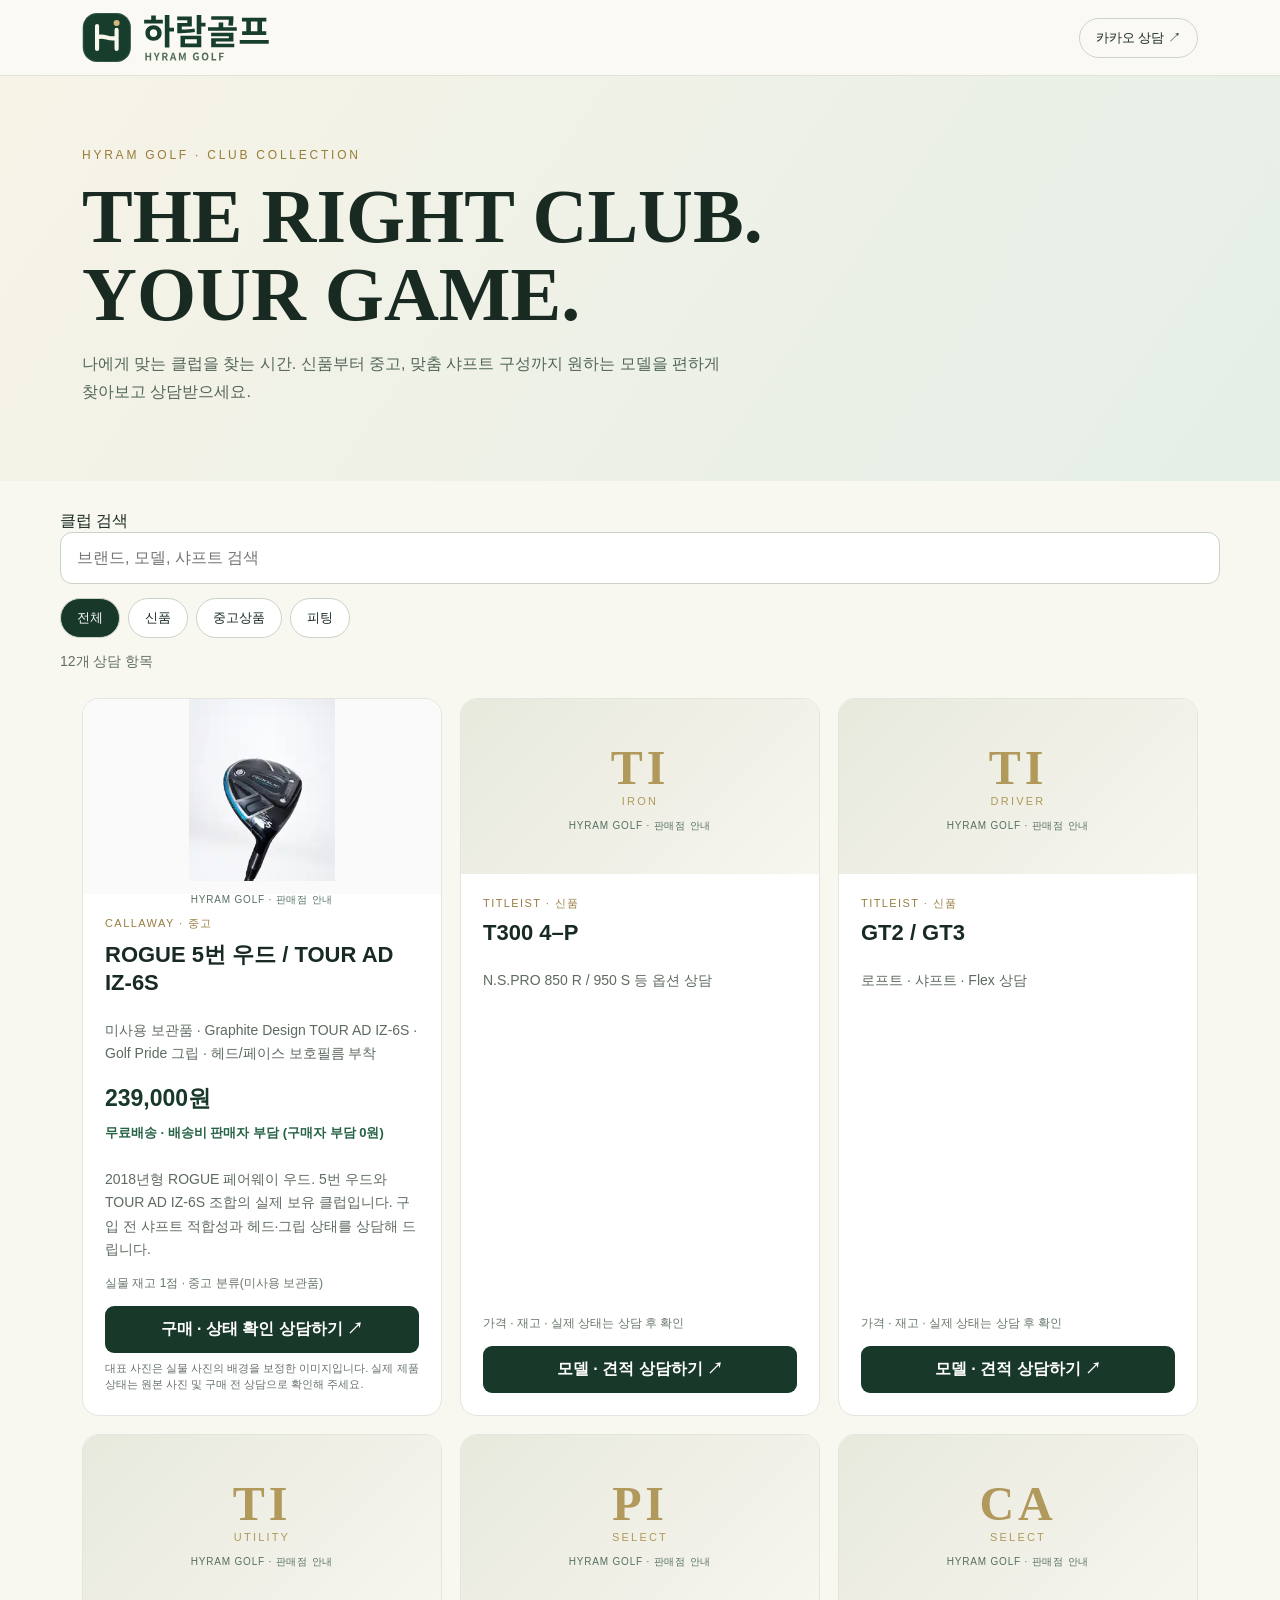
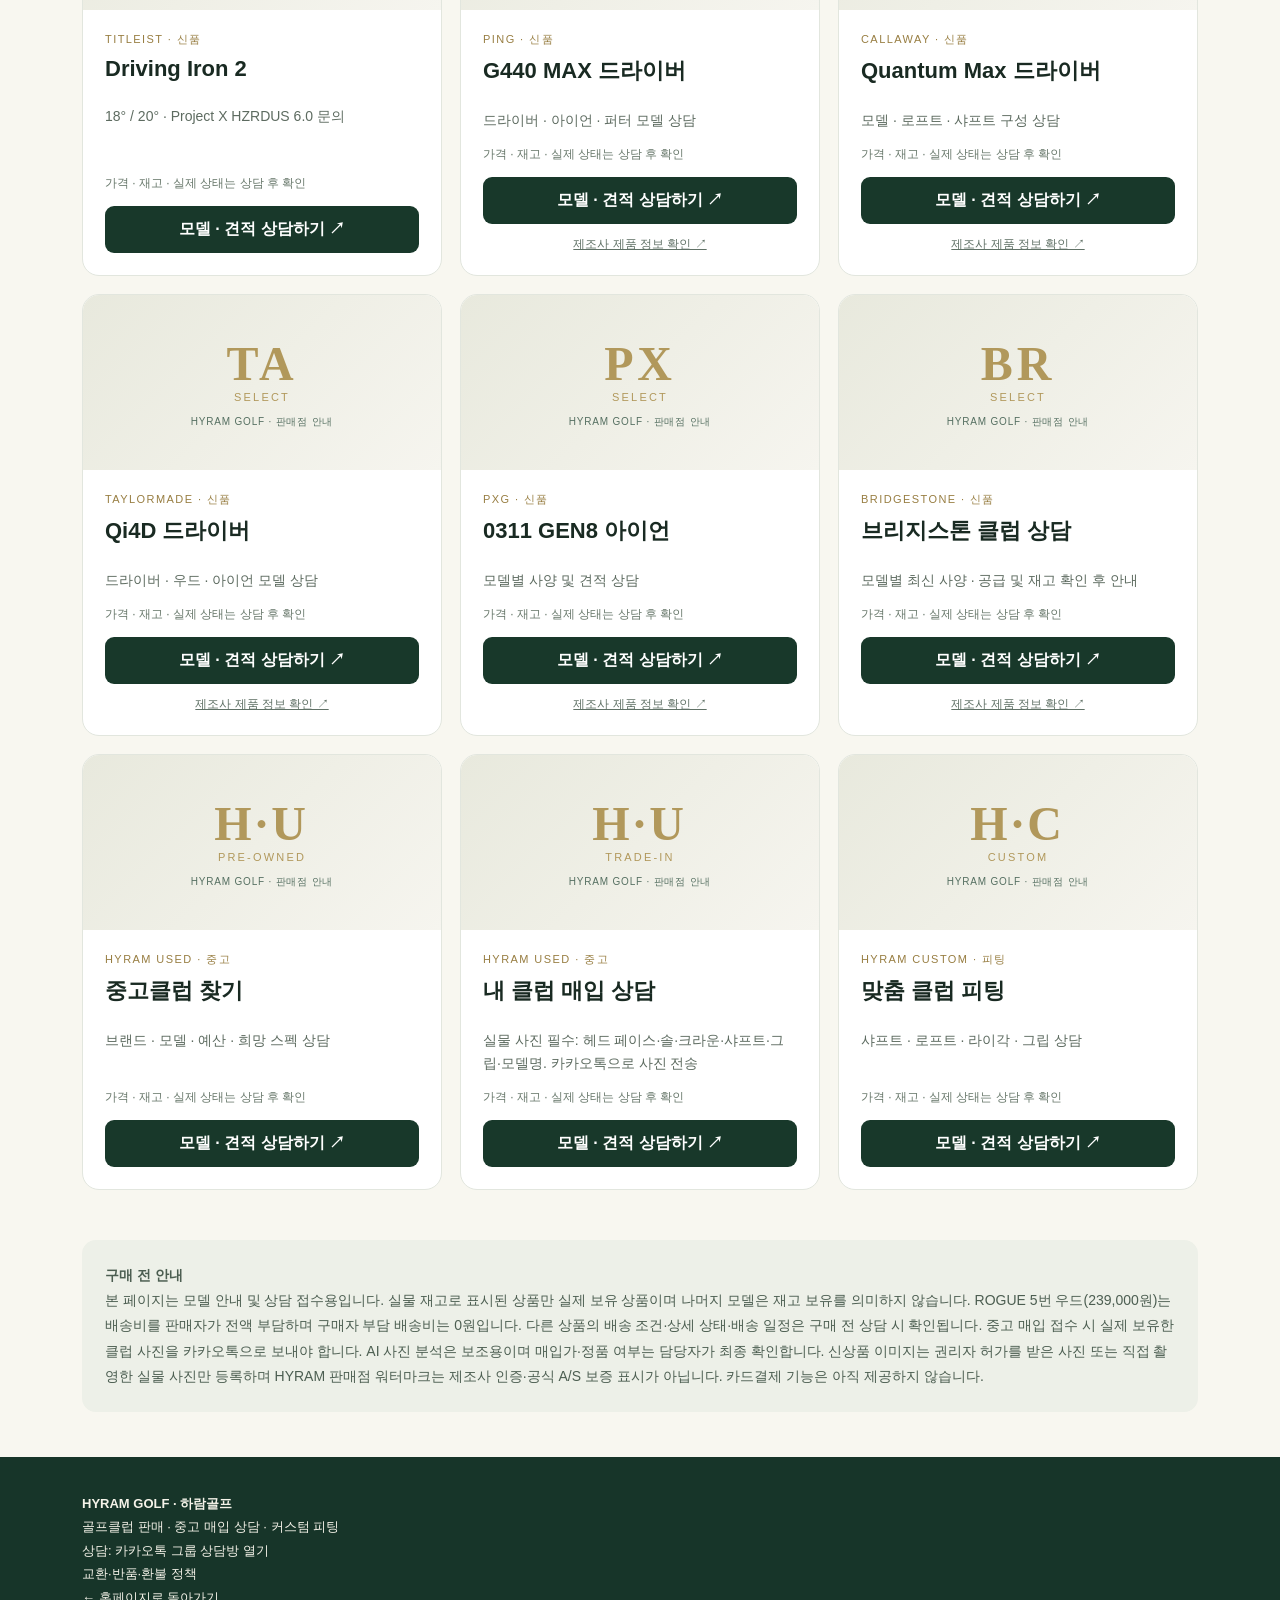
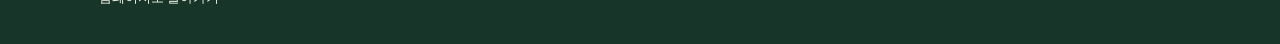
<file: web/shop.html>
<!doctype html><html lang="ko"><head><meta charset="utf-8"><meta name="viewport" content="width=device-width,initial-scale=1"><title>CLUB COLLECTION | HYRAM GOLF</title><meta name="description" content="HYRAM GOLF 골프클럽 신품·중고 컬렉션과 맞춤 상담"><style>
:root{--green:#18382a;--gold:#b5964b;--cream:#f8f7f0;--ink:#192a22}*{box-sizing:border-box}body{margin:0;background:var(--cream);color:var(--ink);font-family:Arial,'Noto Sans KR',sans-serif}a{color:inherit;text-decoration:none}header{position:sticky;top:0;background:#faf9f4ee;backdrop-filter:blur(12px);border-bottom:1px solid #e1e2d8;z-index:3}.wrap{max-width:1160px;margin:auto;padding:0 22px}.top{min-height:75px;display:flex;align-items:center;justify-content:space-between;gap:12px}.logo{font-weight:900;letter-spacing:.2em}.logo span{font-family:Georgia,serif;font-size:37px;color:var(--gold);margin-right:12px}.pill{border:1px solid #ccd3ca;border-radius:30px;padding:10px 16px;font-size:13px}.hero{padding:72px 0 58px;background:linear-gradient(125deg,#f7f3e7,#e5efe7)}.eyebrow{color:#997c39;letter-spacing:.23em;font-size:12px}.hero h1{font-family:Georgia,serif;font-size:clamp(42px,8vw,76px);line-height:1.03;margin:15px 0}.hero p{max-width:650px;color:#53665a;line-height:1.8}.controls{padding:30px 0 12px}.search{width:100%;padding:16px;border:1px solid #cbd3c9;border-radius:12px;background:white;font-size:16px}.filters{display:flex;flex-wrap:wrap;gap:8px;margin-top:14px}.filter{background:white;border:1px solid #ccd3c9;border-radius:24px;padding:10px 16px;cursor:pointer;color:var(--ink)}.filter[aria-pressed=true]{background:var(--green);color:white}.count{color:#627166;font-size:14px;margin:15px 0}.grid{display:grid;grid-template-columns:repeat(3,1fr);gap:18px;padding-bottom:50px}.card{background:white;border:1px solid #e2e6de;border-radius:17px;overflow:hidden;display:flex;flex-direction:column}.visual{height:175px;background:linear-gradient(135deg,#e8e9dd,#f6f5ef);display:flex;align-items:center;justify-content:center;flex-direction:column;color:#b1985b}.visual strong{font-family:Georgia,serif;font-size:48px;letter-spacing:.08em}.visual.has-photo{height:195px;background:#fafafa}.visual img{display:block;width:100%;height:100%;object-fit:contain}.price{font-weight:900;font-size:23px;color:#18382a;margin:4px 0 10px}.stock{color:#1f553c;font-weight:700}.shipping{color:#266244;font-size:13px;font-weight:700;margin:0 0 12px}.photo-note{font-size:11px;color:#667268;line-height:1.5;margin-top:7px}.visual small{font-size:11px;letter-spacing:.2em}.detail{padding:22px;display:flex;flex:1;flex-direction:column}.tag{font-size:11px;color:#987e42;letter-spacing:.13em}.detail h2{font-size:22px;margin:9px 0}.detail p{font-size:14px;color:#5d6b60;line-height:1.65}.meta{font-size:12px;color:#68786b;margin:auto 0 14px}.cta{display:block;text-align:center;background:var(--green);color:white;padding:13px;border-radius:9px;font-weight:700}.notice{padding:23px;border-radius:14px;background:#edf0e8;margin-bottom:45px;color:#4c5e51;line-height:1.8;font-size:14px}footer{background:#173529;color:#f5f3e9;padding:35px 0;font-size:13px;line-height:1.8}.empty{padding:40px;text-align:center;color:#637064}@media(max-width:850px){.grid{grid-template-columns:repeat(2,1fr)}}@media(max-width:560px){.grid{grid-template-columns:1fr}.hero{padding:48px 0}.visual{height:145px}.top{min-height:65px}.logo{letter-spacing:.09em}}
.logo{display:inline-flex;align-items:center}.logo img{display:block;width:clamp(175px,24vw,218px);height:auto}</style><link rel="icon" href="images/hyram-friendly-mark.svg" type="image/svg+xml">
</head><body><header><div class="wrap top"><a href="./" class="logo" aria-label="HYRAM GOLF 홈"><img src="images/hyram-signature-light.svg" width="218" height="60" alt="하람골프 · HYRAM GOLF" decoding="async"></a><a class="pill" href="https://open.kakao.com/o/gaQIRfSi" target="_blank" rel="noopener noreferrer">카카오 상담 ↗</a></div></header><main><section class="hero"><div class="wrap"><div class="eyebrow">HYRAM GOLF · CLUB COLLECTION</div><h1>THE RIGHT CLUB.<br>YOUR GAME.</h1><p>나에게 맞는 클럽을 찾는 시간. 신품부터 중고, 맞춤 샤프트 구성까지 원하는 모델을 편하게 찾아보고 상담받으세요.</p></div></section><section class="wrap controls"><label for="search">클럽 검색</label><input class="search" id="search" type="search" placeholder="브랜드, 모델, 샤프트 검색" autocomplete="off"><div class="filters" id="filters"><button class="filter" data-filter="전체" aria-pressed="true">전체</button><button class="filter" data-filter="신품" aria-pressed="false">신품</button><button class="filter" data-filter="중고" aria-pressed="false">중고상품</button><button class="filter" data-filter="피팅" aria-pressed="false">피팅</button></div><p class="count" id="count" aria-live="polite"></p></section><section class="wrap"><div class="grid" id="products"></div><div class="notice"><b>구매 전 안내</b><br>본 페이지는 모델 안내 및 상담 접수용입니다. 실물 재고로 표시된 상품만 실제 보유 상품이며 나머지 모델은 재고 보유를 의미하지 않습니다. ROGUE 5번 우드(239,000원)는 배송비를 판매자가 전액 부담하며 구매자 부담 배송비는 0원입니다. 다른 상품의 배송 조건·상세 상태·배송 일정은 구매 전 상담 시 확인됩니다. 중고 매입 접수 시 실제 보유한 클럽 사진을 카카오톡으로 보내야 합니다. AI 사진 분석은 보조용이며 매입가·정품 여부는 담당자가 최종 확인합니다. 신상품 이미지는 권리자 허가를 받은 사진 또는 직접 촬영한 실물 사진만 등록하며 HYRAM 판매점 워터마크는 제조사 인증·공식 A/S 보증 표시가 아닙니다. 카드결제 기능은 아직 제공하지 않습니다.</div></section></main><footer><div class="wrap"><b>HYRAM GOLF · 하람골프</b><div>골프클럽 판매 · 중고 매입 상담 · 커스텀 피팅</div><div>상담: <a href="https://open.kakao.com/o/gaQIRfSi">카카오톡 그룹 상담방 열기</a></div><div><a href="refund.html">교환·반품·환불 정책</a></div><div><a href="./">← 홈페이지로 돌아가기</a></div></div></footer><script>
const kakao="https://open.kakao.com/o/gaQIRfSi";
const officialLinks={"PING":"https://ping.com","PXG":"https://www.pxg.com/products/gen8-irons","CALLAWAY":"https://www.callawaygolf.com/product/drivers-2026-quantum-max","TAYLORMADE":"https://www.taylormadegolf.com/clubhouse/1205109-introducing-qi4d-drivers.html?lang=default","BRIDGESTONE":"https://www.bridgestonegolf.com"};
const rogueProductImage="[data-uri]";
const products=[
{brand:"CALLAWAY",model:"ROGUE 5번 우드 / TOUR AD IZ-6S",kind:"중고",category:"5W · PRE-OWNED",spec:"미사용 보관품 · Graphite Design TOUR AD IZ-6S · Golf Pride 그립 · 헤드/페이스 보호필름 부착",condition:"미사용 보관품",inventory:1,price:239000,shippingFee:0,shippingPayer:"판매자",image:rogueProductImage,description:"2018년형 ROGUE 페어웨이 우드. 5번 우드와 TOUR AD IZ-6S 조합의 실제 보유 클럽입니다. 구입 전 샤프트 적합성과 헤드·그립 상태를 상담해 드립니다."},
{brand:"TITLEIST",model:"T300 4–P",kind:"신품",category:"IRON",spec:"N.S.PRO 850 R / 950 S 등 옵션 상담"},
{brand:"TITLEIST",model:"GT2 / GT3",kind:"신품",category:"DRIVER",spec:"로프트 · 샤프트 · Flex 상담"},
{brand:"TITLEIST",model:"Driving Iron 2",kind:"신품",category:"UTILITY",spec:"18° / 20° · Project X HZRDUS 6.0 문의"},
{brand:"PING",model:"G440 MAX 드라이버",kind:"신품",category:"SELECT",spec:"드라이버 · 아이언 · 퍼터 모델 상담"},
{brand:"CALLAWAY",model:"Quantum Max 드라이버",kind:"신품",category:"SELECT",spec:"모델 · 로프트 · 샤프트 구성 상담"},
{brand:"TAYLORMADE",model:"Qi4D 드라이버",kind:"신품",category:"SELECT",spec:"드라이버 · 우드 · 아이언 모델 상담"},
{brand:"PXG",model:"0311 GEN8 아이언",kind:"신품",category:"SELECT",spec:"모델별 사양 및 견적 상담"},
{brand:"BRIDGESTONE",model:"브리지스톤 클럽 상담",kind:"신품",category:"SELECT",spec:"모델별 최신 사양 · 공급 및 재고 확인 후 안내"},
{brand:"HYRAM USED",model:"중고클럽 찾기",kind:"중고",category:"PRE-OWNED",spec:"브랜드 · 모델 · 예산 · 희망 스펙 상담"},
{brand:"HYRAM USED",model:"내 클럽 매입 상담",kind:"중고",category:"TRADE-IN",spec:"실물 사진 필수: 헤드 페이스·솔·크라운·샤프트·그립·모델명. 카카오톡으로 사진 전송"},
{brand:"HYRAM CUSTOM",model:"맞춤 클럽 피팅",kind:"피팅",category:"CUSTOM",spec:"샤프트 · 로프트 · 라이각 · 그립 상담"}
];
let active="전체";const root=document.getElementById("products"),search=document.getElementById("search"),count=document.getElementById("count");function render(){const q=search.value.trim().toLocaleLowerCase();const matches=products.filter(p=>(active==="전체"||p.kind===active)&&[p.brand,p.model,p.spec,p.category].join(" ").toLocaleLowerCase().includes(q));root.replaceChildren();for(const p of matches){const article=document.createElement("article");article.className="card";const visual=document.createElement("div");visual.className="visual";const vtitle=document.createElement("strong");vtitle.textContent=p.brand==="HYRAM USED"?"H·U":p.brand==="HYRAM CUSTOM"?"H·C":p.brand.slice(0,2);const small=document.createElement("small");small.textContent=p.category;if(p.image){visual.classList.add("has-photo");const photo=document.createElement("img");photo.src=p.image;photo.alt=p.model+" 실물 촬영 이미지(배경 보정)";photo.loading="lazy";visual.append(photo)}else{visual.append(vtitle,small)}const watermark=document.createElement("span");watermark.textContent="HYRAM GOLF · 판매점 안내";watermark.style.cssText="font-size:10px;letter-spacing:.08em;margin-top:12px;color:#567062";visual.append(watermark);const detail=document.createElement("div");detail.className="detail";const tag=document.createElement("span");tag.className="tag";tag.textContent=p.brand+" · "+p.kind;const h=document.createElement("h2");h.textContent=p.model;const desc=document.createElement("p");desc.textContent=p.spec;const extended=document.createElement("p");extended.textContent=p.description||"";const meta=document.createElement("div");meta.className="meta";meta.textContent=p.inventory?"실물 재고 "+p.inventory+"점 · 중고 분류(미사용 보관품)":"가격 · 재고 · 실제 상태는 상담 후 확인";const link=document.createElement("a");link.className="cta";link.href=kakao;link.target="_blank";link.rel="noopener noreferrer";link.textContent=p.inventory?"구매 · 상태 확인 상담하기 ↗":"모델 · 견적 상담하기 ↗";detail.append(tag,h,desc);if(p.price){const price=document.createElement("strong");price.className="price";price.textContent=p.price.toLocaleString("ko-KR")+"원";detail.append(price);if(p.shippingFee===0){const shipping=document.createElement("div");shipping.className="shipping";shipping.textContent="무료배송 · 배송비 판매자 부담 (구매자 부담 0원)";detail.append(shipping)}detail.append(extended)}detail.append(meta,link);if(p.image){const photoNote=document.createElement("span");photoNote.className="photo-note";photoNote.textContent="대표 사진은 실물 사진의 배경을 보정한 이미지입니다. 실제 제품 상태는 원본 사진 및 구매 전 상담으로 확인해 주세요.";detail.append(photoNote)}if(officialLinks[p.brand]&&!p.inventory){const official=document.createElement("a");official.href=officialLinks[p.brand];official.target="_blank";official.rel="noopener noreferrer";official.textContent="제조사 제품 정보 확인 ↗";official.style.cssText="display:block;text-align:center;font-size:12px;margin-top:12px;text-decoration:underline;color:#617267";detail.append(official)}article.append(visual,detail);root.append(article)}count.textContent=matches.length+"개 상담 항목";if(!matches.length){const e=document.createElement("p");e.className="empty";e.textContent="검색 결과가 없어요. 다른 모델명으로 검색해 주세요.";root.append(e)}}document.getElementById("filters").addEventListener("click",e=>{const b=e.target.closest("button[data-filter]");if(!b)return;active=b.dataset.filter;document.querySelectorAll(".filter").forEach(x=>x.setAttribute("aria-pressed",String(x===b)));render()});search.addEventListener("input",render);render();
</script></body></html>
</file>
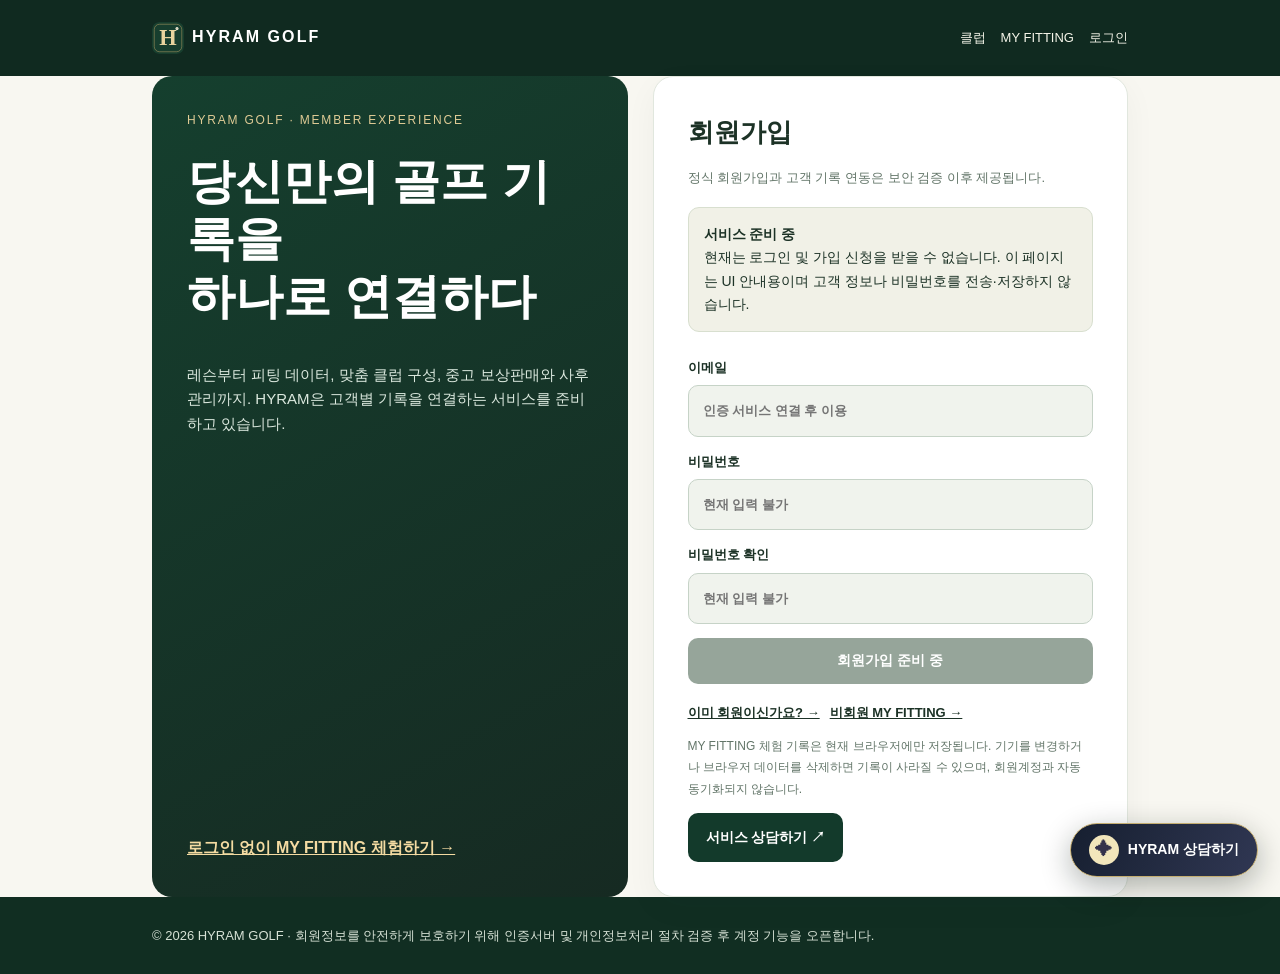
<file: web/signup.html>
<!doctype html>
<html lang="ko"><head><meta charset="utf-8"><meta name="viewport" content="width=device-width,initial-scale=1">
<meta name="description" content="HYRAM GOLF 회원가입 준비 안내 · 현재 계정 인증 서비스 구축 중">
<meta name="robots" content="noindex,follow">
<title>회원가입 | HYRAM GOLF</title><link rel="stylesheet" href="account.css"><link rel="stylesheet" href="chat-widget.css"><link rel="icon" type="image/svg+xml" href="icons/hyram-mark.svg"></head>
<body><header><div class="wrap nav"><a class="brand" href="./"><img src="icons/hyram-mark.svg" alt="" width="32" height="32" style="vertical-align:middle;border-radius:7px;margin-right:8px">HYRAM GOLF</a><nav aria-label="상단 이동"><a href="shop.html">클럽</a><a href="fitting.html">MY FITTING</a><a href="login.html">로그인</a></nav></div></header>
<main class="wrap"><div class="layout">
<aside><div class="eyebrow">HYRAM GOLF · MEMBER EXPERIENCE</div><h1>당신만의 골프 기록을<br>하나로 연결하다</h1>
<p>레슨부터 피팅 데이터, 맞춤 클럽 구성, 중고 보상판매와 사후관리까지. HYRAM은 고객별 기록을 연결하는 서비스를 준비하고 있습니다.</p>
<a class="aside-link" href="fitting.html">로그인 없이 MY FITTING 체험하기 →</a></aside>
<section class="panel" aria-labelledby="account-title"><h2 id="account-title">회원가입</h2>
<p class="small">정식 회원가입과 고객 기록 연동은 보안 검증 이후 제공됩니다.</p>
<div class="status" role="status"><strong>서비스 준비 중</strong><div>현재는 로그인 및 가입 신청을 받을 수 없습니다. 이 페이지는 UI 안내용이며 고객 정보나 비밀번호를 전송·저장하지 않습니다.</div></div>
<form aria-label="회원가입 준비 중인 화면"><fieldset disabled>
<label>이메일<input type="email" name="email" autocomplete="email" placeholder="인증 서비스 연결 후 이용"></label>
<label>비밀번호<input type="password" name="password" autocomplete="new-password" placeholder="현재 입력 불가"></label>
<label>비밀번호 확인<input type="password" name="confirm" autocomplete="new-password" placeholder="현재 입력 불가"></label>
<button class="button" type="submit" disabled>회원가입 준비 중</button></fieldset></form>
<div class="actions"><a href="login.html">이미 회원이신가요? →</a><a href="fitting.html">비회원 MY FITTING →</a></div>
<p class="guideline">MY FITTING 체험 기록은 현재 브라우저에만 저장됩니다. 기기를 변경하거나 브라우저 데이터를 삭제하면 기록이 사라질 수 있으며, 회원계정과 자동 동기화되지 않습니다.</p>
<a class="button" href="https://open.kakao.com/o/gaQIRfSi" target="_blank" rel="noopener noreferrer">서비스 상담하기 ↗</a>
</section></div></main>
<footer><div class="wrap">© 2026 HYRAM GOLF · 회원정보를 안전하게 보호하기 위해 인증서버 및 개인정보처리 절차 검증 후 계정 기능을 오픈합니다.</div></footer><script src="chat-widget.js" defer></script></body></html>
</file>
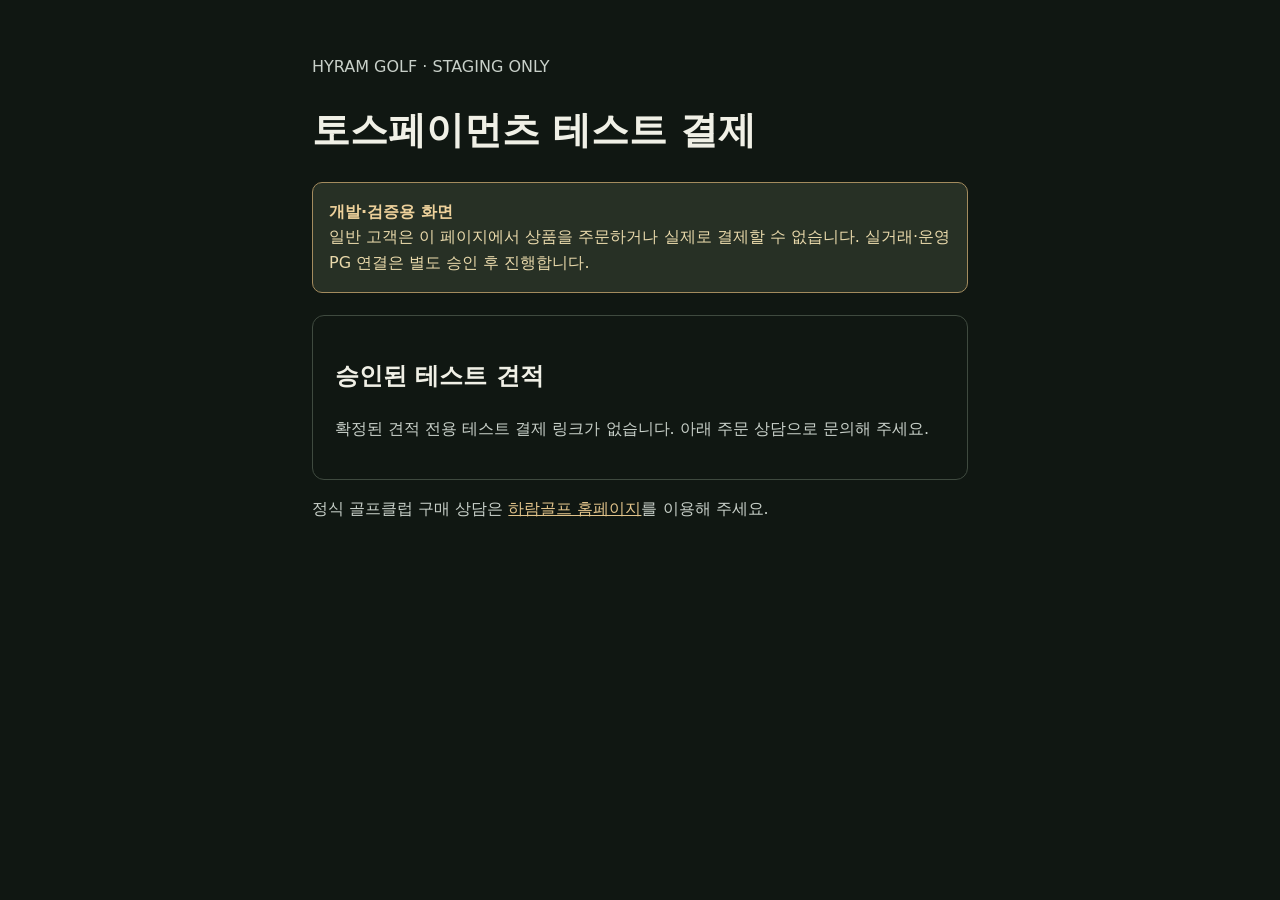
<file: staging/payments/checkout.html>
<!doctype html>
<html lang="ko"><head><meta charset="utf-8"><meta name="viewport" content="width=device-width,initial-scale=1">
<title>HYRAM GOLF · 토스 결제 테스트 전용</title>
<meta name="robots" content="noindex,nofollow,noarchive">
<style>
*{box-sizing:border-box}body{margin:0;background:#101712;color:#f0f0e6;font:16px/1.6 system-ui,-apple-system,"Noto Sans KR",sans-serif}
main{max-width:700px;padding:38px 22px;margin:auto}h1{font-size:clamp(25px,4vw,38px);line-height:1.35}
p{color:#c8d0c9}.notice{border:1px solid #a38b5e;background:#273025;border-radius:10px;padding:16px;color:#e9d9ab}
.panel{border:1px solid #3f4a3f;border-radius:12px;padding:22px;margin-top:22px}
strong{color:#eed19b}button{font:inherit;padding:13px 18px;border:0;border-radius:7px;background:#e2c48b;color:#18201b;font-weight:700;cursor:pointer}
button:disabled{opacity:.5;cursor:not-allowed}[hidden]{display:none!important}.widget{background:white;color:#111;border-radius:9px;padding:10px;margin:14px 0}
a{color:#e2c48b}:focus-visible{outline:3px solid #e2c48b;outline-offset:3px}
</style></head><body><main>
<p>HYRAM GOLF · STAGING ONLY</p><h1>토스페이먼츠 테스트 결제</h1>
<p class="notice"><strong>개발·검증용 화면</strong><br>일반 고객은 이 페이지에서 상품을 주문하거나 실제로 결제할 수 없습니다. 실거래·운영 PG 연결은 별도 승인 후 진행합니다.</p>
<section class="panel" id="tossTestPanel" aria-labelledby="tossTestHeading">
<h2 id="tossTestHeading">승인된 테스트 견적</h2>
<p id="tossQuoteSummary" aria-live="polite"></p>
<div id="tossWidgetArea" class="widget" hidden>
<div id="tossPaymentMethods"></div><div id="tossPaymentAgreement"></div>
<button id="tossPayButton" type="button" disabled>테스트 결제 요청</button>
</div>
<p id="tossTestStatus" aria-live="polite">서버에서 발급한 테스트 링크가 필요합니다.</p>
</section>
<p>정식 골프클럽 구매 상담은 <a href="https://hyramgolf.kr/" rel="noopener noreferrer">하람골프 홈페이지</a>를 이용해 주세요.</p>
</main><script src="./toss-payment-config.js"></script><script src="./toss-checkout.js"></script></body></html>
</file>
<file: web/customer-entry.css>
/* Scoped customer entry. Existing account, inventory and payment UI is retained. */
.customer-entry-enabled{--ce-ink:#163c2c;--ce-muted:#506657;--ce-line:#d4ded2;--ce-paper:#fffef9;--ce-ground:#f3f5ed;--ce-gold:#8a6a2c}
.customer-entry-enabled :where(a,button,input,select,textarea,summary):focus-visible{outline:3px solid #967323;outline-offset:4px}
.customer-entry-enabled :where(section[id],main[id]){scroll-margin-top:110px}
.customer-entry-enabled .expert-header .brand .customer-brand-logo{display:block;width:200px;height:auto;max-width:none;object-fit:contain}
.customer-entry-enabled .customer-skip{position:fixed;top:-100px;left:16px;z-index:1001;background:#fff;color:#163c2c;padding:14px 20px}.customer-entry-enabled .customer-skip:focus{top:12px}
.customer-entry-enabled .customer-wrap{max-width:1160px;margin:auto;padding:0 24px}
.customer-entry-enabled :where(.customer-start,.customer-consult){color:var(--ce-ink);font-family:-apple-system,BlinkMacSystemFont,'Noto Sans KR','Malgun Gothic',sans-serif;line-height:1.7}
.customer-entry-enabled .customer-start{background:var(--ce-paper);padding:52px 0 32px;border-block:1px solid var(--ce-line)}
.customer-entry-enabled .customer-heading{display:flex;align-items:end;justify-content:space-between;gap:24px;margin-bottom:26px}
.customer-entry-enabled .customer-kicker{margin:0 0 8px;color:var(--ce-gold);font-size:13px;font-weight:700;letter-spacing:.03em}
.customer-entry-enabled .customer-heading h2{margin:0;font-size:clamp(24px,3.2vw,36px);line-height:1.4;letter-spacing:-.05em;color:var(--ce-ink)}
.customer-entry-enabled .customer-heading>p{font-size:14px;color:var(--ce-muted);margin:0}
.customer-entry-enabled .customer-paths{display:grid;grid-template-columns:repeat(4,minmax(0,1fr));gap:12px}
.customer-entry-enabled .customer-path{display:flex;flex-direction:column;min-width:0;padding:22px 20px;border:1px solid var(--ce-line);border-radius:12px;background:var(--ce-ground);color:var(--ce-ink);text-decoration:none;transition:background .15s,border-color .15s}
.customer-entry-enabled .customer-path:hover{background:#e9efdf;border-color:#749580}
.customer-entry-enabled .customer-path-num{font-family:Georgia,serif;color:var(--ce-gold);font-size:22px;line-height:1.3}
.customer-entry-enabled .customer-path h3{font-size:18px;line-height:1.5;letter-spacing:-.045em;margin:16px 0 8px;color:var(--ce-ink);text-wrap:balance}
.customer-entry-enabled .customer-path p{font-size:13px;color:var(--ce-muted);margin:0 0 20px}
.customer-entry-enabled .customer-path-action{font-size:13px;font-weight:700;margin-top:auto}
.customer-entry-enabled .customer-next{display:flex;gap:10px 28px;flex-wrap:wrap;justify-content:center;margin-top:24px;font-size:14px;color:var(--ce-muted)}
.customer-entry-enabled .customer-next a{font-weight:700;color:var(--ce-ink);text-decoration:underline;text-underline-offset:4px}
.customer-entry-enabled .customer-more{display:flex;gap:24px;justify-content:center;margin-top:12px;font-size:13px;color:var(--ce-muted)}
.customer-entry-enabled .customer-more a{display:flex;align-items:center;min-height:44px;text-decoration:underline;text-underline-offset:4px}
.customer-entry-enabled .expert-services[hidden]{display:none}
.customer-entry-enabled .customer-consult{padding:60px 0;background:var(--ce-ground);border-bottom:1px solid var(--ce-line)}
.customer-entry-enabled .customer-consult-grid{display:grid;grid-template-columns:minmax(0,1fr) minmax(0,1fr);gap:64px;align-items:start}
.customer-entry-enabled .customer-consult-copy h2{font-size:clamp(28px,3.5vw,42px);line-height:1.4;letter-spacing:-.05em;margin:12px 0 18px;color:var(--ce-ink)}
.customer-entry-enabled .customer-consult-copy>p:not(.customer-kicker){font-size:15px;color:var(--ce-muted)}
.customer-entry-enabled .customer-consult-copy ol{padding-left:21px;margin:24px 0;font-size:14px;color:var(--ce-muted)}
.customer-entry-enabled .customer-consult-copy li{margin:6px 0}
.customer-entry-enabled .customer-phone{display:inline-flex;gap:16px;flex-wrap:wrap;min-height:44px;align-items:center;font-size:14px;font-weight:700;text-decoration:underline;text-underline-offset:4px;color:var(--ce-ink)}
.customer-entry-enabled .customer-form-panel{background:var(--ce-paper);border:1px solid var(--ce-line);border-radius:16px;padding:28px;min-width:0}
.customer-entry-enabled .customer-form-panel form{max-width:none}
.customer-entry-enabled .customer-form-panel label{display:block;color:var(--ce-ink);font-size:14px;font-weight:700;margin:0 0 8px}
.customer-entry-enabled .customer-form-panel :where(select,textarea){display:block;width:100%;max-width:100%;min-width:0;background:#fff!important;color:var(--ce-ink)!important;border:1px solid #a9bbaa!important;border-radius:8px;padding:12px;font:inherit;font-size:16px;line-height:1.6;margin:0 0 20px}
.customer-entry-enabled .customer-form-panel textarea{resize:vertical;min-height:110px}
.customer-entry-enabled .customer-form-panel textarea::placeholder{color:#67796b}
.customer-entry-enabled .customer-optional{font-size:12px;color:var(--ce-muted);font-weight:400;margin-left:6px}
.customer-entry-enabled .customer-help{font-size:12px;line-height:1.8;color:var(--ce-muted);margin:8px 0 18px}
.customer-entry-enabled .customer-disclosure{padding-top:16px;border-top:1px solid var(--ce-line);margin-bottom:0}
.customer-entry-enabled :where(.customer-primary,.customer-secondary){display:flex;align-items:center;justify-content:center;gap:12px;width:100%;min-height:48px;padding:12px 16px;border:1px solid var(--ce-ink);border-radius:8px;font:inherit;font-size:15px;font-weight:700;line-height:1.5;cursor:pointer;text-align:center;text-decoration:none}
.customer-entry-enabled .customer-primary{background:var(--ce-ink);color:#fff}
.customer-entry-enabled .customer-secondary{background:var(--ce-paper);color:var(--ce-ink);margin:0 0 10px}
.customer-entry-enabled #customer-draft-panel:not([hidden]){margin-top:24px;padding-top:24px;border-top:1px solid var(--ce-line)}
.customer-entry-enabled .customer-status{color:var(--ce-ink);font-size:13px;line-height:1.8;overflow-wrap:anywhere;margin:12px 0}
.customer-entry-enabled .customer-detailed{max-width:1160px;margin:24px auto;padding:0 24px;color:var(--ce-ink)}
.customer-entry-enabled .customer-detailed summary{cursor:pointer;padding:16px 20px;background:var(--ce-ground);border:1px solid var(--ce-line);border-radius:8px;font-size:15px;min-height:48px}
.customer-entry-enabled .customer-mobile{display:none}
/* Keep touch targets large and avoid fixed-bar/chat overlap. */
@media(max-width:780px){
 .customer-entry-enabled{padding-bottom:calc(78px + env(safe-area-inset-bottom,0px))}
 .customer-entry-enabled .customer-wrap{padding-inline:20px}
 .customer-entry-enabled .expert-header .brand .customer-brand-logo{width:140px}
 .customer-entry-enabled .customer-heading{display:block;margin-bottom:20px}
 .customer-entry-enabled .customer-heading>p{margin-top:10px}
 .customer-entry-enabled .customer-heading>p br{display:none}
 .customer-entry-enabled .customer-start{padding:30px 0 24px}
 .customer-entry-enabled .expert-hero{padding-block:30px!important}
 .customer-entry-enabled .expert-visual,.customer-entry-enabled .hero-image{display:none}
 .customer-entry-enabled .expert-highlights,.customer-entry-enabled .expert-hero-credit{display:none}
 .customer-entry-enabled .hero-copy .hero-detail{font-size:15px}
 .customer-entry-enabled .customer-paths{grid-template-columns:repeat(2,minmax(0,1fr));gap:10px}
 .customer-entry-enabled .customer-path{padding:16px 13px;border-radius:10px}
 .customer-entry-enabled .customer-path h3{font-size:16px;margin:10px 0 8px}
 .customer-entry-enabled .customer-path p{font-size:12px;margin-bottom:14px}
 .customer-entry-enabled .customer-path-action{font-size:12px}
 .customer-entry-enabled .customer-next{display:block;text-align:center;font-size:13px;margin-top:20px}
 .customer-entry-enabled .customer-next a{display:block;min-height:44px;padding-top:8px}
 .customer-entry-enabled .customer-consult{padding:34px 0}
 .customer-entry-enabled .customer-consult-grid{grid-template-columns:1fr;gap:24px}
 .customer-entry-enabled .customer-consult-copy ol{display:flex;flex-wrap:wrap;gap:4px 28px;font-size:12px;margin:16px 0}
 .customer-entry-enabled .customer-form-panel{padding:20px}
 .customer-entry-enabled .customer-mobile{position:fixed;display:grid;grid-template-columns:1fr 1.25fr;gap:10px;left:0;right:0;bottom:0;z-index:40;padding:10px 16px calc(10px + env(safe-area-inset-bottom,0px));min-height:0;background:#fffef9f5;border-top:1px solid var(--ce-line);backdrop-filter:blur(12px)}
 .customer-entry-enabled .customer-mobile a{display:flex;align-items:center;justify-content:center;gap:12px;min-height:46px;font-size:14px;font-weight:700;color:var(--ce-ink);text-decoration:none;border:1px solid var(--ce-line);border-radius:8px}
 .customer-entry-enabled .customer-mobile .customer-mobile-main{background:var(--ce-ink);color:#fff;border-color:var(--ce-ink)}
 .customer-entry-enabled #hc-launcher{bottom:calc(88px + env(safe-area-inset-bottom,0px))!important}
 .customer-entry-enabled #hc-panel{bottom:calc(88px + env(safe-area-inset-bottom,0px))!important;max-height:calc(100dvh - 180px)!important}
}
@media(prefers-reduced-motion:reduce){.customer-entry-enabled{scroll-behavior:auto}.customer-entry-enabled *{scroll-behavior:auto!important;transition:none!important}}
</file>
<file: web/chat-widget.css>
/* HYRAM CONCIERGE: premium floating guidance UI inspired by the approved visual mockup. */
#hyram-concierge-root{font-family:Arial,"Noto Sans KR",sans-serif;color:#26313b;font-size:14px;line-height:1.55}
#hyram-concierge-root *{box-sizing:border-box}
.hc-launcher{position:fixed;right:22px;bottom:23px;z-index:86;display:flex;align-items:center;gap:9px;min-height:54px;padding:10px 18px;background:linear-gradient(115deg,#161f30,#303753);color:#fff;border:1px solid #c4ad70;border-radius:999px;box-shadow:0 9px 30px #0b160f50;font-size:14px;font-weight:800;cursor:pointer}
.hc-launcher .hc-spark{display:grid;place-items:center;width:30px;height:30px;background:#f2e6bb;color:#34324b;border-radius:50%;font-size:17px}
.hc-widget{position:fixed;right:22px;bottom:89px;z-index:87;width:min(384px,calc(100vw - 24px));height:min(560px,calc(100dvh - 118px));display:flex;flex-direction:column;background:#fff;color:#29313b;border:1px solid #e0e3ef;border-radius:25px;box-shadow:0 22px 72px #0e132c55;overflow:hidden}
.hc-widget[hidden],.hc-launcher[hidden]{display:none!important}
.hc-top{display:flex;gap:11px;align-items:center;padding:17px 16px 15px;background:linear-gradient(155deg,#fff,#f4f4ff);border-bottom:1px solid #eaebf3}
.hc-avatar{width:46px;height:46px;display:grid;place-items:center;flex-shrink:0;border-radius:50%;background:linear-gradient(135deg,#eff0ff,#d7d7fb);border:1px solid #dadbf5;color:#5b51aa}
.hc-avatar svg{display:block;width:31px;height:31px}
.hc-heading{min-width:0;flex:1}
.hc-heading strong{font-size:16px;color:#1b2534;display:block}
.hc-heading .hc-mode{display:inline-block;border-radius:8px;background:#e8e5ff;color:#5b4dac;padding:1px 6px;font-size:10px;vertical-align:2px}
.hc-heading small{display:flex;align-items:center;gap:5px;font-size:11px;color:#6f7684;font-weight:500;margin-top:4px}
.hc-dot{width:7px;height:7px;display:inline-block;background:#34b972;border-radius:50%}
.hc-close{width:32px;height:32px;display:grid;place-items:center;flex-shrink:0;border:0;background:transparent;color:#303777;font-size:27px;cursor:pointer;border-radius:8px}
.hc-chat-scroll{flex:1;overflow-y:auto;overscroll-behavior:contain;padding:16px 14px 12px;background:#fff}
.hc-message{max-width:93%;padding:12px 14px;border-radius:15px;line-height:1.65;margin:0 0 13px;white-space:pre-wrap;overflow-wrap:anywhere;font-size:13px}
.hc-message.hc-bot{background:#f2f3f8;color:#353e4c;border-top-left-radius:5px}
.hc-message.hc-user{background:#282d52;color:#fff;margin-left:auto;border-bottom-right-radius:5px}
.hc-message a{color:#283ca0;font-weight:800;text-decoration:underline}
.hc-quick{display:grid;grid-template-columns:repeat(3,minmax(0,1fr));gap:7px;padding:3px 0 10px}
.hc-quick button{border:1px solid #d2d5e2;background:#fff;color:#474858;border-radius:999px;padding:9px 3px;min-height:38px;font-size:11px;font-weight:700;cursor:pointer;white-space:normal;line-height:1.25}
.hc-quick button:hover{background:#f3f2fb;border-color:#958bd5}
.hc-info{font-size:11px;color:#777f8a;line-height:1.5;margin:6px 1px 0}
.hc-composer{display:flex;gap:8px;align-items:center;padding:12px 13px;background:#f8f8fc;border-top:1px solid #e5e7ee}
.hc-composer input{min-width:0;flex:1;min-height:43px;border:1px solid #d1d4e1;background:#fff;border-radius:24px;padding:11px 13px;font-size:13px;font-family:inherit;color:#202a34}
.hc-send{width:43px;height:43px;flex-shrink:0;border:0;border-radius:50%;background:#4c4eaa;color:#fff;font-size:21px;font-weight:bold;cursor:pointer}
.hc-send:disabled{opacity:.45;cursor:wait}
.hc-footer{padding:0 14px 11px;background:#f8f8fc;color:#787e90;font-size:10px;text-align:center}
#hyram-concierge-root :is(button,input,a):focus-visible{outline:3px solid #b8a268;outline-offset:3px}
@media(max-width:780px){.hc-launcher{bottom:88px;right:14px}.hc-widget{right:12px;bottom:84px;width:calc(100vw - 24px);height:min(630px,calc(100dvh - 119px))}}
@media(max-width:410px){.hc-launcher{bottom:88px;right:12px}.hc-widget{right:6px;bottom:76px;width:calc(100vw - 12px);height:min(620px,calc(100dvh - 100px));border-radius:18px}.hc-top{padding:13px 12px}.hc-chat-scroll{padding:12px}.hc-quick{gap:5px}.hc-quick button{padding:8px 1px;font-size:10px}}
@media(prefers-reduced-motion:no-preference){.hc-widget{animation:hc-slide-in .18s ease-out}@keyframes hc-slide-in{from{transform:translateY(8px);opacity:.4}to{transform:translateY(0);opacity:1}}}
</file>
<file: web/account.css>
:root{--forest:#133a2b;--gold:#b89655;--ink:#1c3226;--muted:#627568;--cream:#f8f7f1}
*{box-sizing:border-box}body{margin:0;background:var(--cream);color:var(--ink);font-family:Arial,"Noto Sans KR",sans-serif;line-height:1.65}
a{color:inherit}.wrap{max-width:1020px;margin:auto;padding:0 22px}
header{background:#102a20;color:#fff}.nav{display:flex;justify-content:space-between;align-items:center;gap:15px;min-height:76px}.brand{text-decoration:none;font-weight:900;letter-spacing:.13em}
nav{display:flex;gap:15px;flex-wrap:wrap}nav a{text-decoration:none;font-size:13px;color:#f5f5e9}
main{padding:58px 0 70px}.layout{display:grid;grid-template-columns:1fr 1fr;gap:25px;align-items:stretch}
aside{border-radius:20px;padding:35px;background:linear-gradient(150deg,#153f2e,#162a22);color:white;min-height:430px;display:flex;flex-direction:column}
aside .eyebrow{font-size:12px;color:#dfcb95;letter-spacing:.15em}aside h1{font-size:clamp(31px,4vw,48px);line-height:1.2;margin:22px 0}aside p{color:#dce9df;font-size:15px}aside .aside-link{margin-top:auto;color:#f4dba2;font-weight:700}
.panel{border-radius:20px;background:white;border:1px solid #e1e7de;padding:34px;box-shadow:0 10px 32px #1c33240b}
.panel h2{font-size:26px;margin:0 0 9px}.small{font-size:13px;color:var(--muted)}
.status{margin:19px 0;padding:15px;background:#f1f1e7;border:1px solid #d8dfcf;border-radius:11px;font-size:14px}
form{display:grid;gap:14px;margin-top:25px}label{font-size:13px;font-weight:700;display:grid;gap:7px}
input{width:100%;padding:14px;border:1px solid #c6d3c7;border-radius:10px;font:inherit;background:#f9faf8;color:#506557}fieldset{border:0;padding:0;margin:0;display:grid;gap:14px}
input:disabled{opacity:1;color:#69756b;background:#f0f3ed}.button{display:inline-flex;align-items:center;justify-content:center;border:0;border-radius:10px;padding:13px 18px;background:var(--forest);color:white;font-weight:800;text-decoration:none;font-size:14px;min-height:46px}.button:disabled{background:#96a59a;cursor:not-allowed}
.actions{display:flex;flex-wrap:wrap;gap:10px;margin-top:18px}.actions a{font-weight:700;font-size:13px}.guideline{font-size:12px;color:var(--muted);line-height:1.8}
footer{background:#112e22;color:#d6e1d5;padding:28px 0;font-size:13px}
:focus-visible{outline:3px solid #bb9b5e;outline-offset:3px}
@media(max-width:750px){main{padding:22px 0 42px}.layout{grid-template-columns:1fr}aside{min-height:230px;padding:26px}aside h1{font-size:30px;margin:12px 0}.panel{padding:26px}}
@media(max-width:400px){.nav{flex-wrap:wrap;padding:17px 0}.brand{letter-spacing:.05em}.panel{padding:20px}aside{padding:22px}nav{gap:10px}}
</file>
